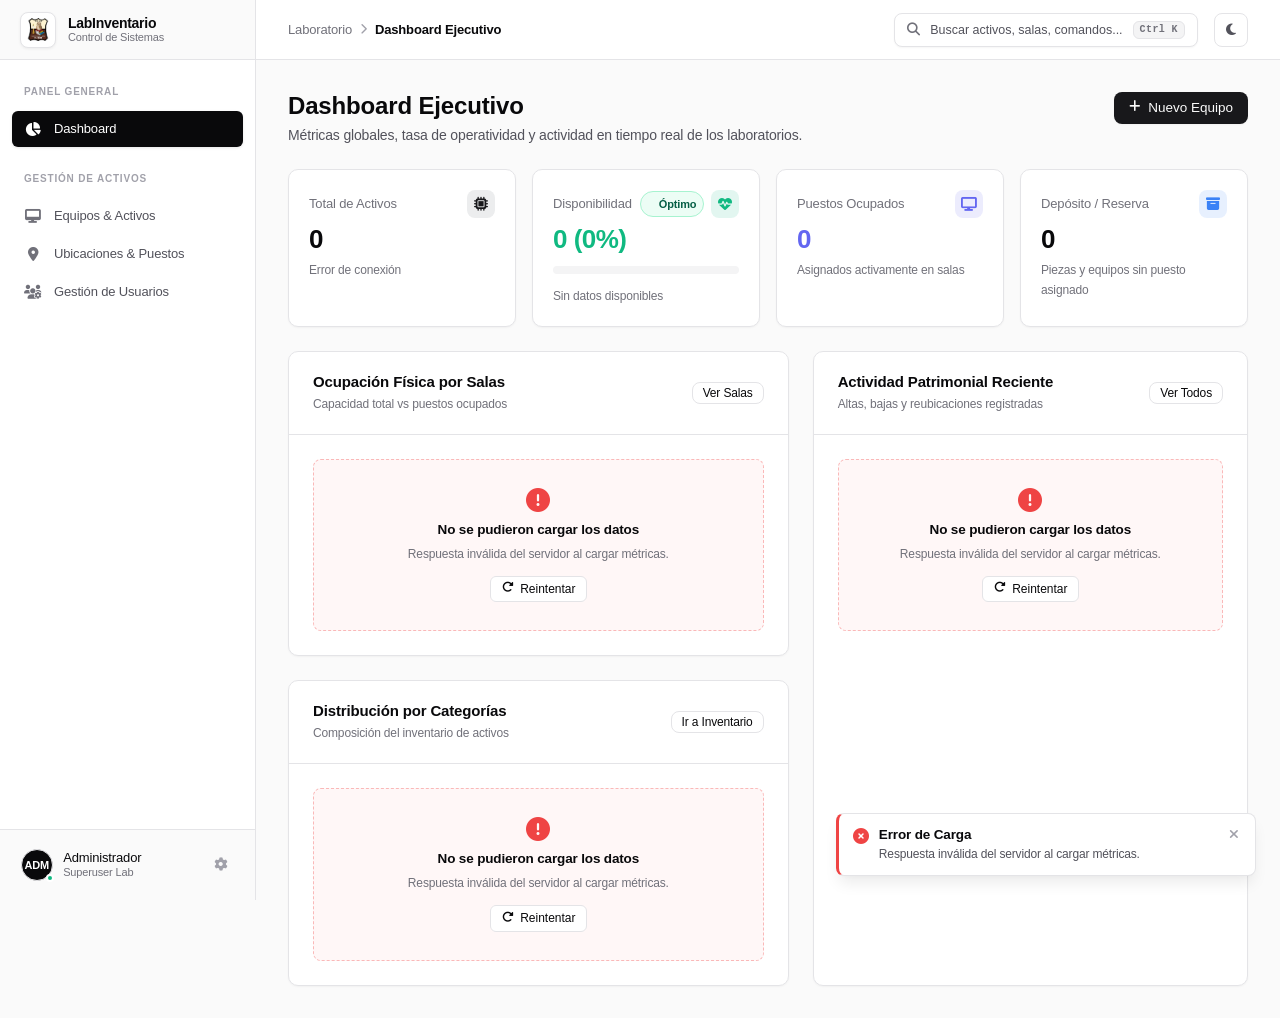
<file: public/index.html>
<!DOCTYPE html>
<html lang="es">
<head>
    <meta charset="UTF-8">
    <meta name="viewport" content="width=device-width, initial-scale=1.0">
    <title>Dashboard Ejecutivo - LabInventario</title>
    <!-- Favicon -->
    <link rel="icon" type="image/png" href="assets/icons/logo.png">
    <link rel="apple-touch-icon" href="assets/icons/logo.png">
        <script>
        (function() {
            const savedTheme = localStorage.getItem('theme');
            const prefersDark = window.matchMedia('(prefers-color-scheme: dark)').matches;
            const theme = savedTheme ? savedTheme : (prefersDark ? 'dark' : 'light');
            document.documentElement.setAttribute('data-theme', theme);
        })();
    </script>
    <link rel="stylesheet" href="css/variables.css">
    <link rel="stylesheet" href="css/layout.css">
    <link rel="stylesheet" href="css/components.css">
    <link rel="stylesheet" href="https://cdnjs.cloudflare.com/ajax/libs/font-awesome/6.5.1/css/all.min.css">
</head>
<body>
        <!-- Sidebar de Navegación -->
        <!-- Sidebar de Navegación Estandarizado -->
        <!-- Sidebar de Navegación Estandarizado -->
    <aside class="sidebar">
    <div class="sidebar-header">
        <div class="brand-logo-box">
            <img src="assets/icons/logo.png" alt="Logo LabInventario" class="brand-logo-img"
                onerror="this.style.display='none'; this.nextElementSibling.style.display='inline-flex';">
            <i class="fa-solid fa-server" style="display: none; color: var(--text-primary); font-size: 14px;"></i>
        </div>
        <div class="brand-text-group">
            <span class="brand-name">LabInventario</span>
            <span class="brand-sub">Control de Sistemas</span>
        </div>
    </div>

    <nav class="sidebar-nav">
        <div class="nav-section">
            <span class="nav-section-title">Panel General</span>
            <a href="index.html" class="nav-link active" id="nav-dashboard">
                <i class="fa-solid fa-chart-pie"></i>
                <span>Dashboard</span>
            </a>
        </div>

        <div class="nav-section">
            <span class="nav-section-title">Gestión de Activos</span>
            <a href="inventario.html" class="nav-link" id="nav-inventario">
                <i class="fa-solid fa-desktop"></i>
                <span>Equipos & Activos</span>
            </a>
            <a href="ubicaciones.html" class="nav-link" id="nav-ubicaciones">
                <i class="fa-solid fa-location-dot"></i>
                <span>Ubicaciones & Puestos</span>
            </a>
            <a href="usuarios.html" class="nav-item" data-role="ADMIN">
                <i class="fa-solid fa-users-gear"></i>
                <span>Gestión de Usuarios</span>
            </a>
        </div>
    </nav>

    <div class="sidebar-footer">
        <div class="user-card-wrapper">
            <div class="user-avatar-status">
                <div class="user-avatar-badge">ADM</div>
                <span class="status-dot-online" title="Conectado"></span>
            </div>
            <div class="user-meta sidebar-user-info">
                <span class="user-name sidebar-user-name">Administrador</span>
                <span class="user-role">Superuser Lab</span>
            </div>
            <button type="button" id="btn-config-sistema" class="sidebar-action-btn" title="Configuración de Sistema" aria-label="Ajustes">
                <i class="fa-solid fa-gear"></i>
            </button>
        </div>
    </div>
</aside>

    <!-- Contenedor Maestro -->
    <div class="main-wrapper">
                <!-- Topbar Estandarizada -->
        <header class="topbar">
            <div class="topbar-left">
                <span class="breadcrumb-root">Laboratorio</span>
                <i class="fa-solid fa-chevron-right breadcrumb-separator"></i>
                <span class="breadcrumb-current">Dashboard Ejecutivo</span>
            </div>
                        <div class="topbar-right">
                <button id="cmd-palette-trigger" class="topbar-search-trigger" title="Buscar en todo el sistema (Ctrl + K)">
                    <i class="fa-solid fa-magnifying-glass"></i>
                    <span class="search-placeholder-text">Buscar activos, salas, comandos...</span>
                    <kbd class="kbd-shortcut">Ctrl K</kbd>
                </button>
                <button id="theme-toggle-btn" class="topbar-icon-btn" title="Cambiar tema de color" aria-label="Cambiar tema">
                    <i class="fa-solid fa-sun"></i>
                </button>
            </div>
        </header>

        <main class="content-area main-content">
            <!-- Encabezado de Página Estandarizado -->
                        <div class="page-header">
                <div class="page-header-content">
                    <h1>Dashboard Ejecutivo</h1>
                    <p>Métricas globales, tasa de operatividad y actividad en tiempo real de los laboratorios.</p>
                </div>
                <div class="page-header-actions">
                    <button id="btn-header-nuevo-equipo" class="btn btn-primary">
                        <i class="fa-solid fa-plus"></i>
                        <span>Nuevo Equipo</span>
                    </button>
                </div>
            </div>

            <!-- 4 Tarjetas Métricas Superiores (KPIs Patrimoniales) -->
            <div class="stats-grid">
                <!-- KPI 1: Total Activos -->
                <div class="stat-card">
                    <div class="stat-header">
                        <span class="stat-title">Total de Activos</span>
                        <div class="stat-icon" style="background: rgba(15, 23, 42, 0.08); color: var(--primary);">
                            <i class="fa-solid fa-microchip"></i>
                        </div>
                    </div>
                    <div id="kpi-total-equipos" class="stat-value">--</div>
                    <span id="kpi-total-desc" class="stat-desc">-- operativos • -- de baja</span>
                </div>

                <!-- KPI 2: Disponibilidad en Depósito / Reserva -->
                <div class="stat-card">
                    <div class="stat-header">
                        <div style="display: flex; align-items: center; gap: 8px;">
                            <span class="stat-title">Disponibilidad</span>
                            <div id="kpi-health-badge" class="stat-badge-health badge-operativo">
                                <span class="pulse-dot"></span>
                                <span id="kpi-health-text">Óptimo</span>
                            </div>
                        </div>
                        <div class="stat-icon" style="background: rgba(16, 185, 129, 0.12); color: #10b981;">
                            <i class="fa-solid fa-heart-pulse"></i>
                        </div>
                    </div>
                    <div id="kpi-tasa-operatividad" class="stat-value" style="color: #10b981;">--</div>
                    <div class="progress-bar-container">
                        <div id="kpi-operatividad-bar" class="progress-bar-fill" style="width: 0%;"></div>
                    </div>
                    <span id="kpi-operatividad-desc" class="stat-desc" style="margin-top: 4px;">-- en almacén de -- operativos</span>
                </div>

                <!-- KPI 3: Puestos Ocupados -->
                <div class="stat-card">
                    <div class="stat-header">
                        <span class="stat-title">Puestos Ocupados</span>
                        <div class="stat-icon" style="background: rgba(99, 102, 241, 0.12); color: #6366f1;">
                            <i class="fa-solid fa-display"></i>
                        </div>
                    </div>
                    <div id="kpi-puestos-ocupados" class="stat-value" style="color: #6366f1;">--</div>
                    <span id="kpi-puestos-desc" class="stat-desc">Asignados activamente en salas</span>
                </div>

                <!-- KPI 4: Equipos en Depósito / Reserva -->
                <div class="stat-card">
                    <div class="stat-header">
                        <span class="stat-title">Depósito / Reserva</span>
                        <div class="stat-icon" style="background: rgba(59, 130, 246, 0.12); color: #3b82f6;">
                            <i class="fa-solid fa-box-archive"></i>
                        </div>
                    </div>
                    <div id="kpi-deposito" class="stat-value">--</div>
                    <span id="kpi-deposito-desc" class="stat-desc">Piezas y equipos sin puesto asignado</span>
                </div>
            </div>

            <!-- Grilla Principal de Análisis (2 Columnas) -->
            <div class="dashboard-grid-two">
                <!-- Columna Izquierda: Ocupación por Salas & Distribución de Categorías -->
                <div style="display: flex; flex-direction: column; gap: 1.5rem;">
                    <!-- Tarjeta 1: Ocupación Física de Salas -->
                    <div class="panel-card">
                        <div class="panel-header">
                            <div>
                                <h3 class="panel-title">Ocupación Física por Salas</h3>
                                <div style="font-size: 12px; color: var(--text-muted); margin-top: 2px;">Capacidad total vs puestos ocupados</div>
                            </div>
                            <a href="ubicaciones.html" class="btn btn-outline" style="padding: 4px 10px; font-size: 12px;">Ver Salas</a>
                        </div>
                        <div id="salas-distribucion-list" class="panel-body">
                            <div style="color: var(--text-muted); font-size: 13px;">Cargando salas...</div>
                        </div>
                    </div>

                    <!-- Tarjeta 2: Distribución por Categorías -->
                    <div class="panel-card">
                        <div class="panel-header">
                            <div>
                                <h3 class="panel-title">Distribución por Categorías</h3>
                                <div style="font-size: 12px; color: var(--text-muted); margin-top: 2px;">Composición del inventario de activos</div>
                            </div>
                            <a href="inventario.html" class="btn btn-outline" style="padding: 4px 10px; font-size: 12px;">Ir a Inventario</a>
                        </div>
                        <div id="categorias-distribucion-list" class="panel-body">
                            <div style="color: var(--text-muted); font-size: 13px;">Cargando categorías...</div>
                        </div>
                    </div>
                </div>

                <!-- Columna Derecha: Línea de Tiempo de Actividad Patrimonial Reciente -->
                <div style="display: flex; flex-direction: column; gap: 1.5rem;">
                    <div class="panel-card" style="height: 100%;">
                        <div class="panel-header">
                            <div>
                                <h3 class="panel-title">Actividad Patrimonial Reciente</h3>
                                <div style="font-size: 12px; color: var(--text-muted); margin-top: 2px;">Altas, bajas y reubicaciones registradas</div>
                            </div>
                            <a href="inventario.html" class="btn btn-outline" style="padding: 4px 10px; font-size: 12px;">Ver Todos</a>
                        </div>
                        <div id="timeline-movimientos-list" class="panel-body">
                            <div style="color: var(--text-muted); font-size: 13px;">Cargando actividad...</div>
                        </div>
                    </div>
                </div>
            </div>
        </main>
    </div>

    <!-- Script de la Vista -->
    <script type="module" src="js/views/dashboard.js"></script>
</body>
</html>
</file>
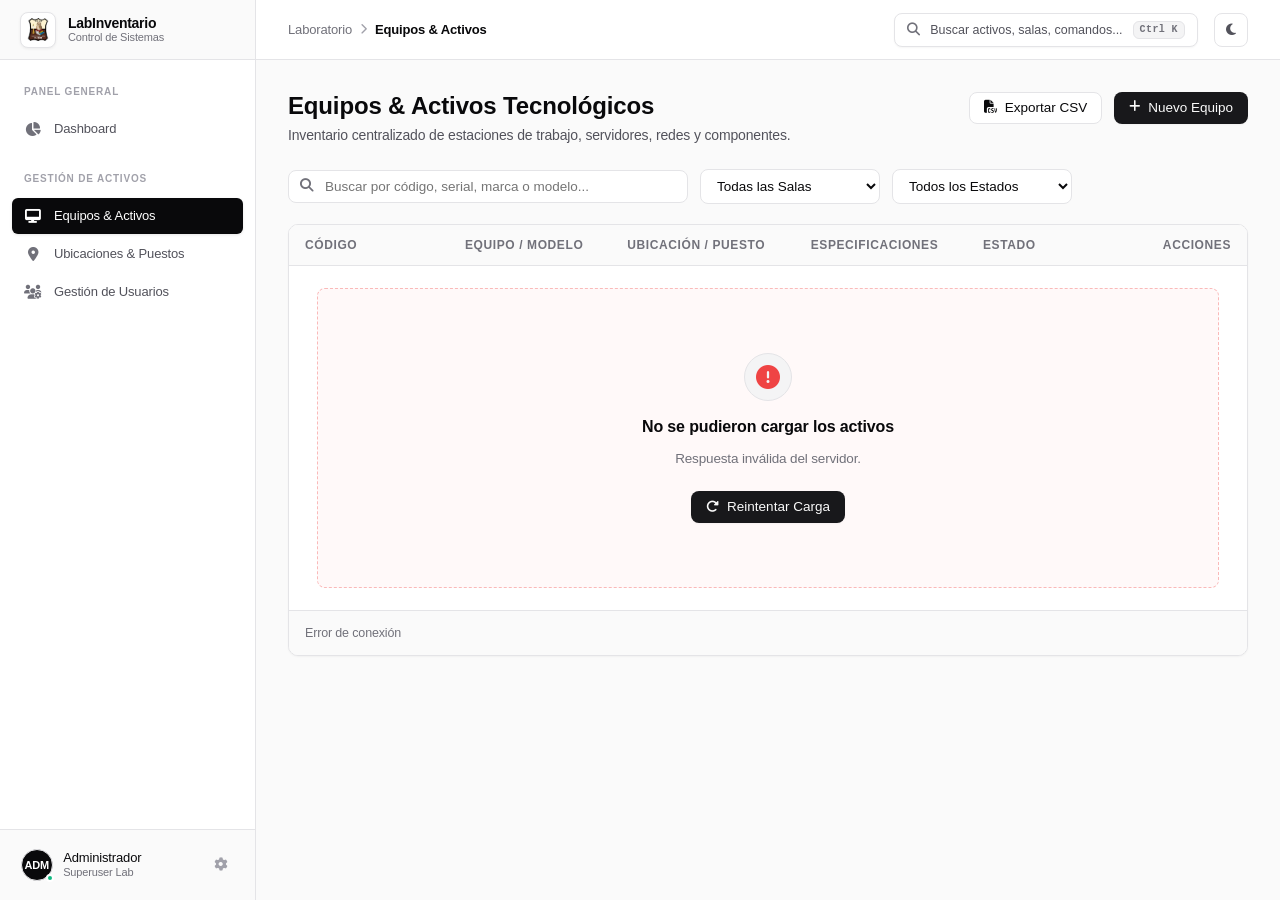
<file: public/inventario.html>
<!DOCTYPE html>
<html lang="es">
<head>
    <meta charset="UTF-8">
    <meta name="viewport" content="width=device-width, initial-scale=1.0">
    <title>Equipos & Activos - Sistema de Inventario Laboratorio</title>
    <!-- Favicon -->
    <link rel="icon" type="image/png" href="assets/icons/logo.png">
    <link rel="apple-touch-icon" href="assets/icons/logo.png">
        <script>
        (function() {
            const savedTheme = localStorage.getItem('theme');
            const prefersDark = window.matchMedia('(prefers-color-scheme: dark)').matches;
            const theme = savedTheme ? savedTheme : (prefersDark ? 'dark' : 'light');
            document.documentElement.setAttribute('data-theme', theme);
        })();
    </script>
    <link rel="stylesheet" href="css/variables.css">
    <link rel="stylesheet" href="css/layout.css">
    <link rel="stylesheet" href="css/components.css">
    <link rel="stylesheet" href="https://cdnjs.cloudflare.com/ajax/libs/font-awesome/6.5.1/css/all.min.css">
</head>
<body>
        <!-- Sidebar de Navegación -->
        <!-- Sidebar de Navegación Estandarizado -->
        <!-- Sidebar de Navegación Estandarizado -->
    <aside class="sidebar">
    <div class="sidebar-header">
        <div class="brand-logo-box">
            <img src="assets/icons/logo.png" alt="Logo LabInventario" class="brand-logo-img"
                onerror="this.style.display='none'; this.nextElementSibling.style.display='inline-flex';">
            <i class="fa-solid fa-server" style="display: none; color: var(--text-primary); font-size: 14px;"></i>
        </div>
        <div class="brand-text-group">
            <span class="brand-name">LabInventario</span>
            <span class="brand-sub">Control de Sistemas</span>
        </div>
    </div>

    <nav class="sidebar-nav">
        <div class="nav-section">
            <span class="nav-section-title">Panel General</span>
            <a href="index.html" class="nav-link" id="nav-dashboard">
                <i class="fa-solid fa-chart-pie"></i>
                <span>Dashboard</span>
            </a>
        </div>

        <div class="nav-section">
            <span class="nav-section-title">Gestión de Activos</span>
            <a href="inventario.html" class="nav-link active" id="nav-inventario">
                <i class="fa-solid fa-desktop"></i>
                <span>Equipos & Activos</span>
            </a>
            <a href="ubicaciones.html" class="nav-link" id="nav-ubicaciones">
                <i class="fa-solid fa-location-dot"></i>
                <span>Ubicaciones & Puestos</span>
            </a>
            <a href="usuarios.html" class="nav-item" data-role="ADMIN">
                <i class="fa-solid fa-users-gear"></i>
                <span>Gestión de Usuarios</span>
            </a>
        </div>
    </nav>

    <div class="sidebar-footer">
        <div class="user-card-wrapper">
            <div class="user-avatar-status">
                <div class="user-avatar-badge">ADM</div>
                <span class="status-dot-online" title="Conectado"></span>
            </div>
            <div class="user-meta sidebar-user-info">
                <span class="user-name sidebar-user-name">Administrador</span>
                <span class="user-role">Superuser Lab</span>
            </div>
            <button type="button" id="btn-config-sistema" class="sidebar-action-btn" title="Configuración de Sistema" aria-label="Ajustes">
                <i class="fa-solid fa-gear"></i>
            </button>
        </div>
    </div>
</aside>

    <!-- Contenedor Maestro -->
    <div class="main-wrapper">
                <!-- Topbar Estandarizada -->
        <header class="topbar">
            <div class="topbar-left">
                <span class="breadcrumb-root">Laboratorio</span>
                <i class="fa-solid fa-chevron-right breadcrumb-separator"></i>
                <span class="breadcrumb-current">Equipos & Activos</span>
            </div>
                        <div class="topbar-right">
                <button id="cmd-palette-trigger" class="topbar-search-trigger" title="Buscar en todo el sistema (Ctrl + K)">
                    <i class="fa-solid fa-magnifying-glass"></i>
                    <span class="search-placeholder-text">Buscar activos, salas, comandos...</span>
                    <kbd class="kbd-shortcut">Ctrl K</kbd>
                </button>
                <button id="theme-toggle-btn" class="topbar-icon-btn" title="Cambiar tema de color" aria-label="Cambiar tema">
                    <i class="fa-solid fa-sun"></i>
                </button>
            </div>
        </header>

                <main class="content-area main-content">
            <!-- Encabezado de Página Estandarizado -->
            <div class="page-header">
                <div class="page-header-content">
                    <h1>Equipos & Activos Tecnológicos</h1>
                    <p>Inventario centralizado de estaciones de trabajo, servidores, redes y componentes.</p>
                </div>
                <div class="page-header-actions">
                    <button id="btn-exportar-inventario" class="btn btn-outline" title="Descargar inventario filtrado en Excel (CSV)">
                        <i class="fa-solid fa-file-csv"></i>
                        <span>Exportar CSV</span>
                    </button>
                    <button id="btn-nuevo-equipo" class="btn btn-primary" title="Registrar un nuevo activo">
                        <i class="fa-solid fa-plus"></i>
                        <span>Nuevo Equipo</span>
                    </button>
                </div>
            </div>

            <!-- Barra de Filtros -->
            <div class="filters-bar">
                <div class="search-input-wrapper">
                    <i class="fa-solid fa-magnifying-glass"></i>
                    <input type="text" id="input-busqueda" class="input-text" placeholder="Buscar por código, serial, marca o modelo...">
                </div>
                <select id="filtro-sala" class="select-input">
                    <option value="">Todas las Salas</option>
                </select>
                <select id="filtro-estado" class="select-input">
                    <option value="">Todos los Estados</option>
                    <option value="OPERATIVO">Operativo</option>
                    <option value="DE_BAJA">De Baja</option>
                </select>
            </div>

            <!-- Tabla de Datos -->
            <div class="table-container">
                <table class="data-table">
                    <thead>
                        <tr>
                            <th style="width: 160px;">Código</th>
                            <th>Equipo / Modelo</th>
                            <th>Ubicación / Puesto</th>
                            <th>Especificaciones</th>
                            <th style="width: 170px;">Estado</th>
                            <th style="width: 110px; text-align: right;">Acciones</th>
                        </tr>
                    </thead>
                    <tbody id="tabla-equipos">
                        <!-- Renderizado dinámico desde inventario.js -->
                    </tbody>
                </table>
                <div id="table-footer" class="table-footer">
                    <span id="counter-equipos">Cargando registros...</span>
                    <div id="pagination-controls" class="pagination-controls"></div>
                </div>
            </div>
        </main>
    </div>

    <!-- Modal Accesible: Nuevo Equipo (Estilo Shadcn UI) -->
    <div id="modal-nuevo-equipo" class="modal-backdrop" role="dialog" aria-modal="true" aria-labelledby="modal-title">
        <div class="modal-card">
            <div class="modal-header">
                <div>
                    <h3 id="modal-title" class="modal-title">Registrar Nuevo Equipo</h3>
                    <p class="modal-description">Ingresa las especificaciones y asigna su puesto en el laboratorio.</p>
                </div>
                <button type="button" id="btn-cerrar-modal" class="btn-icon" aria-label="Cerrar modal"><i class="fa-solid fa-xmark"></i></button>
            </div>

            <form id="form-nuevo-equipo">
                <div class="modal-body">
                    <div id="modal-alert" class="alert-message alert-error"></div>

                    <!-- Sección 1: Datos Principales -->
                    <div class="form-section">
                        <div class="form-section-title">Datos Principales</div>
                        <div class="form-grid-2">
                            <div class="form-group">
                                <label for="input-codigo" class="form-label required">Código Patrimonial</label>
                                <input type="text" id="input-codigo" name="codigo_patrimonial" class="form-input" placeholder="Ej: PAT-PC-004" required>
                            </div>
                            <div class="form-group">
                                <label for="input-serial" class="form-label required">Número de Serie</label>
                                <input type="text" id="input-serial" name="numero_serie" class="form-input" placeholder="Ej: 5CD2348X9Z" required>
                            </div>
                        </div>

                        <div class="form-grid-3">
                            <div class="form-group">
                                <label for="select-categoria" class="form-label required">Categoría</label>
                                <select id="select-categoria" name="categoria" class="form-select" required>
                                    <option value="PC_ESCRITORIO">PC de Escritorio</option>
                                    <option value="ALL_IN_ONE">All-in-One</option>
                                    <option value="MONITOR">Monitor</option>
                                    <option value="NETWORKING">Networking (Switch/Router)</option>
                                    <option value="PROYECTOR">Proyector</option>
                                    <option value="PERIFERICO">Periférico</option>
                                    <option value="COMPONENTE_INTERNO">Componente Interno</option>
                                </select>
                            </div>
                            <div class="form-group">
                                <label for="input-marca" class="form-label required">Marca</label>
                                <input type="text" id="input-marca" name="marca" class="form-input" placeholder="Ej: HP, Dell, Lenovo" required>
                            </div>
                            <div class="form-group">
                                <label for="input-modelo" class="form-label required">Modelo</label>
                                <input type="text" id="input-modelo" name="modelo" class="form-input" placeholder="Ej: ProDesk 400 G6" required>
                            </div>
                        </div>

                        <div class="form-grid-2">
                            <div class="form-group">
                                <label for="select-modal-estado" class="form-label required">Estado Inicial</label>
                                <select id="select-modal-estado" name="estado" class="form-select" required>
                                    <option value="OPERATIVO" selected>Operativo</option>
                                    <option value="DE_BAJA">De Baja</option>
                                </select>
                            </div>
                            <div class="form-group">
                                <label for="input-fecha-ingreso" class="form-label">Fecha de Ingreso</label>
                                <input type="date" id="input-fecha-ingreso" name="fecha_ingreso" class="form-input">
                            </div>
                        </div>
                    </div>

                    <!-- Sección 2: Ubicación y Puesto -->
                    <div class="form-section">
                        <div class="form-section-title">Ubicación y Puesto Asignado</div>
                        <div class="form-grid-2">
                            <div class="form-group">
                                <label for="select-sala" class="form-label required">Sala / Laboratorio</label>
                                <select id="select-sala" name="sala_id" class="form-select" required>
                                    <option value="">Selecciona una sala...</option>
                                </select>
                            </div>
                            <div class="form-group">
                                <label for="select-puesto" class="form-label">Puesto Disponible</label>
                                <select id="select-puesto" name="puesto_id" class="form-select" disabled>
                                    <option value="">Selecciona primero una sala</option>
                                </select>
                            </div>
                        </div>
                    </div>

                    <!-- Sección 3: Especificaciones Técnicas -->
                    <div class="form-section">
                        <div class="form-section-title">Especificaciones de Hardware y Red (Opcional)</div>
                        <div class="form-grid-3">
                            <div class="form-group">
                                <label for="input-cpu" class="form-label">Procesador (CPU)</label>
                                <input type="text" id="input-cpu" name="cpu" class="form-input" placeholder="Ej: Core i5-10500">
                            </div>
                            <div class="form-group">
                                <label for="input-ram" class="form-label">Memoria RAM (GB)</label>
                                <input type="number" id="input-ram" name="ram_gb" class="form-input" min="1" max="512" placeholder="Ej: 16">
                            </div>
                            <div class="form-group">
                                <label for="input-disco" class="form-label">Almacenamiento</label>
                                <input type="text" id="input-disco" name="almacenamiento" class="form-input" placeholder="Ej: 512 GB SSD NVMe">
                            </div>
                        </div>

                        <div class="form-grid-2">
                            <div class="form-group">
                                <label for="input-ip" class="form-label">Dirección IP Asignada</label>
                                <input type="text" id="input-ip" name="ip_asignada" class="form-input" placeholder="Ej: 192.168.10.25">
                            </div>
                            <div class="form-group">
                                <label for="input-mac" class="form-label">Dirección MAC</label>
                                <input type="text" id="input-mac" name="mac_address" class="form-input" placeholder="Ej: AA:BB:CC:11:22:33">
                            </div>
                        </div>
                    </div>

                    <!-- Sección 4: Notas -->
                    <div class="form-section">
                        <div class="form-group">
                            <label for="input-notas" class="form-label">Notas u Observaciones</label>
                            <textarea id="input-notas" name="notas" class="form-textarea" placeholder="Detalles adicionales sobre el activo..."></textarea>
                        </div>
                    </div>
                </div>

                <div class="modal-footer">
                    <button type="button" id="btn-cancelar-modal" class="btn btn-outline" data-modal-close>Cancelar</button>
                    <button type="submit" id="btn-guardar-equipo" class="btn btn-primary">Registrar Equipo</button>
                </div>
            </form>
        </div>
    </div>

    
    
    
    <!-- Modal: Editar Equipo (#modal-editar-equipo) -->
    <div id="modal-editar-equipo" class="modal-backdrop" role="dialog" aria-modal="true" aria-labelledby="modal-edit-title">
        <div class="modal-card">
            <div class="modal-header">
                <div>
                    <h3 id="modal-edit-title" class="modal-title">Editar Ficha del Activo</h3>
                    <p class="modal-description">Actualiza las especificaciones, ubicación o estado del equipo.</p>
                </div>
                <button type="button" id="btn-cerrar-edit" class="btn-icon" aria-label="Cerrar modal"><i class="fa-solid fa-xmark"></i></button>
            </div>

            <form id="form-editar-equipo">
                <input type="hidden" id="edit-equipo-id" name="id">
                <div class="modal-body">
                    <div id="modal-edit-alert" class="alert-message alert-error"></div>

                    <!-- Datos Principales -->
                    <div class="form-section">
                        <div class="form-section-title">Datos Principales</div>
                        <div class="form-grid-2">
                            <div class="form-group">
                                <label for="edit-codigo" class="form-label required">Código Patrimonial</label>
                                <input type="text" id="edit-codigo" name="codigo_patrimonial" class="form-input" required>
                            </div>
                            <div class="form-group">
                                <label for="edit-serial" class="form-label required">Número de Serie</label>
                                <input type="text" id="edit-serial" name="numero_serie" class="form-input" required>
                            </div>
                        </div>

                        <div class="form-grid-3">
                            <div class="form-group">
                                <label for="edit-categoria" class="form-label required">Categoría</label>
                                <select id="edit-categoria" name="categoria" class="form-select" required>
                                    <option value="PC_ESCRITORIO">PC de Escritorio</option>
                                    <option value="ALL_IN_ONE">All-in-One</option>
                                    <option value="MONITOR">Monitor</option>
                                    <option value="NETWORKING">Networking (Switch/Router)</option>
                                    <option value="PROYECTOR">Proyector</option>
                                    <option value="PERIFERICO">Periférico</option>
                                    <option value="COMPONENTE_INTERNO">Componente Interno</option>
                                </select>
                            </div>
                            <div class="form-group">
                                <label for="edit-marca" class="form-label required">Marca</label>
                                <input type="text" id="edit-marca" name="marca" class="form-input" required>
                            </div>
                            <div class="form-group">
                                <label for="edit-modelo" class="form-label required">Modelo</label>
                                <input type="text" id="edit-modelo" name="modelo" class="form-input" required>
                            </div>
                        </div>

                        <div class="form-grid-2">
                            <div class="form-group">
                                <label for="edit-estado" class="form-label required">Estado Actual</label>
                                <select id="edit-estado" name="estado" class="form-select" required>
                                    <option value="OPERATIVO">Operativo</option>
                                    <option value="DE_BAJA">De Baja</option>
                                </select>
                            </div>
                            <div class="form-group">
                                <label for="edit-fecha-ingreso" class="form-label">Fecha de Ingreso</label>
                                <input type="date" id="edit-fecha-ingreso" name="fecha_ingreso" class="form-input">
                            </div>
                        </div>
                    </div>

                    <!-- Ubicación y Puesto -->
                    <div class="form-section">
                        <div class="form-section-title">Ubicación y Puesto Asignado</div>
                        <div class="form-grid-2">
                            <div class="form-group">
                                <label for="edit-select-sala" class="form-label required">Sala / Laboratorio</label>
                                <select id="edit-select-sala" name="sala_id" class="form-select" required>
                                    <option value="">Selecciona una sala...</option>
                                </select>
                            </div>
                            <div class="form-group">
                                <label for="edit-select-puesto" class="form-label">Puesto Físico</label>
                                <select id="edit-select-puesto" name="puesto_id" class="form-select">
                                    <option value="">Sin puesto fijo (Mesa general)</option>
                                </select>
                            </div>
                        </div>
                    </div>

                    <!-- Especificaciones -->
                    <div class="form-section">
                        <div class="form-section-title">Especificaciones Técnicas</div>
                        <div class="form-grid-3">
                            <div class="form-group">
                                <label for="edit-cpu" class="form-label">Procesador (CPU)</label>
                                <input type="text" id="edit-cpu" name="cpu" class="form-input">
                            </div>
                            <div class="form-group">
                                <label for="edit-ram" class="form-label">RAM (GB)</label>
                                <input type="number" id="edit-ram" name="ram_gb" class="form-input" min="1" max="512">
                            </div>
                            <div class="form-group">
                                <label for="edit-disco" class="form-label">Almacenamiento</label>
                                <input type="text" id="edit-disco" name="almacenamiento" class="form-input">
                            </div>
                        </div>

                        <div class="form-grid-2">
                            <div class="form-group">
                                <label for="edit-ip" class="form-label">Dirección IP</label>
                                <input type="text" id="edit-ip" name="ip_asignada" class="form-input">
                            </div>
                            <div class="form-group">
                                <label for="edit-mac" class="form-label">Dirección MAC</label>
                                <input type="text" id="edit-mac" name="mac_address" class="form-input">
                            </div>
                        </div>
                    </div>

                    <!-- Notas -->
                    <div class="form-section">
                        <div class="form-group">
                            <label for="edit-notas" class="form-label">Notas u Observaciones</label>
                            <textarea id="edit-notas" name="notas" class="form-textarea"></textarea>
                        </div>
                    </div>
                </div>

                <div class="modal-footer">
                    <button type="button" id="btn-cancelar-edit" class="btn btn-outline" data-modal-close>Cancelar</button>
                    <button type="submit" id="btn-guardar-edit" class="btn btn-primary">Guardar Cambios</button>
                </div>
            </form>
        </div>
    </div>

    <!-- Modal: Confirmar Baja Lógica (#modal-confirmar-baja) -->
    <div id="modal-confirmar-baja" class="modal-backdrop" role="dialog" aria-modal="true" aria-labelledby="modal-baja-title">
        <div class="modal-card" style="max-width: 480px;">
            <div class="modal-header" style="border-bottom: 1px solid #fee2e2; background-color: #fef2f2;">
                <div style="display: flex; align-items: center; gap: 10px;">
                    <div style="width: 32px; height: 32px; border-radius: 50%; background: #fee2e2; color: #dc2626; display: flex; align-items: center; justify-content: center;">
                        <i class="fa-solid fa-triangle-exclamation" style="font-size: 15px;"></i>
                    </div>
                    <div>
                        <h3 id="modal-baja-title" class="modal-title" style="color: #991b1b;">Desincorporar Activo</h3>
                        <p class="modal-description" style="color: #b91c1c;">Esta acción cambiará el estado del equipo a DE BAJA.</p>
                    </div>
                </div>
                <button type="button" id="btn-cerrar-baja" class="btn-icon" aria-label="Cerrar modal"><i class="fa-solid fa-xmark"></i></button>
            </div>

            <form id="form-confirmar-baja">
                <input type="hidden" id="baja-equipo-id" name="id">
                <div class="modal-body" style="gap: 1rem;">
                    <div style="font-size: 13.5px; line-height: 1.5; color: var(--text-secondary);">
                        ¿Estás seguro de dar de baja el activo <strong id="baja-equipo-codigo" style="color: var(--text-primary);">PAT-PC-000</strong>?
                        <br><br>
                        El equipo pasará a estado <strong>DE BAJA</strong> y su <strong>puesto físico asignado quedará liberado inmediatamente</strong> para que otro activo pueda ocuparlo.
                    </div>

                    <div class="form-group">
                        <label for="baja-motivo" class="form-label">Motivo de la desincorporación (Opcional)</label>
                        <textarea id="baja-motivo" name="motivo" class="form-textarea" placeholder="Ej: Daño en placa madre irreparable, fin de ciclo de vida útil..." style="min-height: 70px;"></textarea>
                    </div>
                </div>

                <div class="modal-footer">
                    <button type="button" id="btn-cancelar-baja" class="btn btn-outline">Cancelar</button>
                    <button type="submit" id="btn-dar-baja" data-role="ADMIN" class="btn btn-danger"><i class="fa-solid fa-ban"></i><span>Confirmar Desincorporación</span></button>
                </div>
            </form>
        </div>
    </div>

    <!-- Modal: Ficha Técnica Detallada y Hoja de Vida Patrimonial -->
    <div id="modal-detalle-equipo" class="modal-backdrop" role="dialog" aria-modal="true" aria-labelledby="detalle-titulo-codigo">
        <div class="modal-card" style="max-width: 720px;">
            <div class="modal-header">
                <div style="display: flex; align-items: center; gap: 12px; flex-wrap: wrap;">
                    <span id="detalle-codigo" class="cell-code" style="font-size: 16px; padding: 4px 10px;">PAT-PC-000</span>
                    <span id="detalle-categoria-tag" class="cat-tag">PC ESCRITORIO</span>
                    <div id="detalle-badge-estado"></div>
                </div>
                <button type="button" id="btn-cerrar-detalle" class="btn-icon" aria-label="Cerrar modal"><i class="fa-solid fa-xmark"></i></button>
            </div>

            <div class="modal-body">
                <!-- Título y Marca/Modelo -->
                <div style="display: flex; justify-content: space-between; align-items: flex-start; flex-wrap: wrap; gap: 8px;">
                    <div>
                        <h2 id="detalle-nombre-modelo" style="font-size: 18px; font-weight: 700; color: var(--text-primary);">HP ProDesk 400 G6</h2>
                        <div id="detalle-serial" style="font-size: 13px; color: var(--text-muted); margin-top: 2px;">Serial: 5CD2348X1Q</div>
                    </div>
                    <div style="text-align: right;">
                        <div id="detalle-sala-nombre" style="font-size: 13.5px; font-weight: 600; color: var(--brand-blue);">Laboratorio 1 - Programación</div>
                        <div id="detalle-puesto-nombre" style="font-size: 12px; color: var(--text-secondary); margin-top: 2px;">Puesto: LAB1-P01</div>
                    </div>
                </div>

                <!-- Bloque 1: Grid de Especificaciones de Hardware -->
                <div class="form-section">
                    <div class="form-section-title">Especificaciones de Hardware & Conectividad</div>
                    <div class="spec-box-grid">
                        <div class="spec-box">
                            <span class="spec-box-label"><i class="fa-solid fa-microchip"></i> Procesador / CPU</span>
                            <span id="detalle-spec-cpu" class="spec-box-value">Intel Core i5-10500</span>
                        </div>
                        <div class="spec-box">
                            <span class="spec-box-label"><i class="fa-solid fa-memory"></i> Memoria RAM</span>
                            <span id="detalle-spec-ram" class="spec-box-value">16 GB</span>
                        </div>
                        <div class="spec-box">
                            <span class="spec-box-label"><i class="fa-solid fa-hard-drive"></i> Almacenamiento / Disco</span>
                            <span id="detalle-spec-disco" class="spec-box-value">512 GB SSD NVMe</span>
                        </div>
                        <div class="spec-box">
                            <span class="spec-box-label"><i class="fa-solid fa-network-wired"></i> Dirección IP / Red</span>
                            <span id="detalle-spec-ip" class="spec-box-value">192.168.10.21</span>
                        </div>
                        <div class="spec-box">
                            <span class="spec-box-label"><i class="fa-solid fa-ethernet"></i> Dirección MAC</span>
                            <span id="detalle-spec-mac" class="spec-box-value">A0:B3:CC:11:22:33</span>
                        </div>
                        <div class="spec-box">
                            <span class="spec-box-label"><i class="fa-solid fa-calendar-days"></i> Fecha de Ingreso</span>
                            <span id="detalle-spec-fecha" class="spec-box-value">2024-01-15</span>
                        </div>
                    </div>
                </div>

                <!-- Bloque 2: Notas / Observaciones -->
                <div class="form-section" id="detalle-bloque-notas">
                    <div class="form-section-title">Notas u Observaciones del Activo</div>
                    <div id="detalle-notas" style="font-size: 13px; color: var(--text-secondary); background: var(--bg-muted); padding: 10px 14px; border-radius: var(--radius-md); border: 1px solid var(--border-color);">
                        Sin notas adicionales.
                    </div>
                </div>

                <!-- Bloque 3: Trazabilidad & Hoja de Vida del Activo -->
                <div class="form-section" id="seccion-trazabilidad">
                    <div style="display: flex; justify-content: space-between; align-items: center; margin-bottom: 0.75rem;">
                        <div class="form-section-title" style="margin-bottom: 0;">Trazabilidad & Hoja de Vida del Activo</div>
                        <span style="font-size: 11.5px; color: var(--text-muted); font-weight: 500;">Historial cronológico unificado</span>
                    </div>

                    <!-- Línea de Tiempo Vertical Unificada -->
                    <div id="detalle-timeline-container" class="timeline-vertical">
                        <div class="timeline-empty">
                            <i class="fa-solid fa-spinner fa-spin" style="margin-right: 6px;"></i>
                            Cargando trazabilidad y hoja de vida...
                        </div>
                    </div>

                    <!-- Contenedor oculto para compatibilidad con scripts existentes -->
                    <div id="detalle-historial-container" style="display: none;"></div>
                </div>
            </div>

            <div class="modal-footer" style="display: flex; justify-content: flex-end; align-items: center; flex-wrap: wrap; gap: 8px;">
                <div style="display: flex; gap: 8px; align-items: center;">
                    <button type="button" id="btn-imprimir-acta" class="btn btn-outline">
                        <i class="fa-solid fa-print"></i>
                        <span>Imprimir Acta Oficial</span>
                    </button>
                    <button type="button" id="btn-detalle-abrir-qr" class="btn btn-outline"><i class="fa-solid fa-qrcode"></i><span>Ver Código QR</span></button>
                    <button type="button" id="btn-cerrar-detalle-pie" class="btn btn-primary"><i class="fa-solid fa-check"></i><span>Cerrar</span></button>
                </div>
            </div>
        </div>
    </div>

    <div id="modal-etiqueta-qr" class="modal-backdrop" role="dialog" aria-modal="true" aria-labelledby="qr-modal-title">
        <div class="modal-card" style="max-width: 440px;">
            <div class="modal-header">
                <div>
                    <h3 id="qr-modal-title" class="modal-title">Etiqueta Patrimonial de Activo</h3>
                    <p class="modal-description">Código QR escaneable para identificación física del equipo.</p>
                </div>
                <button type="button" id="btn-cerrar-qr" class="btn-icon" aria-label="Cerrar modal"><i class="fa-solid fa-xmark"></i></button>
            </div>

            <div class="modal-body">
                <!-- Tarjeta de Etiqueta Imprimible -->
                <div id="printable-tag" class="qr-tag-preview">
                    <div class="qr-tag-header">LABORATORIO DE COMPUTACIÓN · CONTROL PATRIMONIAL</div>
                    
                    <div class="qr-tag-canvas-box">
                        <div id="qr-canvas-wrapper"></div>
                    </div>

                    <div id="qr-label-codigo" class="qr-tag-code">PAT-PC-000</div>

                    <div class="qr-tag-details">
                        <div id="qr-label-modelo" style="font-weight: 600; color: #0f172a;">HP ProDesk 400 G6</div>
                        <div id="qr-label-serial" style="color: #64748b; font-size: 11.5px; margin-top: 2px;">S/N: 5CD2348X1Q</div>
                        <div id="qr-label-ubicacion" style="color: #2563eb; font-weight: 500; font-size: 11.5px; margin-top: 4px;">Laboratorio 1 - Programación</div>
                    </div>
                </div>
            </div>

            <div class="modal-footer" style="display: flex; justify-content: space-between; align-items: center; gap: 8px;">
                <button type="button" id="btn-imprimir-acta-directa" class="btn btn-outline" title="Generar acta / ficha técnica oficial en PDF">
                    <i class="fa-solid fa-file-lines"></i>
                    <span>Ficha Oficial (Acta)</span>
                </button>
                <div style="display: flex; gap: 8px;">
                    <button type="button" id="btn-cancelar-qr" class="btn btn-outline">Cerrar</button>
                    <button type="button" id="btn-imprimir-qr" class="btn btn-primary"><i class="fa-solid fa-print"></i><span>Imprimir Etiqueta</span></button>
                </div>
            </div>
        </div>
    </div>

    <script src="js/libs/qrcode.min.js"></script>
    <!-- Script de la Vista -->
    <script type="module" src="js/views/inventario.js"></script>
</body>
</html>
</file>
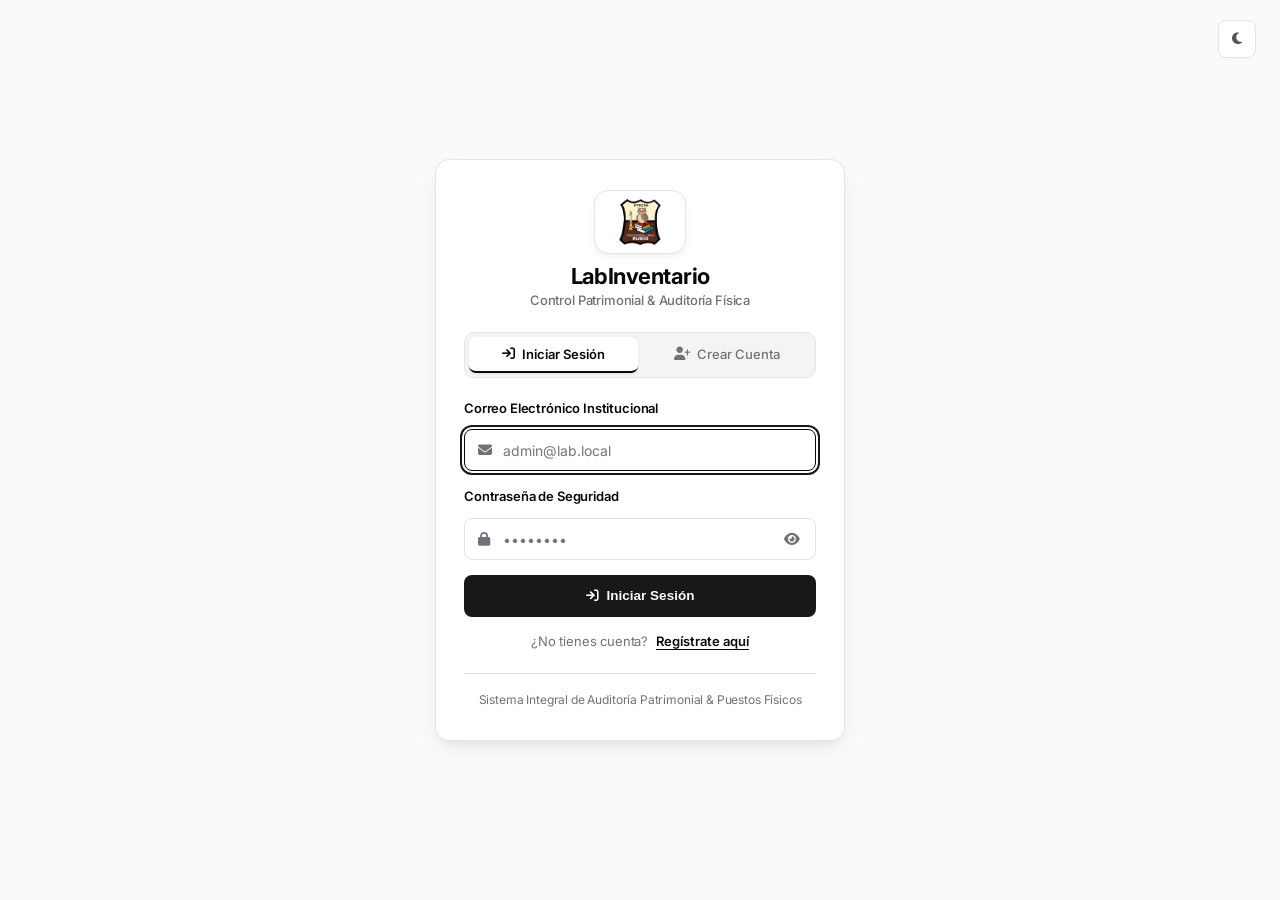
<file: public/login.html>
<!DOCTYPE html>
<html lang="es" data-theme="light">

<head>
    <meta charset="UTF-8">
    <meta name="viewport" content="width=device-width, initial-scale=1.0">
    <title>Iniciar Sesión | LabInventario - Control Patrimonial</title>
    <!-- Favicon -->
    <link rel="icon" type="image/png" href="assets/icons/logo.png">
    <link rel="apple-touch-icon" href="assets/icons/logo.png">
    <meta name="description"
        content="Acceso seguro al Sistema de Gestión de Inventario, Control Patrimonial y Auditoría Física de Laboratorios.">

    <!-- Anti-FOUC Theme Initialization Script -->
    <script>
        (function () {
            const savedTheme = localStorage.getItem('theme');
            const prefersDark = window.matchMedia('(prefers-color-scheme: dark)').matches;
            const theme = savedTheme ? savedTheme : (prefersDark ? 'dark' : 'light');
            document.documentElement.setAttribute('data-theme', theme);
        })();
    </script>

    <!-- Google Fonts Inter -->
    <link rel="preconnect" href="https://fonts.googleapis.com">
    <link rel="preconnect" href="https://fonts.gstatic.com" crossorigin>
    <link href="https://fonts.googleapis.com/css2?family=Inter:wght@400;500;600;700&display=swap" rel="stylesheet">

    <!-- FontAwesome 6 Icons (v6.5.1) -->
    <link rel="stylesheet" href="https://cdnjs.cloudflare.com/ajax/libs/font-awesome/6.5.1/css/all.min.css">

    <!-- Design Tokens & Component Styles -->
    <link rel="stylesheet" href="css/variables.css">
    <link rel="stylesheet" href="css/components.css">
    <link rel="stylesheet" href="css/layout.css">

    <style>
        body {
            margin: 0;
            padding: 0;
            min-height: 100vh;
            display: flex;
            align-items: center;
            justify-content: center;
            background-color: var(--bg-app);
            color: var(--text-primary);
            font-family: var(--font-family, 'Inter', sans-serif);
            position: relative;
            box-sizing: border-box;
        }

        .login-topbar {
            position: absolute;
            top: 20px;
            right: 24px;
            display: flex;
            align-items: center;
            gap: 12px;
            z-index: 10;
        }

        .login-wrapper {
            width: 100%;
            max-width: 450px;
            padding: 20px;
            box-sizing: border-box;
        }

        .login-card,
        .card-auth {
            background: var(--bg-surface);
            border: 1px solid var(--border-color);
            border-radius: 14px;
            padding: 30px 28px;
            box-shadow: 0 10px 25px -5px rgba(0, 0, 0, 0.08), 0 8px 10px -6px rgba(0, 0, 0, 0.05);
            transition: border-color 0.2s ease, box-shadow 0.2s ease;
        }

        .login-brand-header {
            text-align: center;
            margin-bottom: 22px;
        }

        .brand-icon-wrapper,
        .login-brand-wrapper {
            display: inline-flex;
            align-items: center;
            justify-content: center;
            padding: 8px 14px;
            border-radius: 14px;
            background: var(--bg-surface);
            border: 1px solid var(--border-color);
            margin-bottom: 12px;
            box-shadow: 0 4px 12px -2px rgba(0, 0, 0, 0.06), 0 2px 4px -2px rgba(0, 0, 0, 0.04);
            transition: all 0.2s ease;
        }

        .login-brand-logo {
            max-height: 46px;
            width: auto;
            object-fit: contain;
            display: block;
        }

        [data-theme="dark"] .brand-icon-wrapper,
        [data-theme="dark"] .login-brand-wrapper {
            background: rgba(255, 255, 255, 0.05);
            border-color: rgba(255, 255, 255, 0.12);
            box-shadow: 0 4px 16px rgba(0, 0, 0, 0.25);
        }

        .brand-title {
            font-size: 1.375rem;
            font-weight: 700;
            letter-spacing: -0.025em;
            color: var(--text-primary);
            margin: 0;
            display: flex;
            align-items: center;
            justify-content: center;
            gap: 8px;
        }

        .brand-subtitle {
            font-size: 0.8125rem;
            color: var(--text-muted);
            margin-top: 4px;
            font-weight: 500;
        }

        /* Pestañas Shadcn Zinc */
        .auth-mode-tabs {
            display: grid;
            grid-template-columns: 1fr 1fr;
            gap: 4px;
            background: var(--bg-muted);
            border: 1px solid var(--border-color);
            border-radius: 10px;
            padding: 4px;
            margin-bottom: 20px;
        }

        .auth-mode-tab {
            height: 36px;
            border: none;
            border-bottom: 2px solid transparent;
            border-radius: 7px;
            background: transparent;
            color: var(--text-muted);
            font-size: 0.8125rem;
            font-weight: 500;
            font-family: inherit;
            cursor: pointer;
            display: flex;
            align-items: center;
            justify-content: center;
            gap: 7px;
            transition: background-color 0.18s ease, color 0.18s ease, box-shadow 0.18s ease, border-color 0.18s ease;
        }

        .auth-mode-tab:hover:not(.active) {
            color: var(--text-primary);
            background: rgba(113, 113, 122, 0.08);
        }

        .auth-mode-tab.active {
            background: var(--bg-surface);
            color: var(--text-primary);
            font-weight: 600;
            border-bottom-color: var(--text-primary);
            box-shadow: 0 1px 3px rgba(0, 0, 0, 0.08);
        }

        /* Viewport de Paneles con Transición Suave */
        .auth-panels-viewport {
            position: relative;
            min-height: 245px;
            transition: min-height 0.22s cubic-bezier(0.16, 1, 0.3, 1);
        }

        .auth-panel {
            animation: authPanelFadeIn 0.22s cubic-bezier(0.16, 1, 0.3, 1) forwards;
        }

        @keyframes authPanelFadeIn {
            from {
                opacity: 0;
                transform: translateY(4px);
            }
            to {
                opacity: 1;
                transform: translateY(0);
            }
        }

        /* Alerta Inline de Estado / Error */
        .auth-inline-alert {
            display: none;
            align-items: center;
            gap: 8px;
            padding: 10px 12px;
            border-radius: 8px;
            font-size: 0.78125rem;
            font-weight: 500;
            margin-bottom: 16px;
            line-height: 1.4;
        }

        .auth-inline-alert.error {
            display: flex;
            background: rgba(239, 68, 68, 0.1);
            border: 1px solid rgba(239, 68, 68, 0.3);
            color: #ef4444;
        }

        .auth-inline-alert.success {
            display: flex;
            background: rgba(16, 185, 129, 0.1);
            border: 1px solid rgba(16, 185, 129, 0.3);
            color: #10b981;
        }

        .form-group {
            margin-bottom: 15px;
        }

        .form-label {
            display: block;
            font-size: 0.8125rem;
            font-weight: 600;
            margin-bottom: 6px;
            color: var(--text-primary);
        }

        .input-icon-wrapper {
            position: relative;
            display: flex;
            align-items: center;
        }

        .input-icon-wrapper i.lead-icon {
            position: absolute;
            left: 14px;
            color: var(--text-muted);
            font-size: 14px;
            pointer-events: none;
            transition: color 0.15s ease;
        }

        .input-icon-wrapper input {
            width: 100%;
            height: 42px;
            padding: 0 40px 0 38px;
            background: var(--bg-surface);
            border: 1px solid var(--border-color);
            border-radius: 8px;
            color: var(--text-primary);
            font-size: 0.875rem;
            font-family: inherit;
            box-sizing: border-box;
            transition: border-color 0.15s ease, box-shadow 0.15s ease;
        }

        .input-icon-wrapper input:focus {
            outline: none;
            border-color: var(--text-primary);
            box-shadow: 0 0 0 2px var(--bg-surface), 0 0 0 4px var(--border-focus, #18181b);
        }

        .input-icon-wrapper input.input-error {
            border-color: #ef4444 !important;
            box-shadow: 0 0 0 2px rgba(239, 68, 68, 0.15) !important;
        }

        .input-icon-wrapper input.input-valid {
            border-color: #10b981;
        }

        .field-feedback {
            display: none;
            align-items: center;
            gap: 5px;
            font-size: 0.72rem;
            margin-top: 5px;
            font-weight: 500;
        }

        .field-feedback.error {
            display: flex;
            color: #ef4444;
        }

        .field-feedback.valid {
            display: flex;
            color: #10b981;
        }

        /* Botón Ojo Mostrar/Ocultar Contraseña */
        .toggle-password-btn {
            position: absolute;
            right: 10px;
            background: transparent;
            border: none;
            color: var(--text-muted);
            cursor: pointer;
            padding: 6px;
            font-size: 14px;
            border-radius: 6px;
            display: inline-flex;
            align-items: center;
            justify-content: center;
            transition: color 0.15s ease, background-color 0.15s ease;
        }

        .toggle-password-btn:hover {
            color: var(--text-primary);
            background: var(--bg-muted);
        }

        /* Indicador de Fortaleza de Contraseña (3 Segmentos) */
        .password-strength-box {
            margin-top: 8px;
        }

        .strength-bars {
            display: grid;
            grid-template-columns: repeat(3, 1fr);
            gap: 6px;
            margin-bottom: 5px;
        }

        .strength-segment {
            height: 4px;
            border-radius: 9999px;
            background: var(--border-color);
            transition: background-color 0.2s ease;
        }

        .strength-segment.weak {
            background-color: #ef4444;
        }

        .strength-segment.medium {
            background-color: #f59e0b;
        }

        .strength-segment.strong {
            background-color: #10b981;
        }

        .strength-meta {
            display: flex;
            align-items: center;
            justify-content: space-between;
            font-size: 0.71875rem;
            color: var(--text-muted);
        }

        .strength-label {
            font-weight: 600;
            transition: color 0.2s ease;
        }

        .auth-switch-prompt {
            margin-top: 14px;
            text-align: center;
            font-size: 0.8125rem;
            color: var(--text-muted);
        }

        .auth-switch-link {
            background: none;
            border: none;
            padding: 0;
            margin-left: 4px;
            color: var(--text-primary);
            font-weight: 600;
            font-size: 0.8125rem;
            font-family: inherit;
            cursor: pointer;
            text-decoration: underline;
            text-underline-offset: 3px;
        }

        .auth-switch-link:hover {
            opacity: 0.8;
        }

        .login-footer-info {
            text-align: center;
            font-size: 0.75rem;
            color: var(--text-muted);
            margin-top: 22px;
            padding-top: 16px;
            border-top: 1px solid var(--border-color);
        }
    </style>
</head>

<body>

    <!-- Control de Tema Flotante -->
    <div class="login-topbar">
        <button id="theme-toggle" type="button" class="btn-icon" aria-label="Cambiar tema de color"
            title="Alternar Modo Claro / Oscuro"
            style="width: 38px; height: 38px; border-radius: 8px; border: 1px solid var(--border-color); background: var(--bg-surface); cursor: pointer; color: var(--text-secondary); display: flex; align-items: center; justify-content: center;">
            <i class="fa-solid fa-moon"></i>
        </button>
    </div>

    <!-- Contenedor Principal de Login / Registro -->
    <div class="login-wrapper">
        <div class="login-card card-auth" id="card-auth">

            <!-- Branding Institucional -->
            <div class="login-brand-header">
                <div class="login-brand-wrapper">
                    <img src="assets/icons/logo.png" alt="Logo LabInventario" class="login-brand-logo"
                        onerror="this.style.display='none'; this.nextElementSibling.style.display='inline-flex';">
                    <div class="brand-fallback-icon"
                        style="display: none; width: 48px; height: 48px; align-items: center; justify-content: center; font-size: 22px; color: var(--text-primary);">
                        <i class="fa-solid fa-server"></i>
                    </div>
                </div>
                <h1 class="brand-title">LabInventario</h1>
                <div class="brand-subtitle">Control Patrimonial & Auditoría Física</div>
            </div>

            <!-- Pestañas Superiores Shadcn Zinc (Iniciar Sesión / Crear Cuenta) -->
            <div class="auth-mode-tabs" role="tablist" aria-label="Modo de acceso">
                <button type="button" id="tab-mode-login" data-tab="login" class="auth-mode-tab tab-login active" role="tab" aria-selected="true">
                    <i class="fa-solid fa-arrow-right-to-bracket"></i>
                    <span>Iniciar Sesión</span>
                </button>
                <button type="button" id="tab-mode-register" data-tab="register" class="auth-mode-tab tab-register" role="tab" aria-selected="false">
                    <i class="fa-solid fa-user-plus"></i>
                    <span>Crear Cuenta</span>
                </button>
            </div>

            <!-- Alerta Inline Dinámica -->
            <div id="auth-inline-alert" class="auth-inline-alert" role="alert">
                <i id="auth-inline-alert-icon" class="fa-solid fa-circle-exclamation"></i>
                <span id="auth-inline-alert-text"></span>
            </div>

            <!-- Contenedor de Formularios con Transición Fluida -->
            <div class="auth-panels-viewport">

                <!-- Panel 1: Iniciar Sesión -->
                <div id="view-login-panel" class="auth-panel">
                    <form id="form-login" novalidate>

                        <div class="form-group">
                            <label for="login-email" class="form-label">Correo Electrónico Institucional</label>
                            <div class="input-icon-wrapper">
                                <i class="fa-solid fa-envelope lead-icon"></i>
                                <input type="email" id="login-email" name="email" placeholder="admin@lab.local" required
                                    autocomplete="email" autofocus>
                            </div>
                            <div id="feedback-login-email" class="field-feedback"></div>
                        </div>

                        <div class="form-group">
                            <div style="display: flex; justify-content: space-between; align-items: center; margin-bottom: 6px;">
                                <label for="login-password" class="form-label" style="margin-bottom: 0;">Contraseña de Seguridad</label>
                            </div>
                            <div class="input-icon-wrapper">
                                <i class="fa-solid fa-lock lead-icon"></i>
                                <input type="password" id="login-password" name="password" placeholder="••••••••" required
                                    autocomplete="current-password">
                                <button type="button" id="btn-toggle-password" class="toggle-password-btn"
                                    title="Mostrar u ocultar contraseña" aria-label="Mostrar u ocultar contraseña">
                                    <i class="fa-solid fa-eye" id="icon-toggle-password"></i>
                                </button>
                            </div>
                            <div id="feedback-login-password" class="field-feedback"></div>
                        </div>

                        <button type="submit" id="btn-submit-login" class="btn btn-primary"
                            style="width: 100%; height: 42px; font-weight: 600; display: flex; align-items: center; justify-content: center; gap: 8px; margin-top: 8px; cursor: pointer;">
                            <i class="fa-solid fa-arrow-right-to-bracket" id="icon-submit-login"></i>
                            <span id="text-submit-login">Iniciar Sesión</span>
                        </button>

                    </form>

                    <div class="auth-switch-prompt">
                        ¿No tienes cuenta?
                        <button type="button" id="link-go-register" class="auth-switch-link">Regístrate aquí</button>
                    </div>
                </div>

                <!-- Panel 2: Crear Cuenta (Auto-Registro) -->
                <div id="view-register-panel" class="auth-panel" style="display: none;">
                    <form id="form-register" novalidate>

                        <div class="form-group">
                            <label for="register-nombre" class="form-label">Nombre Completo</label>
                            <div class="input-icon-wrapper">
                                <i class="fa-solid fa-user lead-icon"></i>
                                <input type="text" id="register-nombre" name="nombre" placeholder="Ej. Ing. Carlos Mendoza"
                                    required autocomplete="name">
                            </div>
                            <div id="feedback-register-nombre" class="field-feedback"></div>
                        </div>

                        <div class="form-group">
                            <label for="register-email" class="form-label">Correo Electrónico Institucional</label>
                            <div class="input-icon-wrapper">
                                <i class="fa-solid fa-envelope lead-icon"></i>
                                <input type="email" id="register-email" name="email" placeholder="cmendoza@lab.local"
                                    required autocomplete="email">
                            </div>
                            <div id="feedback-register-email" class="field-feedback"></div>
                        </div>

                        <div class="form-group">
                            <div style="display: flex; justify-content: space-between; align-items: center; margin-bottom: 6px;">
                                <label for="register-password" class="form-label" style="margin-bottom: 0;">Contraseña</label>
                                <span style="font-size: 0.72rem; color: var(--text-muted);">Mín. 8 caracteres (letras y números)</span>
                            </div>
                            <div class="input-icon-wrapper">
                                <i class="fa-solid fa-lock lead-icon"></i>
                                <input type="password" id="register-password" name="password" placeholder="••••••••"
                                    minlength="8" required autocomplete="new-password">
                                <button type="button" id="btn-toggle-register-password" class="toggle-password-btn"
                                    title="Mostrar u ocultar contraseña" aria-label="Mostrar u ocultar contraseña">
                                    <i class="fa-solid fa-eye" id="icon-toggle-register-password"></i>
                                </button>
                            </div>

                            <!-- Indicador de Fortaleza de Contraseña en Tiempo Real -->
                            <div id="password-strength-container" class="password-strength-box">
                                <div class="strength-bars">
                                    <div id="strength-seg-1" class="strength-segment"></div>
                                    <div id="strength-seg-2" class="strength-segment"></div>
                                    <div id="strength-seg-3" class="strength-segment"></div>
                                </div>
                                <div class="strength-meta">
                                    <span>Nivel de seguridad</span>
                                    <span id="strength-label-text" class="strength-label">Sin evaluar</span>
                                </div>
                            </div>
                            <div id="feedback-register-password" class="field-feedback"></div>
                        </div>

                        <div class="form-group">
                            <label for="register-password-confirm" class="form-label">Confirmar Contraseña</label>
                            <div class="input-icon-wrapper">
                                <i class="fa-solid fa-lock lead-icon"></i>
                                <input type="password" id="register-password-confirm" name="password_confirm" placeholder="Repita su contraseña"
                                    minlength="8" required autocomplete="new-password">
                                <button type="button" id="btn-toggle-register-confirm" class="toggle-password-btn"
                                    title="Mostrar u ocultar confirmación" aria-label="Mostrar u ocultar confirmación">
                                    <i class="fa-solid fa-eye" id="icon-toggle-register-confirm"></i>
                                </button>
                            </div>
                            <div id="feedback-register-confirm" class="field-feedback"></div>
                        </div>

                        <div style="background: var(--bg-muted); border: 1px solid var(--border-color); border-radius: 8px; padding: 9px 12px; margin-bottom: 14px; display: flex; align-items: center; gap: 10px; font-size: 0.75rem; color: var(--text-secondary);">
                            <i class="fa-solid fa-user-gear" style="color: var(--text-primary); font-size: 14px;"></i>
                            <span>Tu cuenta se creará con rol <strong>OPERADOR</strong> activo por defecto.</span>
                        </div>

                        <button type="submit" id="btn-submit-register" class="btn btn-primary"
                            style="width: 100%; height: 42px; font-weight: 600; display: flex; align-items: center; justify-content: center; gap: 8px; cursor: pointer;">
                            <i class="fa-solid fa-user-plus" id="icon-submit-register"></i>
                            <span id="text-submit-register">Registrar Cuenta</span>
                        </button>

                    </form>

                    <div class="auth-switch-prompt">
                        ¿Ya tienes cuenta?
                        <button type="button" id="link-go-login" class="auth-switch-link">Inicia sesión</button>
                    </div>
                </div>

            </div>

            <div class="login-footer-info">
                Sistema Integral de Auditoría Patrimonial & Puestos Físicos
            </div>

        </div>
    </div>

    <!-- Contenedor Toast -->
    <div id="toast-container" class="toast-container"></div>

    <!-- Script de Inicialización y Controlador de Vista -->
    <script type="module" src="js/views/login.js"></script>
</body>

</html>
</file>
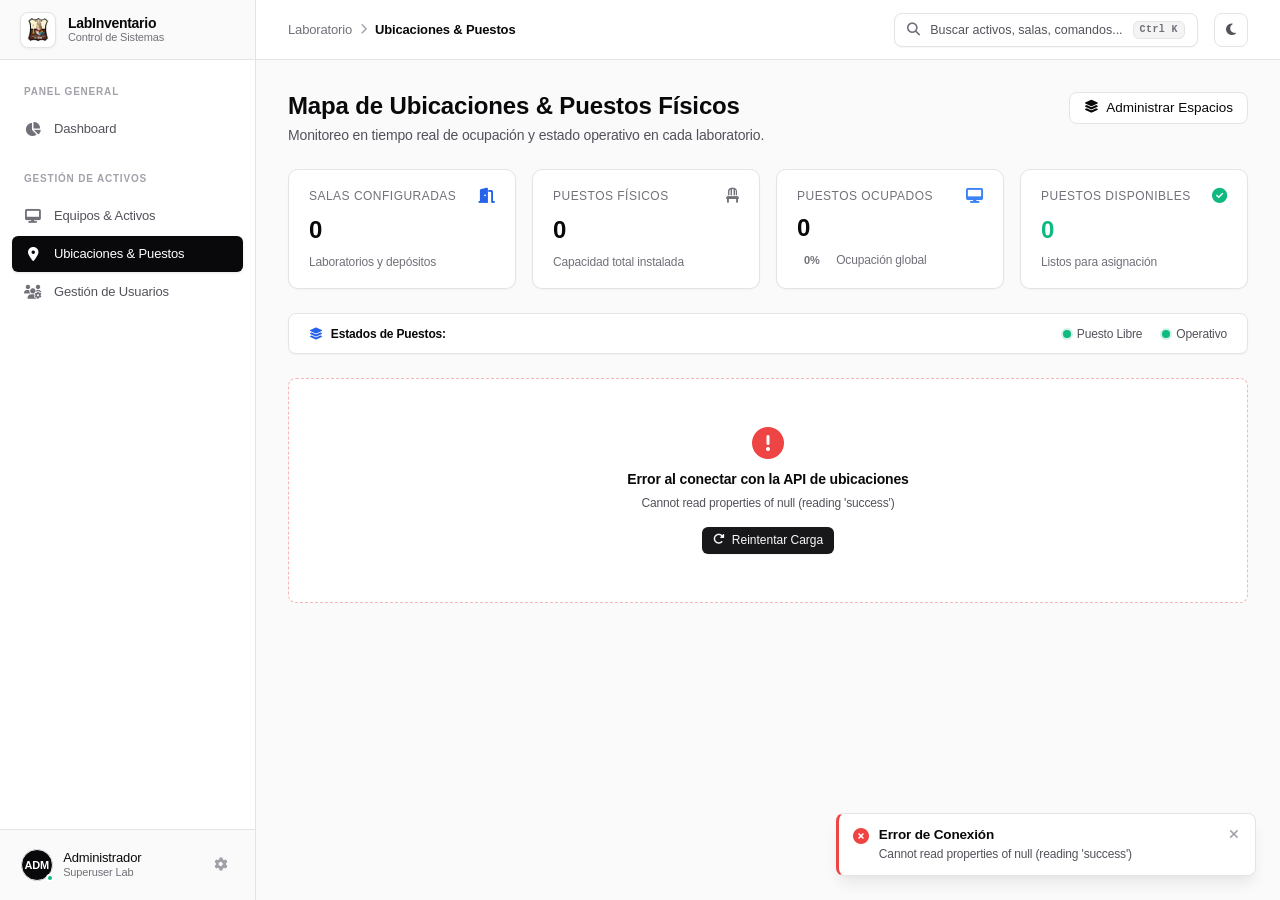
<file: public/ubicaciones.html>
<!DOCTYPE html>
<html lang="es">
<head>
    <meta charset="UTF-8">
    <meta name="viewport" content="width=device-width, initial-scale=1.0">
    <title>Ubicaciones & Puestos Físicos - LabInventario</title>
    <!-- Favicon -->
    <link rel="icon" type="image/png" href="assets/icons/logo.png">
    <link rel="apple-touch-icon" href="assets/icons/logo.png">
        <script>
        (function() {
            const savedTheme = localStorage.getItem('theme');
            const prefersDark = window.matchMedia('(prefers-color-scheme: dark)').matches;
            const theme = savedTheme ? savedTheme : (prefersDark ? 'dark' : 'light');
            document.documentElement.setAttribute('data-theme', theme);
        })();
    </script>
    <link rel="stylesheet" href="css/variables.css">
    <link rel="stylesheet" href="css/layout.css">
    <link rel="stylesheet" href="css/components.css">
    <link rel="stylesheet" href="https://cdnjs.cloudflare.com/ajax/libs/font-awesome/6.5.1/css/all.min.css">
</head>
<body>
    <!-- Sidebar de Navegación -->
        <!-- Sidebar de Navegación Estandarizado -->
        <!-- Sidebar de Navegación Estandarizado -->
    <aside class="sidebar">
    <div class="sidebar-header">
        <div class="brand-logo-box">
            <img src="assets/icons/logo.png" alt="Logo LabInventario" class="brand-logo-img"
                onerror="this.style.display='none'; this.nextElementSibling.style.display='inline-flex';">
            <i class="fa-solid fa-server" style="display: none; color: var(--text-primary); font-size: 14px;"></i>
        </div>
        <div class="brand-text-group">
            <span class="brand-name">LabInventario</span>
            <span class="brand-sub">Control de Sistemas</span>
        </div>
    </div>

    <nav class="sidebar-nav">
        <div class="nav-section">
            <span class="nav-section-title">Panel General</span>
            <a href="index.html" class="nav-link" id="nav-dashboard">
                <i class="fa-solid fa-chart-pie"></i>
                <span>Dashboard</span>
            </a>
        </div>

        <div class="nav-section">
            <span class="nav-section-title">Gestión de Activos</span>
            <a href="inventario.html" class="nav-link" id="nav-inventario">
                <i class="fa-solid fa-desktop"></i>
                <span>Equipos & Activos</span>
            </a>
            <a href="ubicaciones.html" class="nav-link active" id="nav-ubicaciones">
                <i class="fa-solid fa-location-dot"></i>
                <span>Ubicaciones & Puestos</span>
            </a>
            <a href="usuarios.html" class="nav-item" data-role="ADMIN">
                <i class="fa-solid fa-users-gear"></i>
                <span>Gestión de Usuarios</span>
            </a>
        </div>
    </nav>

    <div class="sidebar-footer">
        <div class="user-card-wrapper">
            <div class="user-avatar-status">
                <div class="user-avatar-badge">ADM</div>
                <span class="status-dot-online" title="Conectado"></span>
            </div>
            <div class="user-meta sidebar-user-info">
                <span class="user-name sidebar-user-name">Administrador</span>
                <span class="user-role">Superuser Lab</span>
            </div>
            <button type="button" id="btn-config-sistema" class="sidebar-action-btn" title="Configuración de Sistema" aria-label="Ajustes">
                <i class="fa-solid fa-gear"></i>
            </button>
        </div>
    </div>
</aside>

    <!-- Contenedor Maestro -->
    <div class="main-wrapper">
        <!-- Topbar con Breadcrumb y Estado del Sistema -->
                <!-- Topbar Estandarizada -->
        <header class="topbar">
            <div class="topbar-left">
                <span class="breadcrumb-root">Laboratorio</span>
                <i class="fa-solid fa-chevron-right breadcrumb-separator"></i>
                <span class="breadcrumb-current">Ubicaciones & Puestos</span>
            </div>
                        <div class="topbar-right">
                <button id="cmd-palette-trigger" class="topbar-search-trigger" title="Buscar en todo el sistema (Ctrl + K)">
                    <i class="fa-solid fa-magnifying-glass"></i>
                    <span class="search-placeholder-text">Buscar activos, salas, comandos...</span>
                    <kbd class="kbd-shortcut">Ctrl K</kbd>
                </button>
                <button id="theme-toggle-btn" class="topbar-icon-btn" title="Cambiar tema de color" aria-label="Cambiar tema">
                    <i class="fa-solid fa-sun"></i>
                </button>
            </div>
        </header>

        <!-- Área Principal de Contenido -->
        <main class="content-area main-content">
            <!-- Encabezado de Página Estandarizado -->
            <div class="page-header">
                <div class="page-header-content">
                    <h1>Mapa de Ubicaciones & Puestos Físicos</h1>
                    <p>Monitoreo en tiempo real de ocupación y estado operativo en cada laboratorio.</p>
                </div>
                <div class="page-header-actions">
                    <button id="btn-gestionar-salas" class="btn btn-outline" data-role="ADMIN">
                        <i class="fa-solid fa-layer-group"></i> Administrar Espacios
                    </button>
                </div>
            </div>

            <!-- 2. Barra de KPIs Compacta (4 columnas horizontales con CSS Grid) -->
            <section class="kpi-compact-grid">
                <!-- Card 1: Salas Configuradas -->
                <div class="kpi-card">
                    <div class="kpi-card-header">
                        <span class="kpi-card-title">Salas Configuradas</span>
                        <i class="fa-solid fa-door-open kpi-card-icon" style="color: #2563eb;"></i>
                    </div>
                    <div id="stat-total-salas" class="kpi-card-value">...</div>
                    <div class="kpi-card-footer">
                        <span>Laboratorios y depósitos</span>
                    </div>
                </div>

                <!-- Card 2: Puestos Físicos Totales -->
                <div class="kpi-card">
                    <div class="kpi-card-header">
                        <span class="kpi-card-title">Puestos Físicos</span>
                        <i class="fa-solid fa-chair kpi-card-icon" style="color: #71717a;"></i>
                    </div>
                    <div id="stat-total-puestos" class="kpi-card-value">...</div>
                    <div class="kpi-card-footer">
                        <span>Capacidad total instalada</span>
                    </div>
                </div>

                <!-- Card 3: Puestos Ocupados -->
                <div class="kpi-card">
                    <div class="kpi-card-header">
                        <span class="kpi-card-title">Puestos Ocupados</span>
                        <i class="fa-solid fa-desktop kpi-card-icon" style="color: #3b82f6;"></i>
                    </div>
                    <div id="stat-puestos-ocupados" class="kpi-card-value">...</div>
                    <div class="kpi-card-footer">
                        <span id="stat-pct-ocupacion" class="stat-badge-health health-optimal">0%</span>
                        <span style="margin-left: 4px;">Ocupación global</span>
                    </div>
                </div>

                <!-- Card 4: Puestos Disponibles -->
                <div class="kpi-card">
                    <div class="kpi-card-header">
                        <span class="kpi-card-title">Puestos Disponibles</span>
                        <i class="fa-solid fa-circle-check kpi-card-icon" style="color: #10b981;"></i>
                    </div>
                    <div id="stat-puestos-libres" class="kpi-card-value" style="color: #10b981;">...</div>
                    <div class="kpi-card-footer">
                        <span>Listos para asignación</span>
                    </div>
                </div>
            </section>

            <!-- 4. Leyenda Compacta Horizontal -->
            <div class="legend-bar-compact">
                <div class="legend-title">
                    <i class="fa-solid fa-layer-group" style="color: var(--brand-blue);"></i>
                    <span>Estados de Puestos:</span>
                </div>
                <div class="legend-items-wrapper">
                    <div class="legend-item">
                        <span class="legend-dot libre"></span>
                        <span>Puesto Libre</span>
                    </div>
                    <div class="legend-item">
                        <span class="legend-dot operativo"></span>
                        <span>Operativo</span>
                    </div>
                </div>
            </div>

            <!-- 3. Contenedor Principal de Salas y Puestos (Visual Lab Blueprint) -->
            <section id="contenedor-salas" class="mapa-salas-container">
                <div style="text-align: center; padding: 3rem; color: var(--text-muted); font-size: 13.5px; background: var(--bg-surface); border: 1px solid var(--border-color); border-radius: var(--radius-md);">
                    <i class="fa-solid fa-spinner fa-spin" style="font-size: 26px; color: var(--brand-blue); margin-bottom: 12px;"></i>
                    <div style="font-weight: 500;">Generando plano interactivo de laboratorios y puestos...</div>
                </div>
            </section>
        </main>
    </div>

    <!-- Modal Resumen de Activo al hacer click en puesto ocupado -->
    <div id="modal-resumen-activo" class="modal-backdrop" role="dialog" aria-modal="true" aria-labelledby="resumen-modal-title">
        <div class="modal-card" style="max-width: 500px;">
            <div class="modal-header">
                <div>
                    <h3 id="resumen-modal-title" class="modal-title">Activo en Puesto de Trabajo</h3>
                    <p id="resumen-modal-sub" class="modal-description">Detalles del equipo físicamente instalado.</p>
                </div>
                <button type="button" id="btn-cerrar-resumen" class="btn-icon" aria-label="Cerrar modal">
                    <i class="fa-solid fa-xmark"></i>
                </button>
            </div>

            <div class="modal-body">
                <!-- Tarjeta Principal del Equipo -->
                <div style="display: flex; justify-content: space-between; align-items: flex-start; padding: 12px; background: var(--bg-muted); border-radius: var(--radius-md); border: 1px solid var(--border-color); margin-bottom: 1rem;">
                    <div>
                        <span id="resumen-codigo" class="cell-code" style="font-size: 14px; padding: 3px 8px;">PAT-PC-001</span>
                        <h4 id="resumen-modelo" style="font-size: 15px; font-weight: 700; color: var(--text-primary); margin-top: 6px;">Dell OptiPlex 7080</h4>
                        <div id="resumen-serial" style="font-size: 12px; color: var(--text-muted); margin-top: 2px;">Serial: 5CD2348X1Q</div>
                    </div>
                    <div id="resumen-estado-badge" style="text-align: right;"></div>
                </div>

                <!-- Detalles de Ubicación y Red -->
                <div class="form-section">
                    <div class="form-section-title">Asignación Física & Especificaciones</div>
                    <div style="display: grid; grid-template-columns: 1fr 1fr; gap: 8px; font-size: 12.5px;">
                        <div style="background: var(--bg-surface); border: 1px solid var(--border-color); padding: 8px 10px; border-radius: var(--radius-sm);">
                            <span style="color: var(--text-muted); display: block; font-size: 11px;">Sala / Laboratorio</span>
                            <strong id="resumen-sala" style="color: var(--brand-blue);">Laboratorio 1</strong>
                        </div>
                        <div style="background: var(--bg-surface); border: 1px solid var(--border-color); padding: 8px 10px; border-radius: var(--radius-sm);">
                            <span style="color: var(--text-muted); display: block; font-size: 11px;">Puesto Físico</span>
                            <strong id="resumen-puesto" style="color: var(--text-primary);">LAB1-P01</strong>
                        </div>
                        <div style="background: var(--bg-surface); border: 1px solid var(--border-color); padding: 8px 10px; border-radius: var(--radius-sm);">
                            <span style="color: var(--text-muted); display: block; font-size: 11px;">Dirección IP</span>
                            <span id="resumen-ip" style="font-family: var(--font-mono); font-size: 11.5px;">192.168.10.21</span>
                        </div>
                        <div style="background: var(--bg-surface); border: 1px solid var(--border-color); padding: 8px 10px; border-radius: var(--radius-sm);">
                            <span style="color: var(--text-muted); display: block; font-size: 11px;">Categoría</span>
                            <span id="resumen-categoria" class="cat-tag" style="font-size: 10.5px;">PC ESCRITORIO</span>
                        </div>
                    </div>
                </div>
            </div>

            <div class="modal-footer" style="display: flex; justify-content: space-between; align-items: center; flex-wrap: wrap; gap: 8px;">
                <div style="display: flex; gap: 8px;">
                    <button type="button" id="btn-reubicar-equipo" class="btn btn-outline" title="Reubicar este activo a otra sala o puesto">
                        <i class="fa-solid fa-arrows-up-down-left-right"></i>
                        <span>Reubicar Equipo</span>
                    </button>
                    <button type="button" id="btn-resumen-ir-inventario" class="btn btn-outline">
                        <i class="fa-solid fa-eye"></i>
                        <span>Ficha Técnica</span>
                    </button>
                    <button type="button" id="btn-resumen-cerrar" class="btn btn-primary">
                        <i class="fa-solid fa-check"></i>
                        <span>Cerrar</span>
                    </button>
                </div>
            </div>
        </div>
    </div>

    <!-- Contenedor Toast -->
    
    <!-- Modal: Reubicar Equipo (#modal-reubicar-equipo) -->
    <div id="modal-reubicar-equipo" class="modal-backdrop" role="dialog" aria-modal="true" aria-labelledby="reubicar-modal-title" style="display: none;">
        <div class="modal-card" style="max-width: 480px;">
            <div class="modal-header">
                <div>
                    <h3 id="reubicar-modal-title" class="modal-title">Reubicación Rápida de Activo</h3>
                    <p class="modal-description" id="reubicar-modal-desc">Cambia la sala o puesto asignado a este equipo en tiempo real.</p>
                </div>
                <button type="button" id="btn-cerrar-reubicar" class="btn-icon" aria-label="Cerrar modal">
                    <i class="fa-solid fa-xmark"></i>
                </button>
            </div>

            <form id="form-reubicar-equipo">
                <input type="hidden" id="reubicar-equipo-id" name="equipo_id" value="">
                <div class="modal-body" style="display: flex; flex-direction: column; gap: 1rem;">
                    <!-- Resumen del Activo a Reubicar -->
                    <div style="padding: 10px 14px; background: var(--bg-muted); border-radius: var(--radius-md); border: 1px solid var(--border-color); display: flex; align-items: center; justify-content: space-between;">
                        <div>
                            <span id="reubicar-codigo" class="cell-code" style="font-size: 13px;">PAT-000</span>
                            <div id="reubicar-nombre" style="font-weight: 600; font-size: 14px; color: var(--text-primary); margin-top: 3px;">Equipo</div>
                            <div id="reubicar-ubicacion-actual" style="font-size: 11.5px; color: var(--text-muted); margin-top: 2px;">
                                <i class="fa-solid fa-location-dot"></i> <span>Actual: Laboratorio 1 - Puesto LAB1-P01</span>
                            </div>
                        </div>
                    </div>

                    <div class="form-group">
                        <label for="select-reubicar-sala" class="form-label">
                            Sala / Laboratorio Destino <span class="required" style="color: var(--destructive); font-weight: bold;">*</span>
                        </label>
                        <select id="select-reubicar-sala" name="nueva_sala_id" class="form-control" required>
                            <option value="">Selecciona sala destino...</option>
                        </select>
                    </div>

                    <div class="form-group">
                        <label for="select-reubicar-puesto" class="form-label">
                            Puesto Físico Destino
                        </label>
                        <select id="select-reubicar-puesto" name="nuevo_puesto_id" class="form-control">
                            <option value="">Sin puesto fijo / General de la sala</option>
                        </select>
                        <span style="font-size: 11px; color: var(--text-muted); margin-top: 4px; display: block;">
                            Solo se muestran puestos físicos desocupados en la sala seleccionada.
                        </span>
                    </div>
                </div>

                <div class="modal-footer" style="display: flex; justify-content: flex-end; gap: 8px;">
                    <button type="button" id="btn-cancelar-reubicar" class="btn btn-outline">Cancelar</button>
                    <button type="submit" id="btn-confirmar-reubicar" class="btn btn-primary">
                        <i class="fa-solid fa-arrows-up-down-left-right"></i>
                        <span>Confirmar Reubicación</span>
                    </button>
                </div>
            </form>
        </div>
    </div>

        <!-- Modal: Asignación Rápida en Puesto Libre -->
    <div id="modal-asignar-puesto-libre" class="modal-backdrop" role="dialog" aria-modal="true" aria-labelledby="asignar-puesto-title" style="display: none;">
        <div class="modal-card" style="max-width: 480px;">
            <div class="modal-header">
                <div>
                    <h3 id="asignar-puesto-title" class="modal-title">Gestión de Puesto Libre</h3>
                    <p class="modal-description" id="asignar-puesto-desc">Elige si deseas registrar un equipo nuevo o asignar un activo disponible en depósito.</p>
                </div>
                <button type="button" id="btn-cerrar-asignar-puesto" class="btn-icon" aria-label="Cerrar modal">
                    <i class="fa-solid fa-xmark"></i>
                </button>
            </div>

            <div class="modal-body" style="display: flex; flex-direction: column; gap: 1.25rem;">
                <!-- Información del Puesto Seleccionado -->
                <div style="padding: 10px 14px; background: var(--bg-muted); border-radius: var(--radius-md); border: 1px solid var(--border-color); display: flex; align-items: center; justify-content: space-between;">
                    <div>
                        <span id="puesto-libre-codigo" class="cell-code" style="font-size: 13px;">LAB1-P01</span>
                        <div id="puesto-libre-sala" style="font-weight: 600; font-size: 14px; color: var(--text-primary); margin-top: 3px;">Laboratorio 1</div>
                    </div>
                    <span class="workstation-badge badge-neutral">Disponible</span>
                </div>

                <!-- Opción 1: Asignar un equipo en depósito -->
                <form id="form-asignar-deposito" style="display: flex; flex-direction: column; gap: 0.75rem;">
                    <div class="form-group" style="margin-bottom: 0;">
                        <label for="select-equipo-deposito" class="form-label" style="font-weight: 600;">
                            <i class="fa-solid fa-box-archive" style="margin-right: 4px; color: var(--text-muted);"></i> Asignar Equipo en Depósito / Reserva
                        </label>
                        <select id="select-equipo-deposito" class="form-control" required>
                            <option value="">Cargando equipos disponibles...</option>
                        </select>
                        <span style="font-size: 11px; color: var(--text-muted); margin-top: 4px; display: block;">
                            Muestra activos operativos sin puesto asignado (en almacén o flotantes).
                        </span>
                    </div>

                    <button type="submit" id="btn-confirmar-asignar-deposito" class="btn btn-primary" style="width: 100%;">
                        <i class="fa-solid fa-link"></i>
                        <span>Asignar Activo Seleccionado</span>
                    </button>
                </form>

                <div style="display: flex; align-items: center; gap: 10px; margin: 4px 0;">
                    <hr style="flex: 1; border: none; border-top: 1px solid var(--border-color);">
                    <span style="font-size: 11px; color: var(--text-muted); text-transform: uppercase; font-weight: 600;">O bien</span>
                    <hr style="flex: 1; border: none; border-top: 1px solid var(--border-color);">
                </div>

                <!-- Opción 2: Registrar un equipo nuevo -->
                <div>
                    <button type="button" id="btn-ir-crear-nuevo-puesto" class="btn btn-outline" style="width: 100%;">
                        <i class="fa-solid fa-plus"></i>
                        <span>Registrar Equipo Nuevo en este Puesto</span>
                    </button>
                </div>
            </div>

            <div class="modal-footer" style="display: flex; justify-content: flex-end;">
                <button type="button" id="btn-cancelar-asignar-puesto" class="btn btn-secondary">Cerrar</button>
            </div>
        </div>
    </div>


    <!-- Modal: Administrar Espacios y Puestos (#modal-gestion-salas) -->
    <div id="modal-gestion-salas" class="modal-backdrop" role="dialog" aria-modal="true" aria-labelledby="modal-salas-title" style="display: none;">
        <div class="modal-card" style="max-width: 580px;">
            <div class="modal-header">
                <div>
                    <h3 id="modal-salas-title" class="modal-title">Administración de Espacios y Puestos</h3>
                    <p class="modal-description">Crea nuevas salas o ajusta la cantidad de puestos físicos por laboratorio.</p>
                </div>
                <button type="button" id="btn-cerrar-modal-salas" class="btn-icon" data-modal-close aria-label="Cerrar modal">
                    <i class="fa-solid fa-xmark"></i>
                </button>
            </div>

            <div class="modal-body" style="padding: 1.25rem 1.5rem; display: flex; flex-direction: column; gap: 1.25rem;">
                <!-- Tab Navigation Buttons -->
                <div class="tabs-header">
                    <button type="button" id="tab-btn-nueva-sala" class="tab-btn active">
                        <i class="fa-solid fa-door-open"></i> Nueva Sala / Laboratorio
                    </button>
                    <button type="button" id="tab-btn-ajustar-puestos" class="tab-btn">
                        <i class="fa-solid fa-chair"></i> Ajuste de Puestos Físicos
                    </button>
                </div>

                <!-- Pestaña 1: Nueva Sala / Laboratorio -->
                <div id="tab-panel-nueva-sala" class="tab-panel">
                    <form id="form-nueva-sala" style="display: flex; flex-direction: column; gap: 1rem;">
                        <div class="form-group">
                            <label for="input-sala-nombre" class="form-label required">Nombre de la Sala / Laboratorio</label>
                            <input type="text" id="input-sala-nombre" name="nombre" class="form-input" placeholder="Ej: Laboratorio 3 - Redes Avanzadas" required>
                        </div>
                        <div class="form-grid-2">
                            <div class="form-group">
                                <label for="input-sala-descripcion" class="form-label">Ubicación / Edificio</label>
                                <input type="text" id="input-sala-descripcion" name="descripcion" class="form-input" placeholder="Ej: Edificio B, Piso 2">
                            </div>
                            <div class="form-group">
                                <label for="input-sala-capacidad" class="form-label required">Capacidad de Puestos</label>
                                <input type="number" id="input-sala-capacidad" name="capacidad_puestos" class="form-input" min="0" max="100" placeholder="Ej: 20" required>
                            </div>
                        </div>

                        <div style="display: flex; justify-content: flex-end; gap: 8px; margin-top: 0.5rem;">
                            <button type="button" class="btn btn-outline" data-modal-close>Cancelar</button>
                            <button type="submit" id="btn-guardar-nueva-sala" class="btn btn-primary">
                                <i class="fa-solid fa-plus"></i>
                                <span>Crear Sala</span>
                            </button>
                        </div>
                    </form>
                </div>

                <!-- Pestaña 2: Ajuste de Puestos Físicos -->
                <div id="tab-panel-ajustar-puestos" class="tab-panel" style="display: none;">
                    <div style="display: flex; flex-direction: column; gap: 1.25rem;">
                        <div class="form-group">
                            <label for="select-gestion-sala" class="form-label required">Selecciona el Laboratorio o Sala</label>
                            <select id="select-gestion-sala" class="form-select" required>
                                <option value="">Cargando laboratorios...</option>
                            </select>
                        </div>

                        <!-- Resumen y Acciones de Sala / Agregar Puesto -->
                        <div id="info-puestos-sala" style="padding: 12px 14px; background: var(--bg-muted); border-radius: var(--radius-md); border: 1px solid var(--border-color); display: flex; align-items: center; justify-content: space-between; flex-wrap: wrap; gap: 8px;">
                            <div>
                                <span style="font-size: 11px; text-transform: uppercase; font-weight: 600; color: var(--text-muted);">Puestos Actuales:</span>
                                <div id="lbl-total-puestos-sala" style="font-size: 16px; font-weight: 700; color: var(--text-primary); margin-top: 2px;">0 puestos</div>
                            </div>
                            <div style="display: flex; align-items: center; gap: 6px; flex-wrap: wrap;">
                                <button type="button" id="btn-editar-sala-modal" class="btn btn-outline btn-sm" title="Renombrar o editar datos de la sala seleccionada">
                                    <i class="fa-solid fa-pen-to-square"></i>
                                    <span>Renombrar Sala</span>
                                </button>
                                <button type="button" id="btn-eliminar-sala-modal" class="btn btn-danger btn-sm" title="Eliminar la sala seleccionada si no tiene equipos asignados">
                                    <i class="fa-solid fa-trash-can"></i>
                                    <span>Eliminar Sala</span>
                                </button>
                                <button type="button" id="btn-agregar-puesto-accion" class="btn btn-primary btn-sm" title="Crear siguiente puesto en la sala">
                                    <i class="fa-solid fa-plus"></i>
                                    <span>Agregar Puesto</span>
                                </button>
                            </div>
                        </div>

                        <!-- Sección de Retiro de Puesto -->
                        <div style="border-top: 1px solid var(--border-color); padding-top: 1rem;">
                            <label for="select-retirar-puesto" class="form-label" style="font-weight: 600;">
                                <i class="fa-solid fa-trash-can" style="margin-right: 4px; color: var(--color-danger, #ef4444);"></i> Retirar Puesto Físico Libre
                            </label>
                            <div style="display: flex; gap: 8px;">
                                <select id="select-retirar-puesto" class="form-select" style="flex: 1;">
                                    <option value="">Selecciona un puesto libre...</option>
                                </select>
                                <button type="button" id="btn-retirar-puesto-accion" class="btn btn-danger btn-sm" style="white-space: nowrap;">
                                    <i class="fa-solid fa-trash-can"></i>
                                    <span>Retirar Puesto</span>
                                </button>
                            </div>
                            <span style="font-size: 11px; color: var(--text-muted); margin-top: 4px; display: block;">
                                Solo se pueden retirar puestos libres sin equipos asociados.
                            </span>
                        </div>

                        <div style="display: flex; justify-content: flex-end; margin-top: 0.5rem;">
                            <button type="button" class="btn btn-outline" data-modal-close>Cerrar</button>
                        </div>
                    </div>
                </div>
            </div>
        </div>
    </div>

    <!-- Modal: Renombrar / Modificar Sala (#modal-editar-sala) -->
    <div id="modal-editar-sala" class="modal-backdrop" role="dialog" aria-modal="true" aria-labelledby="modal-editar-sala-title" style="display: none;">
        <div class="modal-card" style="max-width: 500px;">
            <div class="modal-header">
                <div>
                    <h3 id="modal-editar-sala-title" class="modal-title">Renombrar / Modificar Sala</h3>
                    <p class="modal-description">Actualiza el nombre, ubicación o descripción del laboratorio sin alterar sus puestos físicos.</p>
                </div>
                <button type="button" id="btn-cerrar-editar-sala" class="btn-icon" data-modal-close aria-label="Cerrar modal">
                    <i class="fa-solid fa-xmark"></i>
                </button>
            </div>

            <form id="form-editar-sala">
                <input type="hidden" id="edit-sala-id" name="id_sala" value="">
                <div class="modal-body" style="display: flex; flex-direction: column; gap: 1rem;">
                    <div class="form-group">
                        <label for="edit-sala-nombre" class="form-label required">Nombre de la Sala / Laboratorio</label>
                        <input type="text" id="edit-sala-nombre" name="nombre" class="form-input" placeholder="Ej: Laboratorio 1 - Programación" required>
                    </div>

                    <div class="form-grid-2">
                        <div class="form-group">
                            <label for="edit-sala-edificio" class="form-label">Edificio / Bloque</label>
                            <input type="text" id="edit-sala-edificio" name="edificio" class="form-input" placeholder="Ej: Edificio A">
                        </div>
                        <div class="form-group">
                            <label for="edit-sala-piso" class="form-label">Piso / Nivel</label>
                            <input type="text" id="edit-sala-piso" name="piso" class="form-input" placeholder="Ej: Piso 2">
                        </div>
                    </div>

                    <div class="form-grid-2">
                        <div class="form-group">
                            <label for="edit-sala-descripcion" class="form-label">Descripción</label>
                            <input type="text" id="edit-sala-descripcion" name="descripcion" class="form-input" placeholder="Ej: Sala para desarrollo de software">
                        </div>
                        <div class="form-group">
                            <label for="edit-sala-capacidad" class="form-label">Capacidad de Puestos</label>
                            <input type="number" id="edit-sala-capacidad" name="capacidad_puestos" class="form-input" min="0" max="200" placeholder="Ej: 20">
                        </div>
                    </div>
                </div>

                <div class="modal-footer" style="display: flex; justify-content: flex-end; gap: 8px;">
                    <button type="button" id="btn-cancelar-editar-sala" class="btn btn-outline" data-modal-close>Cancelar</button>
                    <button type="submit" id="btn-guardar-editar-sala" class="btn btn-primary">
                        <i class="fa-solid fa-floppy-disk"></i>
                        <span>Guardar Cambios</span>
                    </button>
                </div>
            </form>
        </div>
    </div>

    <!-- Modal: Confirmar Eliminación de Sala (#modal-confirmar-eliminar-sala) -->
    <div id="modal-confirmar-eliminar-sala" class="modal-backdrop" role="dialog" aria-modal="true" aria-labelledby="modal-eliminar-sala-title" style="display: none;">
        <div class="modal-card" style="max-width: 460px;">
            <div class="modal-header">
                <div>
                    <h3 id="modal-eliminar-sala-title" class="modal-title" style="color: #ef4444;">
                        <i class="fa-solid fa-triangle-exclamation" style="margin-right: 6px;"></i>Confirmar Eliminación de Sala
                    </h3>
                    <p class="modal-description">Esta acción eliminará la sala y todos sus puestos vacíos de forma permanente.</p>
                </div>
                <button type="button" id="btn-cerrar-eliminar-sala" class="btn-icon" data-modal-close aria-label="Cerrar modal">
                    <i class="fa-solid fa-xmark"></i>
                </button>
            </div>

            <div class="modal-body" style="display: flex; flex-direction: column; gap: 1rem;">
                <input type="hidden" id="delete-sala-id" value="">
                <div style="padding: 12px 14px; background: var(--bg-muted); border-radius: var(--radius-md); border: 1px solid var(--border-color);">
                    <div style="font-size: 11px; text-transform: uppercase; font-weight: 600; color: var(--text-muted);">Sala seleccionada</div>
                    <div id="delete-sala-nombre" style="font-size: 15px; font-weight: 700; color: var(--text-primary); margin-top: 2px;">Laboratorio</div>
                    <div id="delete-sala-detalle" style="font-size: 12px; color: var(--text-muted); margin-top: 4px;">0 puestos configurados</div>
                </div>

                <div id="delete-sala-error-box" style="display: none; padding: 10px 12px; background: rgba(239, 68, 68, 0.1); border: 1px solid rgba(239, 68, 68, 0.3); border-radius: var(--radius-sm); color: #ef4444; font-size: 12.5px; line-height: 1.4;">
                </div>
            </div>

            <div class="modal-footer" style="display: flex; justify-content: flex-end; gap: 8px;">
                <button type="button" id="btn-cancelar-eliminar-sala" class="btn btn-outline" data-modal-close>Cancelar</button>
                <button type="button" id="btn-confirmar-eliminar-sala" class="btn btn-danger">
                    <i class="fa-solid fa-trash-can"></i>
                    <span>Sí, Eliminar Sala</span>
                </button>
            </div>
        </div>
    </div>

<div id="toast-container" class="toast-container"></div>

    <script src="js/libs/qrcode.min.js"></script>
    <script type="module" src="js/views/ubicaciones.js"></script>
</body>
</html>
</file>
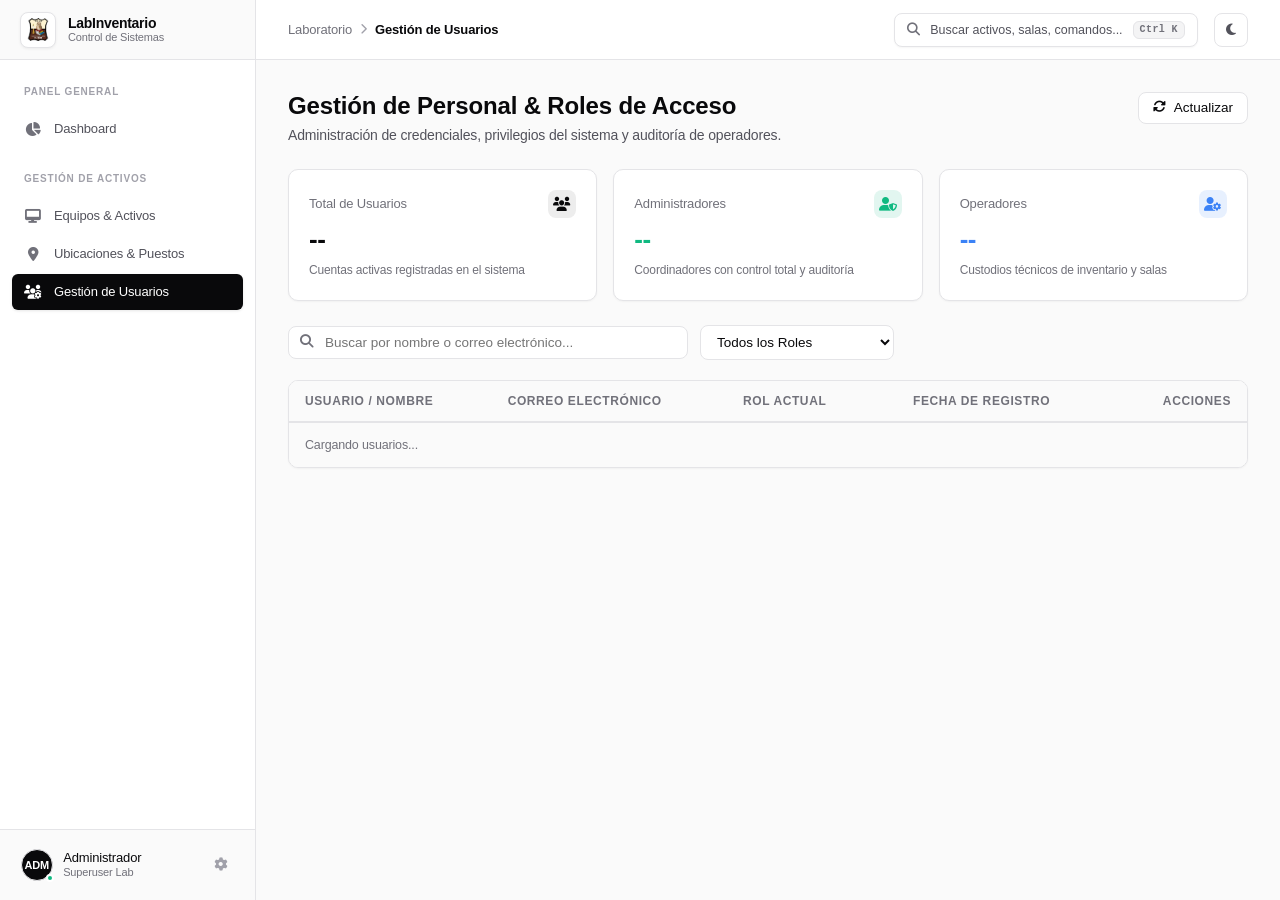
<file: public/usuarios.html>
<!DOCTYPE html>
<html lang="es">
<head>
    <meta charset="UTF-8">
    <meta name="viewport" content="width=device-width, initial-scale=1.0">
    <title>Gestión de Personal & Roles de Acceso - LabInventario</title>
    <!-- Favicon -->
    <link rel="icon" type="image/png" href="assets/icons/logo.png">
    <link rel="apple-touch-icon" href="assets/icons/logo.png">
    <script>
        (function() {
            const savedTheme = localStorage.getItem('theme');
            const prefersDark = window.matchMedia('(prefers-color-scheme: dark)').matches;
            const theme = savedTheme ? savedTheme : (prefersDark ? 'dark' : 'light');
            document.documentElement.setAttribute('data-theme', theme);
        })();
    </script>
    <link rel="stylesheet" href="css/variables.css">
    <link rel="stylesheet" href="css/layout.css">
    <link rel="stylesheet" href="css/components.css">
    <link rel="stylesheet" href="https://cdnjs.cloudflare.com/ajax/libs/font-awesome/6.5.1/css/all.min.css">
</head>
<body>
    <!-- Sidebar de Navegación Estandarizado -->
    <aside class="sidebar">
        <div class="sidebar-header">
            <div class="brand-logo-box">
                <img src="assets/icons/logo.png" alt="Logo LabInventario" class="brand-logo-img"
                    onerror="this.style.display='none'; this.nextElementSibling.style.display='inline-flex';">
                <i class="fa-solid fa-server" style="display: none; color: var(--text-primary); font-size: 14px;"></i>
            </div>
            <div class="brand-text-group">
                <span class="brand-name">LabInventario</span>
                <span class="brand-sub">Control de Sistemas</span>
            </div>
        </div>

        <nav class="sidebar-nav">
            <div class="nav-section">
                <span class="nav-section-title">Panel General</span>
                <a href="index.html" class="nav-link" id="nav-dashboard">
                    <i class="fa-solid fa-chart-pie"></i>
                    <span>Dashboard</span>
                </a>
            </div>

            <div class="nav-section">
                <span class="nav-section-title">Gestión de Activos</span>
                <a href="inventario.html" class="nav-link" id="nav-inventario">
                    <i class="fa-solid fa-desktop"></i>
                    <span>Equipos & Activos</span>
                </a>
                <a href="ubicaciones.html" class="nav-link" id="nav-ubicaciones">
                    <i class="fa-solid fa-location-dot"></i>
                    <span>Ubicaciones & Puestos</span>
                </a>
                <a href="usuarios.html" class="nav-item active" data-role="ADMIN" id="nav-usuarios">
                    <i class="fa-solid fa-users-gear"></i>
                    <span>Gestión de Usuarios</span>
                </a>
            </div>
        </nav>

        <div class="sidebar-footer">
            <div class="user-card-wrapper">
                <div class="user-avatar-status">
                    <div class="user-avatar-badge">ADM</div>
                    <span class="status-dot-online" title="Conectado"></span>
                </div>
                <div class="user-meta sidebar-user-info">
                    <span class="user-name sidebar-user-name">Administrador</span>
                    <span class="user-role">Superuser Lab</span>
                </div>
                <button type="button" id="btn-config-sistema" class="sidebar-action-btn" title="Configuración de Sistema" aria-label="Ajustes">
                    <i class="fa-solid fa-gear"></i>
                </button>
            </div>
        </div>
    </aside>

    <!-- Contenedor Maestro -->
    <div class="main-wrapper">
        <!-- Topbar Estandarizada -->
        <header class="topbar">
            <div class="topbar-left">
                <span class="breadcrumb-root">Laboratorio</span>
                <i class="fa-solid fa-chevron-right breadcrumb-separator"></i>
                <span class="breadcrumb-current">Gestión de Usuarios</span>
            </div>
            <div class="topbar-right">
                <button id="cmd-palette-trigger" class="topbar-search-trigger" title="Buscar en todo el sistema (Ctrl + K)">
                    <i class="fa-solid fa-magnifying-glass"></i>
                    <span class="search-placeholder-text">Buscar activos, salas, comandos...</span>
                    <kbd class="kbd-shortcut">Ctrl K</kbd>
                </button>
                <button id="theme-toggle-btn" class="topbar-icon-btn" title="Cambiar tema de color" aria-label="Cambiar tema">
                    <i class="fa-solid fa-sun"></i>
                </button>
            </div>
        </header>

        <main class="content-area main-content">
            <!-- Encabezado de Página Estandarizado -->
            <div class="page-header">
                <div class="page-header-content">
                    <h1>Gestión de Personal & Roles de Acceso</h1>
                    <p>Administración de credenciales, privilegios del sistema y auditoría de operadores.</p>
                </div>
                <div class="page-header-actions">
                    <button id="btn-refrescar-usuarios" class="btn btn-outline" title="Sincronizar listado de usuarios">
                        <i class="fa-solid fa-rotate"></i>
                        <span>Actualizar</span>
                    </button>
                </div>
            </div>

            <!-- Tarjetas KPI Superiores (3 Columnas) -->
            <div class="stats-grid" style="grid-template-columns: repeat(auto-fit, minmax(240px, 1fr));">
                <!-- KPI 1: Total de Usuarios -->
                <div class="stat-card">
                    <div class="stat-header">
                        <span class="stat-title">Total de Usuarios</span>
                        <div class="stat-icon" style="background: rgba(24, 24, 27, 0.08); color: var(--text-primary);">
                            <i class="fa-solid fa-users"></i>
                        </div>
                    </div>
                    <div id="kpi-total-usuarios" class="stat-value">--</div>
                    <span class="stat-desc">Cuentas activas registradas en el sistema</span>
                </div>

                <!-- KPI 2: Administradores -->
                <div class="stat-card">
                    <div class="stat-header">
                        <span class="stat-title">Administradores</span>
                        <div class="stat-icon" style="background: rgba(16, 185, 129, 0.12); color: #10b981;">
                            <i class="fa-solid fa-user-shield"></i>
                        </div>
                    </div>
                    <div id="kpi-total-admins" class="stat-value" style="color: #10b981;">--</div>
                    <span class="stat-desc">Coordinadores con control total y auditoría</span>
                </div>

                <!-- KPI 3: Operadores -->
                <div class="stat-card">
                    <div class="stat-header">
                        <span class="stat-title">Operadores</span>
                        <div class="stat-icon" style="background: rgba(59, 130, 246, 0.12); color: #3b82f6;">
                            <i class="fa-solid fa-user-gear"></i>
                        </div>
                    </div>
                    <div id="kpi-total-operadores" class="stat-value" style="color: #3b82f6;">--</div>
                    <span class="stat-desc">Custodios técnicos de inventario y salas</span>
                </div>
            </div>

            <!-- Barra de Filtros -->
            <div class="filters-bar">
                <div class="search-input-wrapper">
                    <i class="fa-solid fa-magnifying-glass"></i>
                    <input type="text" id="input-busqueda-usuarios" class="input-text" placeholder="Buscar por nombre o correo electrónico...">
                </div>
                <select id="filtro-rol-usuarios" class="select-input">
                    <option value="">Todos los Roles</option>
                    <option value="ADMIN">Administrador (ADMIN)</option>
                    <option value="OPERADOR">Operador (OPERADOR)</option>
                </select>
            </div>

            <!-- Tabla de Usuarios -->
            <div class="table-container">
                <table class="data-table">
                    <thead>
                        <tr>
                            <th>Usuario / Nombre</th>
                            <th>Correo Electrónico</th>
                            <th style="width: 170px;">Rol Actual</th>
                            <th style="width: 190px;">Fecha de Registro</th>
                            <th style="width: 160px; text-align: right;">Acciones</th>
                        </tr>
                    </thead>
                    <tbody id="tabla-usuarios">
                        <!-- Renderizado dinámico desde usuarios.js -->
                    </tbody>
                </table>
                <div id="table-footer-usuarios" class="table-footer">
                    <span id="counter-usuarios">Cargando usuarios...</span>
                </div>
            </div>
        </main>
    </div>

    <!-- Modal de Confirmación para Eliminar / Desactivar Usuario -->
    <div id="modal-confirmar-eliminar-usuario" class="modal-backdrop" role="dialog" aria-modal="true" aria-labelledby="modal-eliminar-usuario-title" aria-hidden="true" style="display: none;">
        <div class="modal-card" style="max-width: 440px;">
            <div class="modal-header">
                <div style="display: flex; align-items: center; gap: 0.75rem;">
                    <div style="width: 34px; height: 34px; border-radius: 8px; background: rgba(239, 68, 68, 0.12); color: #ef4444; display: flex; align-items: center; justify-content: center;">
                        <i class="fa-solid fa-trash-can" style="font-size: 15px;"></i>
                    </div>
                    <div>
                        <h3 id="modal-eliminar-usuario-title" class="modal-title" style="margin: 0; font-size: 1rem;">Confirmar Eliminación de Usuario</h3>
                        <p class="modal-description" style="margin: 0; font-size: 0.75rem; color: var(--text-muted);">Esta acción revocará el acceso al sistema de inmediato</p>
                    </div>
                </div>
                <button type="button" id="btn-cerrar-modal-eliminar-usuario" class="btn-icon modal-close modal-close-btn" data-modal-close aria-label="Cerrar modal">
                    <i class="fa-solid fa-xmark"></i>
                </button>
            </div>
            <div class="modal-body" style="padding: 1.25rem 1.5rem; gap: 0.75rem;">
                <input type="hidden" id="eliminar-usuario-id" value="">
                <p style="font-size: 0.875rem; color: var(--text-secondary); line-height: 1.5; margin: 0;">
                    ¿Está seguro de que desea eliminar al usuario <strong id="eliminar-usuario-nombre" style="color: var(--text-primary);">--</strong> (<span id="eliminar-usuario-email" style="font-family: var(--font-mono); font-size: 0.8125rem;">--</span>)?
                </p>
                <div style="background: var(--bg-muted); border: 1px solid var(--border-color); border-radius: 8px; padding: 10px 12px; font-size: 0.78125rem; color: var(--text-muted); display: flex; align-items: center; gap: 8px;">
                    <i class="fa-solid fa-triangle-exclamation" style="color: #f59e0b;"></i>
                    <span>El usuario perderá sus credenciales y privilegios de acceso al sistema.</span>
                </div>
            </div>
            <div class="modal-footer" style="display: flex; justify-content: flex-end; gap: 0.5rem; padding: 1rem 1.5rem; border-top: 1px solid var(--border-color);">
                <button type="button" id="btn-cancelar-eliminar-usuario" class="btn btn-outline" data-modal-close>Cancelar</button>
                <button type="button" id="btn-confirmar-eliminar-usuario" class="btn btn-danger" style="background: #ef4444; color: #ffffff; border-color: #ef4444;">
                    <i class="fa-solid fa-trash-can"></i>
                    <span>Sí, Eliminar Usuario</span>
                </button>
            </div>
        </div>
    </div>

    <div id="toast-container" class="toast-container"></div>
    <script type="module" src="js/views/usuarios.js"></script>
</body>
</html>
</file>
<file: public/css/variables.css>
/* ==========================================================================
   Design Tokens - Design System Integrado
   Directivas:
   - shadcn-ui/ui@shadcn
   - anthropics/skills@frontend-design
   - tailwindlabs/tailwind-design-system
   - radix-ui/primitives@design-principles
   - refactoring-ui/design-principles
   ========================================================================== */

:root {
    /* --------------------------------------------------------------------------
       1. Superficies y Fondos (Paleta Zinc - Blanco Puro #ffffff, Página #fafafa)
       -------------------------------------------------------------------------- */
    --bg-app: #fafafa;           /* Zinc-50: Fondo sutil y limpio de la aplicación */
    --bg-surface: #ffffff;       /* Blanco Puro: Superficie de tarjetas, modales y tablas */
    --bg-muted: #f4f4f5;         /* Zinc-100: Fondos tenues para hover, filas alternas y badges */
    --bg-accent: #fafafa;        /* Zinc-50: Cabeceras de tablas y secciones discretas */
    --bg-card: #ffffff;
    --bg-popover: #ffffff;
    --bg-surface-elevated: #ffffff;
    --card-bg: #ffffff;
    --card-border: var(--border-color);
    --input-bg: #ffffff;
    --input-border: var(--border-color);
    --badge-neutral-bg: #f4f4f5;
    --badge-neutral-text: #52525b;

    /* --------------------------------------------------------------------------
       2. Jerarquía Tipográfica y Escala Modular
       Ritmo vertical calibrado con line-heights para datos técnicos y texto atenuado (#71717a)
       -------------------------------------------------------------------------- */
    --font-sans: -apple-system, BlinkMacSystemFont, "Segoe UI", Roboto, "Helvetica Neue", Arial, sans-serif;
    --font-mono: ui-monospace, SFMono-Regular, "SF Mono", Menlo, Monaco, Consolas, "Liberation Mono", "Courier New", monospace;

    /* Escala modular con alturas de línea ajustadas */
    --font-size-xs: 0.75rem;     /* 12px */
    --line-height-xs: 1rem;      /* 16px */

    --font-size-sm: 0.8125rem;   /* 13px */
    --line-height-sm: 1.125rem;  /* 18px */

    --font-size-base: 0.875rem;  /* 14px */
    --line-height-base: 1.25rem; /* 20px */

    --font-size-md: 0.9375rem;   /* 15px */
    --line-height-md: 1.375rem;  /* 22px */

    --font-size-lg: 1.125rem;    /* 18px */
    --line-height-lg: 1.5rem;    /* 24px */

    --font-size-xl: 1.25rem;     /* 20px */
    --line-height-xl: 1.75rem;   /* 28px */

    --font-size-2xl: 1.5rem;     /* 24px */
    --line-height-2xl: 2rem;     /* 32px */

    --font-size-3xl: 1.875rem;   /* 30px */
    --line-height-3xl: 2.25rem;  /* 36px */

    /* Colores Tipográficos (Zinc Palette) */
    --text-primary: #09090b;     /* Zinc-950: Máxima legibilidad, contraste óptimo */
    --text-secondary: #52525b;   /* Zinc-600: Etiquetas secundarias y descripciones */
    --text-muted: #71717a;       /* Zinc-500: Texto atenuado, cabeceras discretas y metadatos */
    --text-subtle: #a1a1aa;      /* Zinc-400: Iconos inactivos, separadores y placeholders */
    --text-inverse: #ffffff;

    /* --------------------------------------------------------------------------
       3. Bordes y Separadores Sutiles (Zinc Palette)
       Bordes sutiles en #e4e4e7 evitando bordes oscuros o dobles
       -------------------------------------------------------------------------- */
    --border-color: #e4e4e7;
    --border-hover: #d4d4d8;     /* Zinc-200: Borde estándar limpio y sutil */
    --border-subtle: #f4f4f5;    /* Zinc-100: Divisores internos ligeros */
    --border-strong: #d4d4d8;    /* Zinc-300: Bordes hover y controles activos */
    --border-focus: #18181b;     /* Zinc-900: Borde de foco primario */

    /* --------------------------------------------------------------------------
       4. Focus Ring Accesible (Radix UI / Shadcn / Refactoring UI)
       outline: 2px solid transparent; box-shadow: 0 0 0 2px #ffffff, 0 0 0 4px #18181b;
       -------------------------------------------------------------------------- */
    --ring-offset: 2px;
    --ring-color: #18181b;
    --focus-ring: 0 0 0 2px #ffffff, 0 0 0 4px #18181b;

    /* --------------------------------------------------------------------------
       5. Colores de Acción Primarios y Acentos
       -------------------------------------------------------------------------- */
    --primary: #18181b;          /* Zinc-900: Botón primario ejecutivo Shadcn */
    --primary-hover: #27272a;    /* Zinc-800: Hover sutil */
    --primary-foreground: #fafafa;

    --secondary: #f4f4f5;        /* Zinc-100 */
    --secondary-hover: #e4e4e7;  /* Zinc-200 */
    --secondary-foreground: #18181b;

    --brand-blue: #2563eb;       /* Tailwind Blue 600 */
    --brand-blue-hover: #1d4ed8; /* Tailwind Blue 700 */
    --brand-blue-subtle: #eff6ff;

    /* --------------------------------------------------------------------------
       6. Tokens de Estados (Badges con paleta armónica y contrastes accesibles)
       -------------------------------------------------------------------------- */
    --operativo-bg: #ecfdf5;     /* Emerald 50 */
    --operativo-text: #065f46;   /* Emerald 800 */
    --operativo-border: #a7f3d0; /* Emerald 200 */
    --operativo-dot: #10b981;    /* Emerald 500 */

    --mantenimiento-bg: #fffbeb; /* Amber 50 */
    --mantenimiento-text: #92400e;/* Amber 800 */
    --mantenimiento-border: #fde68a;/* Amber 200 */
    --mantenimiento-dot: #f59e0b;/* Amber 500 */

    --falla-bg: #fef2f2;         /* Red 50 */
    --falla-text: #991b1b;       /* Red 800 */
    --falla-border: #fecaca;     /* Red 200 */
    --falla-dot: #ef4444;        /* Red 500 */

    --baja-bg: #f4f4f5;          /* Zinc 100 */
    --baja-text: #52525b;        /* Zinc 600 */
    --baja-border: #e4e4e7;      /* Zinc 200 */
    --baja-dot: #71717a;         /* Zinc 500 */

    /* --------------------------------------------------------------------------
       7. Sombras y Elevaciones Refinadas (Multi-capa Tailwind / Shadcn UI)
       -------------------------------------------------------------------------- */
    --shadow-xs: 0 1px 2px 0 rgba(0, 0, 0, 0.04);
    --shadow-sm: 0 1px 3px 0 rgba(0, 0, 0, 0.06), 0 1px 2px -1px rgba(0, 0, 0, 0.06);
    --shadow-md: 0 4px 6px -1px rgba(0, 0, 0, 0.06), 0 2px 4px -2px rgba(0, 0, 0, 0.06);
    --shadow-lg: 0 10px 15px -3px rgba(0, 0, 0, 0.07), 0 4px 6px -4px rgba(0, 0, 0, 0.05);
    --shadow-xl: 0 20px 25px -5px rgba(0, 0, 0, 0.08), 0 8px 10px -6px rgba(0, 0, 0, 0.04);

    /* --------------------------------------------------------------------------
       8. Radios y Transiciones Suaves (150ms ease)
       -------------------------------------------------------------------------- */
    --radius-sm: 6px;
    --radius-md: 8px;
    --radius-lg: 10px;
    --radius-xl: 12px;
    --radius-full: 9999px;
    --transition: all 150ms ease;
    --transition-fast: 150ms ease;
}


/* ==========================================================================
   Modo Oscuro - Shadcn UI Zinc Palette (WCAG AA Compliant)
   ========================================================================== */
[data-theme="dark"] {
    /* Fondos y Superficies (Paleta Zinc Oscura) */
    --bg-app: #09090b;             /* Zinc 950 */
    --bg-surface: #121215;         /* Superficie de tarjetas / contenedores */
    --bg-surface-elevated: #18181b;/* Zinc 900 (modales, dropdowns) */
    --bg-muted: #27272a;           /* Zinc 800 */
    --bg-accent: #18181b;          /* Zinc 900 */
    --bg-card: #121215;
    --bg-popover: #18181b;
    
    /* Bordes y Separadores */
    --border-color: #27272a;
    --border-hover: #3f3f46;       /* Zinc 800 */
    --border-subtle: #1e1e24;
    --border-strong: #3f3f46;      /* Zinc 700 */
    --border-focus: #fafafa;
    
    /* Tipografía */
    --text-primary: #fafafa;       /* Zinc 50 */
    --text-secondary: #a1a1aa;     /* Zinc 400 */
    --text-muted: #71717a;         /* Zinc 500 */
    --text-subtle: #52525b;        /* Zinc 600 */
    --text-inverse: #09090b;
    
    /* Botones primarios y Foco */
    --primary: #fafafa;
    --primary-hover: #e4e4e7;
    --primary-foreground: #09090b;
    --ring-offset: #09090b;
    --ring-color: #fafafa;
    --focus-ring: 0 0 0 2px var(--ring-offset), 0 0 0 4px var(--ring-color);
    
    /* Componentes y Estados */
    --card-bg: #121215;
    --card-border: #27272a;
    --input-bg: #18181b;
    --input-border: #27272a;
    --badge-neutral-bg: #27272a;
    --badge-neutral-text: #d4d4d8;
    
    /* Badges de Estado adaptados a Dark Mode */
    --operativo-bg: rgba(16, 185, 129, 0.15);
    --operativo-text: #34d399;
    --operativo-border: rgba(16, 185, 129, 0.3);
    --operativo-dot: #10b981;
    
    --mantenimiento-bg: rgba(245, 158, 11, 0.15);
    --mantenimiento-text: #fbbf24;
    --mantenimiento-border: rgba(245, 158, 11, 0.3);
    --mantenimiento-dot: #f59e0b;
    
    --falla-bg: rgba(239, 68, 68, 0.15);
    --falla-text: #f87171;
    --falla-border: rgba(239, 68, 68, 0.3);
    --falla-dot: #ef4444;
    
    --baja-bg: rgba(113, 113, 122, 0.15);
    --baja-text: #a1a1aa;
    --baja-border: rgba(113, 113, 122, 0.3);
    --baja-dot: #71717a;
    
    /* Sombras para modo oscuro */
    --shadow-xs: 0 1px 2px rgba(0, 0, 0, 0.4);
    --shadow-sm: 0 1px 3px rgba(0, 0, 0, 0.5), 0 1px 2px rgba(0, 0, 0, 0.4);
    --shadow-md: 0 4px 6px -1px rgba(0, 0, 0, 0.5), 0 2px 4px -2px rgba(0, 0, 0, 0.5);
    --shadow-lg: 0 10px 15px -3px rgba(0, 0, 0, 0.6);
    --shadow-xl: 0 20px 25px -5px rgba(0, 0, 0, 0.7);
}


/* ==========================================================================
   Barra de Desplazamiento Estética Global (Minimalista WebKit & Firefox)
   ========================================================================== */
::-webkit-scrollbar {
    width: 6px;
    height: 6px;
}
::-webkit-scrollbar-track {
    background: transparent;
}
::-webkit-scrollbar-thumb {
    background: var(--border-color, #e4e4e7);
    border-radius: 9999px;
}
::-webkit-scrollbar-thumb:hover {
    background: var(--text-muted, #71717a);
}

* {
    scrollbar-width: thin;
    scrollbar-color: var(--border-color, #e4e4e7) transparent;
}
</file>
<file: public/css/layout.css>
/* ==========================================================================
   Layout Maestro (Sidebar + Topbar + Main Container)
   Directivas:
   - shadcn-ui/ui@shadcn
   - anthropics/skills@frontend-design
   - tailwindlabs/tailwind-design-system
   - radix-ui/primitives@design-principles
   - refactoring-ui/design-principles
   ========================================================================== */

* {
    box-sizing: border-box;
    margin: 0;
    padding: 0;
}

body {
    font-family: var(--font-sans);
    background-color: var(--bg-app);
    color: var(--text-primary);
    display: flex;
    min-height: 100vh;
    font-size: var(--font-size-base);
    line-height: var(--line-height-base);
    letter-spacing: -0.011em;
    -webkit-font-smoothing: antialiased;
    -moz-osx-font-smoothing: grayscale;
}

/* Sidebar Container */
aside.sidebar {
    width: 256px;
    background: #ffffff;
    border-right: 1px solid var(--border-color);
    display: flex;
    flex-direction: column;
    position: sticky;
    top: 0;
    height: 100vh;
    flex-shrink: 0;
    z-index: 30;
    user-select: none;
}

/* Brand Header */
.sidebar-header {
    height: 60px;
    padding: 0 1.25rem;
    border-bottom: 1px solid var(--border-color);
    display: flex;
    align-items: center;
    gap: 0.75rem;
    background: #fafafa;
}

.brand-logo-box {
    width: 36px;
    height: 36px;
    min-width: 36px;
    min-height: 36px;
    background: var(--bg-surface, #ffffff);
    border-radius: 8px;
    display: flex;
    align-items: center;
    justify-content: center;
    color: var(--text-primary, #09090b);
    font-size: 14px;
    box-shadow: 0 1px 3px rgba(0, 0, 0, 0.06);
    border: 1px solid var(--border-color, #e4e4e7);
    overflow: hidden;
    padding: 2px;
    transition: background 0.2s ease, border-color 0.2s ease, box-shadow 0.2s ease;
}

.brand-logo-img {
    width: 36px;
    height: 36px;
    max-width: 100%;
    max-height: 100%;
    object-fit: contain;
    display: block;
}

.brand-text-group {
    display: flex;
    flex-direction: column;
    line-height: 1.15;
}

.brand-text-group .brand-name {
    font-size: 0.875rem;
    font-weight: 600;
    color: #09090b;
    letter-spacing: -0.02em;
}

.brand-text-group .brand-sub {
    font-size: 11px;
    color: #71717a;
    font-weight: 400;
}

/* Navigation Area */
.sidebar-nav {
    padding: 1rem 0.75rem;
    display: flex;
    flex-direction: column;
    gap: 1rem;
    flex: 1;
    overflow-y: auto;
}

.nav-section {
    display: flex;
    flex-direction: column;
    gap: 2px;
}

.nav-section-title {
    font-size: 10px;
    font-weight: 700;
    text-transform: uppercase;
    letter-spacing: 0.08em;
    color: #a1a1aa;
    padding: 0.35rem 0.75rem;
    margin-bottom: 2px;
}

/* Navigation Links */
.nav-link,
.nav-item {
    position: relative;
    display: flex;
    align-items: center;
    gap: 0.75rem;
    padding: 0.5rem 0.75rem;
    border-radius: 6px;
    color: #52525b;
    font-size: 0.8125rem;
    font-weight: 500;
    text-decoration: none;
    transition: all 120ms cubic-bezier(0.4, 0, 0.2, 1);
}

.nav-link i.fa-solid,
.nav-item i.fa-solid {
    font-size: 14px;
    width: 18px;
    text-align: center;
    color: #71717a;
    transition: color 120ms ease;
}

.nav-link:hover,
.nav-item:hover {
    background: #f4f4f5;
    color: #09090b;
}

.nav-link:hover i.fa-solid,
.nav-item:hover i.fa-solid {
    color: #09090b;
}

/* Estado Activo Premium (Shadcn Dark Accent) */
.nav-link.active,
.nav-item.active {
    background: #09090b;
    color: #ffffff;
    font-weight: 500;
    box-shadow: 0 1px 3px rgba(0, 0, 0, 0.1);
}

.nav-link.active i.fa-solid,
.nav-item.active i.fa-solid {
    color: #ffffff;
}

/* Badges Numéricos Integrados */
.nav-counter {
    margin-left: auto;
    font-size: 11px;
    font-weight: 600;
    line-height: 1;
    padding: 3px 6px;
    border-radius: 9999px;
    background: #f4f4f5;
    color: #71717a;
    transition: all 120ms ease;
}

.nav-link.active .nav-counter {
    background: rgba(255, 255, 255, 0.15);
    color: #ffffff;
}

.nav-counter.alert {
    background: #fef2f2;
    color: #ef4444;
    border: 1px solid #fecaca;
}

/* Footer & User Session Card */
.sidebar-footer {
    padding: 0.75rem;
    border-top: 1px solid var(--border-color);
    background: #fafafa;
    position: relative;
    z-index: 50;
    pointer-events: auto;
}

.user-card-wrapper {
    display: flex;
    align-items: center;
    gap: 0.65rem;
    padding: 0.45rem 0.55rem;
    border-radius: 6px;
    transition: background 120ms ease;
}

.user-card-wrapper:hover {
    background: #f4f4f5;
}

.user-avatar-status {
    position: relative;
    flex-shrink: 0;
}

.user-avatar-badge {
    width: 32px;
    height: 32px;
    border-radius: 50%;
    background: #09090b;
    color: #ffffff;
    font-size: 11px;
    font-weight: 600;
    display: flex;
    align-items: center;
    justify-content: center;
    border: 1px solid #e4e4e7;
}

.status-dot-online {
    position: absolute;
    bottom: -1px;
    right: -1px;
    width: 8px;
    height: 8px;
    background: #10b981;
    border: 2px solid #ffffff;
    border-radius: 50%;
}

.user-meta,
.sidebar-user-info {
    display: flex;
    flex-direction: column;
    min-width: 0;
    flex: 1;
    margin-right: 0.5rem;
    line-height: 1.2;
}

.user-name,
.sidebar-user-name {
    font-size: 13px;
    font-weight: 500;
    line-height: 1.2;
    color: #09090b;
    white-space: nowrap;
    overflow: hidden;
    text-overflow: ellipsis;
}

.user-role {
    font-size: 11px;
    color: #71717a;
    white-space: nowrap;
    overflow: hidden;
    text-overflow: ellipsis;
}

.sidebar-action-btn {
    width: 28px;
    height: 28px;
    display: inline-flex;
    align-items: center;
    justify-content: center;
    border-radius: 5px;
    border: none;
    background: transparent;
    color: #a1a1aa;
    cursor: pointer;
    flex-shrink: 0;
    margin-left: auto;
    position: relative;
    z-index: 50;
    pointer-events: auto;
    transition: all 120ms ease;
}

.sidebar-action-btn:hover {
    background: #ffffff;
    color: #09090b;
    box-shadow: 0 1px 2px rgba(0, 0, 0, 0.05);
}

/* Área Principal y Topbar */
.main-wrapper {
    flex: 1;
    display: flex;
    flex-direction: column;
    min-width: 0;
    background-color: var(--bg-app);
}

header.topbar {
    height: 60px;
    background-color: var(--bg-surface);
    border-bottom: 1px solid var(--border-color);
    padding: 0 2rem;
    display: flex;
    align-items: center;
    justify-content: space-between;
    position: sticky;
    top: 0;
    z-index: 10;
}

.topbar-left {
    display: flex;
    align-items: center;
    gap: 0.5rem;
    font-size: var(--font-size-sm);
    line-height: var(--line-height-sm);
}

.breadcrumb-root {
    color: var(--text-muted);
}

.breadcrumb-separator {
    color: var(--text-subtle);
    font-size: 11px;
}

.breadcrumb-current {
    font-weight: 600;
    color: var(--text-primary);
}

.topbar-right {
    display: flex;
    align-items: center;
    gap: 1rem;
}

main.content-area {
    padding: 2rem;
    flex: 1;
    max-width: 1600px;
    width: 100%;
    margin: 0 auto;
}

/* Iconos de Marca */
.brand-icon i {
    font-size: 15px;
    color: white;
}





/* ==========================================================================
   Page Header
   ========================================================================== */
.page-header {
    display: flex !important;
    align-items: flex-start !important;
    justify-content: space-between !important;
    gap: 1.5rem;
    margin-bottom: 1.5rem;
    width: 100%;
}

.page-header-content {
    display: flex;
    flex-direction: column;
    gap: 0.25rem;
}

.page-header-content h1,
.page-header-content .page-header-title {
    font-size: 1.5rem;
    font-weight: 700;
    color: var(--text-primary);
    line-height: 1.2;
    margin: 0;
}

.page-header-content p,
.page-header-content .page-header-description {
    font-size: 0.875rem;
    color: var(--text-secondary);
    margin: 0;
}

.page-header-actions {
    display: flex !important;
    align-items: center;
    gap: 0.75rem;
    flex-shrink: 0;
}

.filters-bar,
.filters-container {
    display: flex;
    align-items: center;
    gap: 0.75rem;
    margin-bottom: 1.25rem;
}


/* ==========================================================================
   Modo Oscuro (Dark Mode) & Topbar Theme Toggle
   ========================================================================== */
.topbar-icon-btn {
    width: 34px;
    height: 34px;
    border-radius: var(--radius-md);
    border: 1px solid var(--border-color);
    background: var(--bg-surface);
    color: var(--text-secondary);
    display: inline-flex;
    align-items: center;
    justify-content: center;
    cursor: pointer;
    transition: var(--transition-fast);
}

.topbar-icon-btn:hover {
    background: var(--bg-muted);
    color: var(--text-primary);
}

[data-theme="dark"] aside.sidebar {
    background: #0d0d10;
}

[data-theme="dark"] .sidebar-header,
[data-theme="dark"] .sidebar-footer {
    background: #121215;
}

[data-theme="dark"] .brand-logo-box {
    background: rgba(255, 255, 255, 0.05);
    border-color: rgba(255, 255, 255, 0.12);
    box-shadow: 0 1px 4px rgba(0, 0, 0, 0.35);
}

[data-theme="dark"] .brand-text-group .brand-name {
    color: #fafafa;
}

[data-theme="dark"] .brand-text-group .brand-sub {
    color: #a1a1aa;
}

[data-theme="dark"] [data-theme="dark"] .user-name,
[data-theme="dark"] .sidebar-user-name {
    color: #fafafa;
}

[data-theme="dark"] .user-card-wrapper:hover {
    background: #18181b;
}

[data-theme="dark"] .sidebar-action-btn:hover {
    background: #18181b;
    color: #fafafa;
}

[data-theme="dark"] .nav-link,
[data-theme="dark"] .nav-item {
    color: #a1a1aa;
}

[data-theme="dark"] .nav-link:hover,
[data-theme="dark"] .nav-item:hover {
    background: #18181b;
    color: #fafafa;
}

[data-theme="dark"] .nav-link.active,
[data-theme="dark"] .nav-item.active {
    background: #27272a;
    color: #ffffff;
}

[data-theme="dark"] .nav-counter {
    background: #18181b;
    color: #a1a1aa;
}

[data-theme="dark"] .nav-counter.alert {
    background: rgba(239, 68, 68, 0.15);
    color: #f87171;
    border-color: rgba(239, 68, 68, 0.3);
}


/* ==========================================================================
   Barra de Filtros y Buscador
   ========================================================================== */
.filters-bar {
    display: flex;
    align-items: center;
    gap: 0.75rem;
    margin-bottom: 1.25rem;
    width: 100%;
}

.search-input-wrapper {
    position: relative;
    flex: 1;
    max-width: 400px;
    display: flex;
    align-items: center;
}

.search-input-wrapper i,
.search-input-wrapper i.search-icon {
    position: absolute;
    left: 12px;
    top: 50%;
    transform: translateY(-50%);
    color: var(--text-muted);
    font-size: 13.5px;
    pointer-events: none;
    z-index: 2;
}

.search-input-wrapper input.input-text {
    padding-left: 36px !important;
    width: 100%;
}


/* ==========================================================================
   Garantizar que las tarjetas de sala usen variables semánticas (Dark Mode)
   ========================================================================== */
.sala-mapa-card {
    background-color: var(--bg-surface) !important;
    border: 1px solid var(--border-color) !important;
    color: var(--text-primary) !important;
    box-shadow: var(--shadow-sm) !important;
    padding: 1.5rem !important;
    border-radius: var(--radius-lg) !important;
    margin-bottom: 1.5rem !important;
    display: flex;
    flex-direction: column;
    gap: 1.25rem;
}

/* Estilo para la cabecera de la sala */
.sala-card-header {
    border-bottom: 1px solid var(--border-color) !important;
    padding-bottom: 0.75rem !important;
    display: flex;
    justify-content: space-between;
    align-items: center;
}

/* Textos de sala legibles */
.sala-mapa-card h3,
.sala-mapa-card .sala-info h3 {
    color: var(--text-primary) !important;
    font-size: 1.125rem !important;
    font-weight: 600 !important;
    margin: 0 !important;
}

.sala-mapa-card p,
.sala-mapa-card .sala-info p {
    color: var(--text-secondary) !important;
    font-size: 0.875rem !important;
    margin: 0.25rem 0 0 0 !important;
}

/* Contadores de la derecha */
.sala-stats {
    text-align: right !important;
    color: var(--text-secondary) !important;
    font-size: 0.875rem !important;
}
.sala-stats-count {
    font-weight: 600 !important;
    color: var(--text-primary) !important;
}

/* Barra inferior de activos sin puesto */
.unassigned-assets-bar {
    background-color: var(--bg-muted) !important;
    border: 1px solid var(--border-color) !important;
    border-radius: var(--radius-md) !important;
    padding: 0.5rem 0.75rem !important;
    color: var(--text-secondary) !important;
    display: flex;
    align-items: center;
    gap: 0.5rem;
    font-size: 0.8125rem !important;
    margin-top: 1rem !important;
}


/* Transición de Entrada en Vistas Principales */
@keyframes fadeInView {
    from {
        opacity: 0;
        transform: translateY(6px);
    }
    to {
        opacity: 1;
        transform: translateY(0);
    }
}

.main-content,
.content-area {
    animation: fadeInView 0.2s cubic-bezier(0.16, 1, 0.3, 1) forwards;
}
</file>
<file: public/css/components.css>
/* ==========================================================================
   Focus Ring Accesible (Radix UI / Shadcn / Refactoring UI)
   outline: 2px solid transparent; box-shadow: 0 0 0 2px var(--bg-app), 0 0 0 4px var(--border-focus);
   ========================================================================== */
button:focus-visible,
input:focus-visible,
select:focus-visible,
textarea:focus-visible,
.btn:focus-visible,
.btn-primary:focus-visible,
.btn-outline:focus-visible,
.btn-icon:focus-visible,
.btn-warning:focus-visible,
.btn-danger:focus-visible,
.input-text:focus-visible,
.select-input:focus-visible,
.form-input:focus-visible,
.form-select:focus-visible,
.form-textarea:focus-visible,
.nav-link:focus-visible,
.workstation-card:focus-visible,
.table-action-btn:focus-visible,
.modal-close:focus-visible {
    outline: 2px solid transparent !important;
    outline-offset: 2px !important;
    box-shadow: 0 0 0 2px #ffffff, 0 0 0 4px #18181b !important;
}

/* ==========================================================================
   Componentes Shadcn UI en CSS Puro
   ========================================================================== */

/* Badges con dot indicador */
.badge {
    display: inline-flex;
    align-items: center;
    gap: 6px;
    padding: 2px 10px;
    border-radius: var(--radius-full);
    font-size: 12px;
    font-weight: 500;
    letter-spacing: -0.01em;
    white-space: nowrap;
    line-height: 1.4;
}

.badge-dot {
    width: 6px;
    height: 6px;
    border-radius: 50%;
    flex-shrink: 0;
}

.badge-operativo {
    background-color: var(--operativo-bg);
    color: var(--operativo-text);
    border: 1px solid var(--operativo-border);
}
.badge-operativo .badge-dot {
    background-color: var(--operativo-dot);
}

.badge-en-mantenimiento {
    background-color: var(--mantenimiento-bg);
    color: var(--mantenimiento-text);
    border: 1px solid var(--mantenimiento-border);
}
.badge-en-mantenimiento .badge-dot {
    background-color: var(--mantenimiento-dot);
}

.badge-con-falla {
    background-color: var(--falla-bg);
    color: var(--falla-text);
    border: 1px solid var(--falla-border);
}
.badge-con-falla .badge-dot {
    background-color: var(--falla-dot);
}

.badge-de-baja {
    background-color: var(--baja-bg);
    color: var(--baja-text);
    border: 1px solid var(--baja-border);
}
.badge-de-baja .badge-dot {
    background-color: var(--baja-dot);
}

.badge-default {
    background-color: var(--bg-muted);
    color: var(--text-secondary);
    border: 1px solid var(--border-color);
}
.badge-default .badge-dot {
    background-color: var(--text-subtle);
}

/* Categorías Tag */
.cat-tag {
    display: inline-block;
    padding: 2px 8px;
    font-size: 11px;
    font-weight: 600;
    text-transform: uppercase;
    letter-spacing: 0.04em;
    background-color: var(--bg-muted);
    color: var(--text-muted);
    border-radius: var(--radius-sm);
    border: 1px solid var(--border-color);
}

/* Botones con microinteracciones Shadcn */
.btn {
    display: inline-flex;
    align-items: center;
    justify-content: center;
    gap: 8px;
    padding: 8px 14px;
    border-radius: var(--radius-md);
    font-size: 13.5px;
    font-weight: 500;
    cursor: pointer;
    border: 1px solid transparent;
    transition: var(--transition);
    text-decoration: none;
    line-height: 1;
}

.btn svg {
    width: 16px;
    height: 16px;
}

.btn-primary {
    background-color: var(--primary);
    color: var(--primary-foreground);
    box-shadow: var(--shadow-xs);
}

.btn-primary:hover {
    background-color: var(--primary-hover);
    transform: translateY(-1px);
    box-shadow: var(--shadow-sm);
}

.btn-primary:active {
    transform: scale(0.98);
}

.btn-outline {
    background-color: var(--bg-surface);
    color: var(--text-primary);
    border-color: var(--border-color);
}

.btn-outline:hover {
    background-color: var(--bg-muted);
    border-color: #cbd5e1;
}

.btn-icon {
    padding: 6px;
    border-radius: var(--radius-md);
    color: var(--text-secondary);
    background: transparent;
    border: 1px solid transparent;
}

.btn-icon:hover {
    background-color: var(--bg-muted);
    color: var(--text-primary);
    border-color: var(--border-color);
}

/* Barra de Herramientas */
.toolbar-container {
    display: flex;
    align-items: center;
    justify-content: space-between;
    gap: 1rem;
    margin-bottom: 1.5rem;
    flex-wrap: wrap;
}

.toolbar-filters {
    display: flex;
    align-items: center;
    gap: 0.75rem;
    flex: 1;
    max-width: 600px;
}

.search-box {
    position: relative;
    flex: 1;
}

.search-icon {
    position: absolute;
    left: 10px;
    top: 50%;
    transform: translateY(-50%);
    color: var(--text-subtle);
    width: 16px;
    height: 16px;
    pointer-events: none;
}

.input-text, .select-input {
    width: 100%;
    padding: 8px 12px 8px 34px;
    font-size: 13.5px;
    border-radius: var(--radius-md);
    border: 1px solid var(--border-color);
    background-color: var(--bg-surface);
    color: var(--text-primary);
    outline: none;
    transition: var(--transition);
}

.select-input {
    padding-left: 12px;
    width: auto;
    min-width: 180px;
    cursor: pointer;
}

.input-text:focus, .select-input:focus {
    border-color: #18181b;
    outline: 2px solid transparent;
    box-shadow: 0 0 0 2px var(--bg-app), 0 0 0 4px var(--border-focus);
}

/* Tabla de Datos Moderna */
.table-container {
    background-color: var(--bg-surface);
    border: 1px solid var(--border-color);
    border-radius: var(--radius-lg);
    box-shadow: var(--shadow-xs);
    overflow: hidden;
}

.data-table {
    width: 100%;
    border-collapse: collapse;
    text-align: left;
}

.data-table thead {
    background-color: var(--bg-accent);
    border-bottom: 1px solid var(--border-color);
}

.data-table th {
    padding: 0.75rem 1rem;
    font-size: 0.75rem;
    font-weight: 600;
    color: var(--text-muted);
    text-transform: uppercase;
    letter-spacing: 0.05em;
    line-height: 1rem;
    background-color: var(--bg-accent);
    border-bottom: 1px solid var(--border-color);
}

.data-table td {
    padding: 0.75rem 1rem;
    font-size: 0.8125rem;
    line-height: 1.25rem;
    border-bottom: 1px solid var(--border-color);
    color: var(--text-primary);
    vertical-align: middle;
}

.data-table tbody tr {
    transition: background-color 150ms ease;
}

.data-table tbody tr:hover {
    background-color: var(--bg-muted);
}

.data-table tbody tr:last-child td {
    border-bottom: none;
}

/* Contenido de celdas */
.cell-code {
    font-family: ui-monospace, SFMono-Regular, Menlo, Monaco, Consolas, monospace;
    font-weight: 600;
    font-size: 12.5px;
    color: var(--brand-blue);
    background-color: #eff6ff;
    padding: 2px 6px;
    border-radius: 4px;
    display: inline-block;
}

.cell-serial {
    font-size: 11.5px;
    color: var(--text-muted);
    margin-top: 2px;
}

.cell-primary-title {
    font-weight: 600;
    color: var(--text-primary);
}

.cell-subtitle {
    font-size: 12px;
    color: var(--text-secondary);
}

.cell-specs {
    font-size: 12px;
    color: var(--text-secondary);
    display: flex;
    flex-direction: column;
    gap: 2px;
}

.cell-location {
    display: flex;
    flex-direction: column;
    gap: 2px;
}

.cell-puesto-tag {
    font-size: 11.5px;
    font-weight: 500;
    color: var(--text-muted);
}

.actions-group {
    display: flex;
    align-items: center;
    gap: 6px;
}

/* Skeleton Loaders */
.skeleton-row td {
    padding: 16px;
}

.skeleton-bar {
    height: 14px;
    background: linear-gradient(90deg, #f4f4f5 25%, #e4e4e7 50%, #f4f4f5 75%);
    background-size: 200% 100%;
    animation: skeleton-shimmer 1.5s infinite;
    border-radius: var(--radius-sm);
}

@keyframes skeleton-shimmer {
    0% { background-position: 200% 0; }
    100% { background-position: -200% 0; }
}

/* Empty State Elegante */
.empty-state {
    padding: 4rem 2rem;
    text-align: center;
    display: flex;
    flex-direction: column;
    align-items: center;
    justify-content: center;
    gap: 0.75rem;
}

.empty-state-icon {
    width: 48px;
    height: 48px;
    border-radius: 50%;
    background-color: var(--bg-muted);
    border: 1px solid var(--border-color);
    display: flex;
    align-items: center;
    justify-content: center;
    color: var(--text-muted);
    margin-bottom: 0.25rem;
}

.empty-state-title {
    font-size: 16px;
    font-weight: 600;
    color: var(--text-primary);
}

.empty-state-desc {
    font-size: 13.5px;
    color: var(--text-muted);
    max-width: 360px;
}

/* Contador de resultados en footer de tabla */
.table-footer {
    padding: 12px 16px;
    background-color: var(--bg-accent);
    border-top: 1px solid var(--border-color);
    font-size: 12.5px;
    color: var(--text-muted);
    display: flex;
    align-items: center;
    justify-content: space-between;
}


/* ==========================================================================
   Modal Accesible Shadcn UI (.modal-backdrop y .modal-overlay)
   ========================================================================== */
.modal-backdrop,
.modal-overlay {
    position: fixed;
    inset: 0;
    background-color: rgba(15, 23, 42, 0.6);
    backdrop-filter: blur(4px);
    -webkit-backdrop-filter: blur(4px);
    display: flex;
    align-items: center;
    justify-content: center;
    z-index: 1000;
    padding: 1.5rem;
    opacity: 0;
    visibility: hidden;
    pointer-events: none;
    transition: opacity 0.2s ease, visibility 0.2s ease;
}

.modal-backdrop:not(.active):not(.open),
.modal-overlay:not(.active):not(.open) {
    pointer-events: none;
    visibility: hidden;
    opacity: 0;
}

.modal-backdrop.open,
.modal-backdrop.active,
.modal-overlay.open,
.modal-overlay.active {
    opacity: 1 !important;
    visibility: visible !important;
    pointer-events: auto !important;
}

.modal-card,
.modal-dialog,
.modal-content {
    background-color: var(--bg-surface);
    border: 1px solid var(--border-color);
    border-radius: var(--radius-lg);
    box-shadow: 0 20px 25px -5px rgba(0, 0, 0, 0.1), 0 8px 10px -6px rgba(0, 0, 0, 0.1);
    width: 100%;
    max-width: 680px;
    max-height: 90vh;
    display: flex;
    flex-direction: column;
    overflow: hidden;
    transform: scale(0.96) translateY(8px);
    transition: transform 0.2s cubic-bezier(0.16, 1, 0.3, 1);
}

.modal-backdrop.open .modal-card,
.modal-backdrop.open .modal-dialog,
.modal-backdrop.open .modal-content,
.modal-backdrop.active .modal-card,
.modal-backdrop.active .modal-dialog,
.modal-backdrop.active .modal-content,
.modal-overlay.open .modal-card,
.modal-overlay.open .modal-dialog,
.modal-overlay.open .modal-content,
.modal-overlay.active .modal-card,
.modal-overlay.active .modal-dialog,
.modal-overlay.active .modal-content {
    transform: scale(1) translateY(0);
}

.modal-card > form,
.modal-dialog > form,
.modal-content > form,
form.modal-form {
    display: flex;
    flex-direction: column;
    flex: 1;
    min-height: 0;
    overflow: hidden;
}

.modal-header {
    padding: 1.25rem 1.5rem;
    border-bottom: 1px solid var(--border-color);
    display: flex;
    align-items: flex-start;
    justify-content: space-between;
    flex-shrink: 0;
}

.modal-title {
    font-size: 16px;
    font-weight: 600;
    color: var(--text-primary);
}

.modal-description {
    font-size: 13px;
    color: var(--text-muted);
    margin-top: 2px;
}

.modal-body {
    padding: 1.5rem;
    overflow-y: auto;
    flex: 1;
    min-height: 0;
    display: flex;
    flex-direction: column;
    gap: 1.5rem;
}

.modal-footer {
    padding: 1rem 1.5rem;
    border-top: 1px solid var(--border-color);
    background-color: var(--bg-accent);
    display: flex;
    align-items: center;
    justify-content: flex-end;
    gap: 0.75rem;
    flex-shrink: 0;
}

/* Secciones del formulario */
.form-section {
    display: flex;
    flex-direction: column;
    gap: 0.85rem;
}

.form-section-title {
    font-size: 12px;
    font-weight: 600;
    text-transform: uppercase;
    letter-spacing: 0.05em;
    color: var(--text-muted);
    border-bottom: 1px solid var(--border-subtle);
    padding-bottom: 4px;
}

.form-grid-2 {
    display: grid;
    grid-template-columns: 1fr 1fr;
    gap: 0.85rem;
}

.form-grid-3 {
    display: grid;
    grid-template-columns: 1fr 1fr 1fr;
    gap: 0.85rem;
}

.form-group {
    display: flex;
    flex-direction: column;
    gap: 0.35rem;
}

.form-label {
    font-size: 12.5px;
    font-weight: 500;
    color: var(--text-secondary);
}

.form-label.required::after {
    content: " *";
    color: var(--falla-dot);
}

.form-input, .form-select, .form-textarea {
    width: 100%;
    padding: 8px 12px;
    font-size: 13.5px;
    border-radius: var(--radius-md);
    border: 1px solid var(--border-color);
    background-color: var(--bg-surface);
    color: var(--text-primary);
    outline: none;
    transition: var(--transition);
}

.form-input:focus, .form-select:focus, .form-textarea:focus {
    border-color: #18181b;
    outline: 2px solid transparent;
    box-shadow: 0 0 0 2px var(--bg-app), 0 0 0 4px var(--border-focus);
}

.form-input:disabled, .form-select:disabled {
    background-color: var(--bg-muted);
    color: var(--text-subtle);
    cursor: not-allowed;
}

.form-textarea {
    resize: vertical;
    min-height: 60px;
    font-family: inherit;
}

.alert-message {
    padding: 10px 14px;
    border-radius: var(--radius-md);
    font-size: 13px;
    display: none;
}

.alert-error {
    background-color: var(--falla-bg);
    color: var(--falla-text);
    border: 1px solid var(--falla-border);
}

.alert-success {
    background-color: var(--operativo-bg);
    color: var(--operativo-text);
    border: 1px solid var(--operativo-border);
}


/* ==========================================================================
   Badges de Prioridad (Estilo Shadcn UI)
   ========================================================================== */
.badge-prioridad-critica {
    background-color: #fef2f2;
    color: #991b1b;
    border: 1px solid #f87171;
    font-weight: 600;
}
.badge-prioridad-critica .badge-dot {
    background-color: #dc2626;
    box-shadow: 0 0 0 2px rgba(220, 38, 38, 0.25);
}

.badge-prioridad-alta {
    background-color: #fff7ed;
    color: #c2410c;
    border: 1px solid #fdba74;
}
.badge-prioridad-alta .badge-dot {
    background-color: #ea580c;
}

.badge-prioridad-media {
    background-color: #eff6ff;
    color: #1d4ed8;
    border: 1px solid #bfdbfe;
}
.badge-prioridad-media .badge-dot {
    background-color: #2563eb;
}

.badge-prioridad-baja {
    background-color: #f4f4f5;
    color: #52525b;
    border: 1px solid #cbd5e1;
}
.badge-prioridad-baja .badge-dot {
    background-color: #71717a;
}

/* ==========================================================================
   Tarjetas de Métricas Rápidas (Stat Cards)
   ========================================================================== */
.stats-grid {
    display: grid;
    grid-template-columns: repeat(auto-fit, minmax(210px, 1fr));
    gap: 1rem;
    margin-bottom: 1.5rem;
}

.stat-card {
    background-color: var(--bg-surface);
    border: 1px solid var(--border-color);
    border-radius: var(--radius-lg);
    padding: 1.25rem;
    display: flex;
    flex-direction: column;
    gap: 0.5rem;
    box-shadow: var(--shadow-xs);
    transition: var(--transition);
}

.stat-card:hover {
    border-color: #cbd5e1;
    box-shadow: var(--shadow-sm);
}

.stat-header {
    display: flex;
    align-items: center;
    justify-content: space-between;
}

.stat-title {
    font-size: 13px;
    font-weight: 500;
    color: var(--text-muted);
}

.stat-icon {
    width: 28px;
    height: 28px;
    border-radius: var(--radius-md);
    display: flex;
    align-items: center;
    justify-content: center;
}

.stat-value {
    font-size: 26px;
    font-weight: 700;
    color: var(--text-primary);
    letter-spacing: -0.02em;
    line-height: 1;
}

.stat-desc {
    font-size: 12px;
    color: var(--text-muted);
}


/* ==========================================================================
   Dashboard Widgets, Progress Bars y Optimización de Impresión QR
   ========================================================================== */
.dashboard-grid-two {
    display: grid;
    grid-template-columns: 1.15fr 1fr;
    gap: 1.5rem;
    margin-top: 1.5rem;
}

@media (max-width: 1024px) {
    .dashboard-grid-two {
        grid-template-columns: 1fr;
    }
}

.panel-card {
    background-color: var(--bg-surface);
    border: 1px solid var(--border-color);
    border-radius: var(--radius-lg);
    box-shadow: var(--shadow-xs);
    display: flex;
    flex-direction: column;
    overflow: hidden;
}

.panel-header {
    padding: 1.25rem 1.5rem;
    border-bottom: 1px solid var(--border-color);
    display: flex;
    align-items: center;
    justify-content: space-between;
}

.panel-title {
    font-size: 15px;
    font-weight: 600;
    color: var(--text-primary);
}

.panel-body {
    padding: 1.5rem;
    display: flex;
    flex-direction: column;
    gap: 1.25rem;
}

/* Barra de progreso CSS animada */
.progress-bar-container {
    width: 100%;
    height: 8px;
    background-color: var(--bg-muted);
    border-radius: var(--radius-full);
    overflow: hidden;
    margin-top: 6px;
}

.progress-bar-fill {
    height: 100%;
    background-color: var(--operativo-dot);
    border-radius: var(--radius-full);
    transition: width 0.8s cubic-bezier(0.16, 1, 0.3, 1);
}

/* Barras de distribución por Sala */
.room-dist-item {
    display: flex;
    flex-direction: column;
    gap: 6px;
}

.room-dist-header {
    display: flex;
    align-items: center;
    justify-content: space-between;
    font-size: 13px;
}

.room-dist-name {
    font-weight: 500;
    color: var(--text-primary);
}

.room-dist-count {
    color: var(--text-secondary);
    font-size: 12px;
}

.room-progress-track {
    width: 100%;
    height: 6px;
    background-color: var(--bg-muted);
    border-radius: var(--radius-full);
    overflow: hidden;
}

.room-progress-bar {
    height: 100%;
    background-color: var(--brand-blue);
    border-radius: var(--radius-full);
    transition: width 0.6s ease;
}

/* Estilos de Etiqueta QR Técnica */
.qr-tag-preview {
    background-color: #ffffff;
    border: 2px solid #18181b;
    border-radius: 8px;
    padding: 1.5rem;
    display: flex;
    flex-direction: column;
    align-items: center;
    text-align: center;
    gap: 0.75rem;
    box-shadow: var(--shadow-sm);
    max-width: 320px;
    margin: 0 auto;
}

.qr-tag-header {
    font-size: 11px;
    font-weight: 700;
    letter-spacing: 0.08em;
    text-transform: uppercase;
    color: #52525b;
    border-bottom: 1px solid #e4e4e7;
    padding-bottom: 6px;
    width: 100%;
}

.qr-tag-canvas-box {
    padding: 10px;
    background: #ffffff;
    border: 1px solid #e4e4e7;
    border-radius: 6px;
    display: flex;
    align-items: center;
    justify-content: center;
}

.qr-tag-code {
    font-family: ui-monospace, SFMono-Regular, Menlo, Monaco, Consolas, monospace;
    font-size: 18px;
    font-weight: 800;
    letter-spacing: 0.05em;
    color: #18181b;
    margin-top: 2px;
}

.qr-tag-details {
    font-size: 12px;
    color: #52525b;
    line-height: 1.4;
    border-top: 1px dashed #cbd5e1;
    padding-top: 8px;
    width: 100%;
}

/* ==========================================================================
   OPTIMIZACIÓN DE IMPRESIÓN (@media print)
   ========================================================================== */
@media print {
    /* Ocultar absolutamente toda la UI de navegación y controles */
    aside.sidebar,
    header.topbar,
    .toolbar-container,
    .table-container,
    .modal-header,
    .modal-footer,
    .btn,
    .main-wrapper > header,
    .stats-grid,
    .dashboard-grid-two,
    body > *:not(#modal-etiqueta-qr) {
        display: none !important;
    }

    body {
        background: #ffffff !important;
        color: #000000 !important;
        margin: 0 !important;
        padding: 0 !important;
        display: block !important;
    }

    #modal-etiqueta-qr {
        position: static !important;
        display: block !important;
        opacity: 1 !important;
        visibility: visible !important;
        background: transparent !important;
        backdrop-filter: none !important;
        padding: 0 !important;
    }

    #modal-etiqueta-qr .modal-card {
        border: none !important;
        box-shadow: none !important;
        max-width: 100% !important;
        transform: none !important;
    }

    #modal-etiqueta-qr .modal-body {
        padding: 0 !important;
        overflow: visible !important;
    }

    .qr-tag-preview {
        border: 2px solid #000000 !important;
        box-shadow: none !important;
        width: 320px !important;
        margin: 20px auto !important;
        page-break-inside: avoid;
    }
}


/* ==========================================================================
   Ficha Técnica Detallada (Modal de Inspección)
   ========================================================================== */
.spec-box-grid {
    display: grid;
    grid-template-columns: repeat(auto-fill, minmax(180px, 1fr));
    gap: 0.75rem;
}

.spec-box {
    background-color: var(--bg-muted);
    border: 1px solid var(--border-color);
    border-radius: var(--radius-md);
    padding: 0.75rem 1rem;
    display: flex;
    flex-direction: column;
    gap: 3px;
}

.spec-box-label {
    font-size: 11px;
    font-weight: 600;
    text-transform: uppercase;
    color: var(--text-muted);
    letter-spacing: 0.04em;
}

.spec-box-value {
    font-size: 13.5px;
    font-weight: 600;
    color: var(--text-primary);
    word-break: break-all;
}

.history-timeline {
    display: flex;
    flex-direction: column;
    gap: 0.75rem;
}

.history-card {
    background-color: var(--bg-surface);
    border: 1px solid var(--border-color);
    border-radius: var(--radius-md);
    padding: 1rem;
    display: flex;
    flex-direction: column;
    gap: 6px;
    transition: var(--transition);
}

.history-card:hover {
    border-color: #cbd5e1;
}

.history-header {
    display: flex;
    align-items: center;
    justify-content: space-between;
    flex-wrap: wrap;
    gap: 6px;
}

.history-title {
    font-weight: 600;
    font-size: 13.5px;
    color: var(--text-primary);
}

.history-desc {
    font-size: 12.5px;
    color: var(--text-secondary);
    line-height: 1.4;
}

.history-meta {
    font-size: 11.5px;
    color: var(--text-muted);
    display: flex;
    align-items: center;
    gap: 12px;
    margin-top: 4px;
}


/* Botón Destructivo (Estilo Shadcn UI) */
.btn-danger {
    background-color: #ef4444;
    color: #ffffff;
    border-color: #ef4444;
    box-shadow: var(--shadow-xs);
}

.btn-danger:hover {
    background-color: #dc2626;
    border-color: #dc2626;
    transform: translateY(-1px);
    box-shadow: var(--shadow-sm);
}

.btn-danger:active {
    transform: translateY(0);
}


/* ==========================================================================
   Sistema de Notificaciones Toast (Estilo Sonner / Shadcn UI)
   ========================================================================== */
.toast-container {
    position: fixed;
    bottom: 24px;
    right: 24px;
    display: flex;
    flex-direction: column;
    gap: 8px;
    z-index: 99999;
    pointer-events: none;
    max-width: 420px;
    width: calc(100vw - 48px);
}

.toast {
    pointer-events: auto;
    background-color: var(--bg-surface);
    color: var(--text-primary);
    border: 1px solid var(--border-color);
    border-radius: var(--radius-md);
    padding: 12px 14px;
    display: flex;
    align-items: flex-start;
    gap: 10px;
    box-shadow: 0 10px 15px -3px rgba(0, 0, 0, 0.08), 0 4px 6px -4px rgba(0, 0, 0, 0.04);
    backdrop-filter: blur(8px);
    -webkit-backdrop-filter: blur(8px);
    animation: toastIn 0.25s cubic-bezier(0.16, 1, 0.3, 1) forwards;
    transition: transform 0.2s ease, opacity 0.2s ease;
}

.toast.toast-exit {
    animation: toastOut 0.2s ease forwards;
}

.toast-icon-wrapper {
    flex-shrink: 0;
    margin-top: 1px;
}

.toast-content {
    flex: 1;
    display: flex;
    flex-direction: column;
    gap: 2px;
}

.toast-title {
    font-size: 13.5px;
    font-weight: 600;
    line-height: 1.35;
    color: var(--text-primary);
}

.toast-description {
    font-size: 12px;
    color: var(--text-secondary);
    line-height: 1.4;
}

.toast-close-btn {
    background: transparent;
    border: none;
    color: var(--text-subtle);
    padding: 2px;
    cursor: pointer;
    border-radius: var(--radius-sm);
    display: flex;
    align-items: center;
    justify-content: center;
    transition: var(--transition);
    flex-shrink: 0;
}

.toast-close-btn:hover {
    color: var(--text-primary);
    background-color: var(--bg-muted);
}

/* Variantes con borde de acento sutil */
.toast-success {
    border-left: 3.5px solid #10b981;
}

.toast-error {
    border-left: 3.5px solid #ef4444;
}

.toast-warning {
    border-left: 3.5px solid #f59e0b;
}

.toast-info {
    border-left: 3.5px solid #3b82f6;
}

@keyframes toastIn {
    from {
        opacity: 0;
        transform: translateX(100%) scale(0.95);
    }
    to {
        opacity: 1;
        transform: translateX(0) scale(1);
    }
}

@keyframes toastOut {
    from {
        opacity: 1;
        transform: translateX(0) scale(1);
    }
    to {
        opacity: 0;
        transform: translateX(100%) scale(0.95);
    }
}


/* ==========================================================================
   Dashboard Ejecutivo: Micro-badges, Barras Bicolor y Línea de Tiempo
   ========================================================================== */
.stat-badge-health {
    display: inline-flex;
    align-items: center;
    gap: 5px;
    font-size: 11px;
    font-weight: 600;
    padding: 2px 7px;
    border-radius: var(--radius-full);
}

.pulse-dot {
    width: 6px;
    height: 6px;
    border-radius: 50%;
    animation: pulseGlow 1.8s infinite;
}

@keyframes pulseGlow {
    0%, 100% {
        opacity: 1;
        transform: scale(1);
    }
    50% {
        opacity: 0.35;
        transform: scale(1.35);
    }
}

/* Barra bicolor de ocupación física (Ocupados vs Libres) */
.room-occupancy-track {
    width: 100%;
    height: 7px;
    background-color: #e4e4e7;
    border-radius: var(--radius-full);
    overflow: hidden;
    display: flex;
}

.room-occupancy-bar {
    height: 100%;
    background-color: var(--brand-blue);
    transition: width 0.7s cubic-bezier(0.16, 1, 0.3, 1);
}

/* Distribución por Categorías */
.category-bars-grid {
    display: flex;
    flex-direction: column;
    gap: 0.85rem;
}

.category-bar-row {
    display: flex;
    flex-direction: column;
    gap: 4px;
}

.category-bar-label {
    display: flex;
    align-items: center;
    justify-content: space-between;
    font-size: 12.5px;
}

.category-bar-track {
    width: 100%;
    height: 6px;
    background-color: var(--bg-muted);
    border-radius: var(--radius-full);
    overflow: hidden;
}

.category-bar-fill {
    height: 100%;
    background-color: #18181b;
    border-radius: var(--radius-full);
    transition: width 0.7s ease;
}

/* Timeline de Últimos Movimientos */
.activity-timeline {
    display: flex;
    flex-direction: column;
    gap: 0.75rem;
}

.activity-item {
    display: flex;
    align-items: flex-start;
    gap: 12px;
    padding: 10px 12px;
    border-radius: var(--radius-md);
    background-color: var(--bg-muted);
    border: 1px solid var(--border-color);
    transition: var(--transition);
}

.activity-item:hover {
    border-color: var(--border-strong);
    background-color: var(--bg-muted);
}

.activity-icon-box {
    width: 30px;
    height: 30px;
    border-radius: 50%;
    background: var(--bg-surface);
    border: 1px solid var(--border-color);
    display: flex;
    align-items: center;
    justify-content: center;
    flex-shrink: 0;
    margin-top: 1px;
}

.activity-details {
    flex: 1;
    display: flex;
    flex-direction: column;
    gap: 2px;
}

.activity-header {
    display: flex;
    align-items: center;
    justify-content: space-between;
}

.activity-code {
    font-family: ui-monospace, SFMono-Regular, Menlo, Monaco, Consolas, monospace;
    font-weight: 700;
    font-size: 12px;
    color: var(--brand-blue);
}

.activity-time {
    font-size: 11px;
    color: var(--text-muted);
}

.activity-desc {
    font-size: 12px;
    color: var(--text-secondary);
    line-height: 1.35;
}


/* ==========================================================================
   FontAwesome Classic v6 - Micro-Interactions, Spacing & Alignment
   ========================================================================== */
.btn {
    display: inline-flex;
    align-items: center;
    justify-content: center;
    gap: 8px;
}

.btn i,
.btn-outline i,
.btn-primary i,
.btn-danger i,
.nav-link i {
    font-size: 0.95em;
    vertical-align: middle;
}

.btn-icon {
    display: inline-flex;
    align-items: center;
    justify-content: center;
    gap: 0;
}

.btn-icon i {
    font-size: 13.5px;
    vertical-align: middle;
    transition: transform 0.15s ease-in-out;
}

.btn-icon:hover i {
    transform: scale(1.12);
}

.btn-icon.text-danger {
    color: #ef4444;
}

.btn-icon.text-danger:hover {
    background-color: #fef2f2;
    border-color: #fecaca;
    color: #dc2626;
}

/* Search input wrapper with FontAwesome search icon */
.search-input-wrapper {
    position: relative;
    display: flex;
    align-items: center;
    flex: 1;
    min-width: 260px;
}

.search-input-wrapper i.search-icon {
    position: absolute;
    left: 12px;
    color: var(--text-muted);
    font-size: 13.5px;
    pointer-events: none;
}

.search-input-wrapper input.input-text {
    padding-left: 36px !important;
    width: 100%;
}

/* Hardware specs tag in table */
.spec-tag {
    display: inline-flex;
    align-items: center;
    gap: 4px;
    font-size: 12px;
    color: var(--text-secondary);
}

.spec-tag i {
    color: var(--brand-blue);
    font-size: 11px;
}

/* Spec box in Ficha Tecnica */
.spec-box-label i {
    color: var(--brand-blue);
    margin-right: 6px;
    font-size: 13px;
}

/* Rooms Grid for Ubicaciones View */
.rooms-grid {
    display: grid;
    grid-template-columns: repeat(auto-fill, minmax(320px, 1fr));
    gap: 1rem;
}

.room-card {
    background: var(--bg-surface);
    border: 1px solid var(--border-color);
    border-radius: var(--radius-md);
    padding: 1.25rem;
    box-shadow: var(--shadow-sm);
    transition: all 0.2s ease-in-out;
}

.room-card:hover {
    border-color: #cbd5e1;
    box-shadow: var(--shadow-md);
}

.room-card-header {
    display: flex;
    justify-content: space-between;
    align-items: flex-start;
    margin-bottom: 0.75rem;
}

.room-title {
    font-size: 14.5px;
    font-weight: 600;
    color: var(--text-primary);
    display: flex;
    align-items: center;
    gap: 8px;
}

.room-title i {
    color: var(--brand-blue);
}

.room-meta-grid {
    display: grid;
    grid-template-columns: 1fr 1fr;
    gap: 8px;
    margin-top: 0.75rem;
    padding-top: 0.75rem;
    border-top: 1px solid var(--border-color);
    font-size: 12.5px;
}

.room-meta-item {
    display: flex;
    align-items: center;
    gap: 6px;
    color: var(--text-secondary);
}


/* Button Warning - Shadcn UI Amber/Warning Palette */
.btn-warning {
    background-color: #f59e0b;
    color: #ffffff;
    border: 1px solid #d97706;
    box-shadow: 0 1px 2px 0 rgba(0, 0, 0, 0.05);
}

.btn-warning:hover {
    background-color: #d97706;
    border-color: #b45309;
    color: #ffffff;
    box-shadow: 0 2px 4px 0 rgba(217, 119, 6, 0.25);
}

.btn-warning:active {
    background-color: #b45309;
    transform: translateY(1px);
}


/* ==========================================================================
   Módulo Ubicaciones & Mapa de Puestos Físicos (Visual Lab Blueprint)
   Directivas:
   - shadcn-ui/ui@shadcn
   - refactoring-ui/design-principles
   - anthropics/skills@frontend-design
   ========================================================================== */

/* 1. Barra de KPIs Compacta (4 columnas en 1 sola fila con CSS Grid) */
.kpi-compact-grid {
    display: grid;
    grid-template-columns: repeat(auto-fit, minmax(220px, 1fr));
    gap: 1rem;
    margin-bottom: 1.5rem;
}

.kpi-card {
    background-color: var(--bg-surface);
    border: 1px solid var(--border-color);
    border-radius: var(--radius-lg);
    padding: 1rem 1.25rem;
    box-shadow: var(--shadow-xs);
    display: flex;
    flex-direction: column;
    justify-content: space-between;
    transition: transform 0.18s cubic-bezier(0.16, 1, 0.3, 1), 
                border-color 0.18s ease, 
                box-shadow 0.18s ease;
}

.kpi-card:hover {
    transform: translateY(-2px);
    border-color: var(--border-hover, #d4d4d8);
    box-shadow: 0 4px 12px -2px rgba(0, 0, 0, 0.06);
}

[data-theme="dark"] .kpi-card:hover {
    border-color: var(--border-hover, #3f3f46);
    box-shadow: 0 4px 16px -2px rgba(0, 0, 0, 0.4);
}

.kpi-card-header {
    display: flex;
    justify-content: space-between;
    align-items: center;
    margin-bottom: 0.5rem;
}

.kpi-card-title {
    font-size: 0.75rem;
    color: var(--text-muted);
    font-weight: 500;
    text-transform: uppercase;
    letter-spacing: 0.04em;
}

.kpi-card-icon {
    font-size: 0.95rem;
}

.kpi-card-value {
    font-size: 1.5rem;
    font-weight: 700;
    color: var(--text-primary);
    line-height: 1.2;
    margin-bottom: 0.35rem;
}

.kpi-card-footer {
    font-size: 0.75rem;
    color: var(--text-muted);
    display: flex;
    align-items: center;
    gap: 0.35rem;
}

/* 2. Leyenda Compacta Horizontal */
.legend-bar-compact {
    display: flex;
    align-items: center;
    justify-content: space-between;
    background: var(--bg-surface);
    border: 1px solid var(--border-color);
    border-radius: var(--radius-md);
    padding: 0.6rem 1.25rem;
    margin-bottom: 1.5rem;
    font-size: 0.75rem;
    flex-wrap: wrap;
    gap: 0.75rem;
    box-shadow: var(--shadow-xs);
}

.legend-bar-compact .legend-title {
    font-weight: 600;
    color: var(--text-primary);
    display: flex;
    align-items: center;
    gap: 0.5rem;
}

.legend-bar-compact .legend-items-wrapper {
    display: flex;
    align-items: center;
    gap: 1.25rem;
    flex-wrap: wrap;
}

.legend-item {
    display: flex;
    align-items: center;
    gap: 6px;
    color: var(--text-secondary);
    font-size: 0.75rem;
}

.legend-dot {
    width: 8px;
    height: 8px;
    border-radius: 50%;
    display: inline-block;
}

.legend-dot.libre { background-color: #10b981; box-shadow: 0 0 0 2px rgba(16, 185, 129, 0.2); }
.legend-dot.operativo { background-color: #10b981; box-shadow: 0 0 0 2px rgba(16, 185, 129, 0.2); }
.legend-dot.de-baja { background-color: #71717a; box-shadow: 0 0 0 2px rgba(113, 113, 122, 0.2); }

/* 3. Contenedor y Tarjetas de Sala (Visual Lab Blueprint) */
.mapa-salas-container {
    display: flex;
    flex-direction: column;
    gap: 1.5rem;
}

.sala-mapa-card {
    background: var(--bg-surface);
    border: 1px solid var(--border-color);
    border-radius: var(--radius-lg);
    box-shadow: var(--shadow-xs);
    overflow: hidden;
    transition: var(--transition);
}

.sala-mapa-card:hover {
    border-color: var(--border-strong);
    box-shadow: var(--shadow-sm);
}

.sala-mapa-header {
    display: flex;
    justify-content: space-between;
    align-items: center;
    padding: 0 0 0.75rem 0;
    border-bottom: 1px solid var(--border-color);
    background: transparent !important;
    flex-wrap: wrap;
    gap: 12px;
}

.sala-mapa-title-group {
    display: flex;
    align-items: center;
    gap: 10px;
}

.sala-mapa-icon {
    width: 36px;
    height: 36px;
    border-radius: var(--radius-md);
    background: var(--bg-muted);
    color: var(--brand-blue);
    border: 1px solid var(--border-color);
    display: flex;
    align-items: center;
    justify-content: center;
    font-size: 16px;
}

.sala-mapa-title {
    font-size: 1rem;
    font-weight: 600;
    color: var(--text-primary);
    line-height: 1.25;
}

.sala-mapa-subtitle {
    font-size: 0.8125rem;
    color: var(--text-muted);
    margin-top: 2px;
}

.sala-mapa-meta {
    display: flex;
    align-items: center;
    gap: 14px;
}

/* 4. Cuadrícula de Puestos Físicos (Visual Lab Blueprint) */
.puestos-grid {
    display: grid;
    grid-template-columns: repeat(auto-fill, minmax(140px, 1fr));
    gap: 0.85rem;
    padding: 0;
    background: transparent !important;
}

/* Base de tarjeta de puesto */
.workstation-card {
    position: relative;
    background: var(--bg-surface);
    border: 1px solid var(--border-color);
    border-radius: var(--radius-lg);
    padding: 0.875rem 0.75rem;
    display: flex;
    flex-direction: column;
    align-items: center;
    text-align: center;
    transition: var(--transition-fast);
    box-shadow: var(--shadow-xs);
    min-height: 140px;
    justify-content: space-between;
    user-select: none;
}

/* Puesto Libre: slot disponible sin dot */
.workstation-card.free {
    background-color: var(--bg-app);
    border: 1px dashed var(--border-strong);
    cursor: pointer;
}

.workstation-card.free:hover {
    background-color: #f0fdf4;
    border-color: #10b981;
    transform: translateY(-2px);
    box-shadow: var(--shadow-sm);
}

.workstation-card.free .workstation-icon i {
    color: var(--text-subtle);
}

.workstation-card.free:hover .workstation-icon i {
    color: #10b981;
}

/* Puesto Ocupado: fondo blanco con acento superior según estado */
.workstation-card.occupied {
    background-color: var(--bg-surface);
    border-top-width: 3px;
    border-top-style: solid;
    cursor: pointer;
}

.workstation-card.occupied:hover {
    transform: translateY(-2px);
    box-shadow: var(--shadow-sm);
    border-color: var(--border-strong);
}

.workstation-card.occupied.status-operativo,
.workstation-card.occupied.state-operativo {
    border-top-color: var(--operativo-dot);
}

.workstation-card.occupied.status-baja,
.workstation-card.occupied.state-de-baja {
    border-top-color: var(--baja-dot);
}

/* Código patrimonial estilizado */
.workstation-patrimonio {
    font-family: var(--font-mono);
    font-size: 0.6875rem;
    font-weight: 600;
    padding: 2px 6px;
    background: var(--bg-muted);
    color: var(--text-secondary);
    border-radius: 4px;
    margin: 0.25rem 0;
    letter-spacing: -0.01em;
    display: inline-block;
}

/* Badge neutral para libre */
.badge-neutral {
    background-color: var(--bg-muted);
    color: var(--text-muted);
    border: 1px solid var(--border-color);
    font-size: 11px;
    padding: 2px 6px;
    border-radius: 9999px;
    font-weight: 500;
}

/* Elementos internos de la tarjeta de puesto */
.workstation-header {
    width: 100%;
    display: flex;
    justify-content: space-between;
    align-items: center;
    margin-bottom: 0.25rem;
}

.workstation-code-top {
    font-family: var(--font-mono);
    font-size: 0.8125rem;
    font-weight: 600;
    color: var(--text-primary);
    letter-spacing: -0.01em;
}

.workstation-icon {
    font-size: 1.5rem;
    margin: 0.35rem 0;
    color: var(--text-secondary);
    transition: transform 150ms ease;
}

.workstation-card:hover .workstation-icon {
    transform: scale(1.08);
}

.workstation-card.occupied.status-operativo .workstation-icon { color: #10b981; }
.workstation-card.occupied.status-baja .workstation-icon { color: #71717a; }

.workstation-info {
    width: 100%;
    display: flex;
    flex-direction: column;
    align-items: center;
}

.workstation-desc {
    font-size: 0.6875rem;
    color: var(--text-muted);
    white-space: nowrap;
    overflow: hidden;
    text-overflow: ellipsis;
    max-width: 100%;
}

.workstation-badge {
    margin-top: 0.5rem;
    font-size: 0.6875rem;
    padding: 2px 7px;
    border-radius: var(--radius-full);
    display: inline-flex;
    align-items: center;
    gap: 4px;
    font-weight: 500;
    line-height: 1;
}

/* Grilla especial para Depósito / Repuestos */
.deposito-grid {
    display: grid;
    grid-template-columns: repeat(auto-fill, minmax(220px, 1fr));
    gap: 12px;
    padding: 0;
    background: transparent !important;
}

.deposito-item-card {
    background: var(--bg-surface);
    border: 1px solid var(--border-color);
    border-radius: var(--radius-md);
    padding: 12px;
    display: flex;
    align-items: flex-start;
    gap: 12px;
    transition: var(--transition);
    cursor: pointer;
}

.deposito-item-card:hover {
    border-color: var(--border-strong);
    box-shadow: var(--shadow-sm);
    transform: translateY(-1px);
}

.deposito-item-icon {
    width: 32px;
    height: 32px;
    border-radius: var(--radius-sm);
    background: var(--bg-muted);
    color: var(--brand-blue);
    display: flex;
    align-items: center;
    justify-content: center;
    font-size: 15px;
    flex-shrink: 0;
}


/* ==========================================================================
   Ajuste de Especificaciones en la Tabla
   ========================================================================== */
.spec-list-compact {
    display: flex;
    flex-direction: column;
    gap: 0.2rem;
    font-size: 0.75rem;
    color: var(--text-secondary);
}

.spec-item-compact {
    display: inline-flex;
    align-items: center;
    gap: 0.35rem;
    line-height: 1.2;
}

.data-table td {
    padding: 0.65rem 1rem !important;
    vertical-align: middle;
}


/* ==========================================================================
   Modo Oscuro (Dark Mode) - Componentes Adaptados
   ========================================================================== */
[data-theme="dark"] .modal-card {
    background-color: var(--bg-surface-elevated);
    border-color: var(--border-color);
}

[data-theme="dark"] .modal-header,
[data-theme="dark"] .modal-footer {
    background-color: var(--bg-surface);
    border-color: var(--border-color);
}

[data-theme="dark"] .input-text,
[data-theme="dark"] .select-input,
[data-theme="dark"] .form-input,
[data-theme="dark"] .form-select,
[data-theme="dark"] .form-textarea {
    background-color: var(--input-bg);
    border-color: var(--input-border);
    color: var(--text-primary);
}

[data-theme="dark"] .spec-box {
    background-color: var(--bg-surface-elevated);
    border-color: var(--border-color);
}

[data-theme="dark"] .spec-box-value {
    color: var(--text-primary);
}

[data-theme="dark"] .empty-state {
    background-color: var(--bg-surface);
    border-color: var(--border-color);
}

[data-theme="dark"] .table-footer {
    background-color: var(--bg-surface);
    border-color: var(--border-color);
    color: var(--text-secondary);
}


/* ==========================================================================
   Modo Oscuro - Contenedores y Variables Semánticas
   ========================================================================== */

/* ==========================================================================
   Modo Oscuro - Contenedores y Variables Semánticas (Reglas Exactas)
   ========================================================================== */
/* Forzar uso de variables semánticas en contenedores */
.sala-mapa-card,
.card,
.kpi-card,
.room-card {
    background-color: var(--bg-surface) !important;
    border-color: var(--border-color) !important;
    color: var(--text-primary) !important;
}

/* Títulos y textos dentro de salas en modo oscuro */
.sala-mapa-card .sala-info h3,
.sala-mapa-card h3 {
    color: var(--text-primary) !important;
}

.sala-mapa-card .sala-info p,
.sala-mapa-card p {
    color: var(--text-secondary) !important;
}

/* Barra de leyenda y barra de activos sin puesto */
.legend-bar-compact,
.unassigned-assets-bar {
    background-color: var(--bg-surface) !important;
    border-color: var(--border-color) !important;
    color: var(--text-secondary) !important;
}

/* ==========================================================================
   Modo Oscuro - Estandarización de Botones (Shadcn Dark)
   ========================================================================== */
/* Botón Primario: Fondo blanco/zinc muy sutil en dark, pero con borde y hover equilibrado */
[data-theme="dark"] .btn-primary {
    background-color: #fafafa !important;
    color: #09090b !important;
    border: 1px solid #ffffff !important;
    font-weight: 600;
    box-shadow: 0 1px 2px rgba(0, 0, 0, 0.3);
}

[data-theme="dark"] .btn-primary:hover {
    background-color: #e4e4e7 !important;
    color: #09090b !important;
}

/* Botones secundarios / outline en Dark Mode */
[data-theme="dark"] .btn-outline,
[data-theme="dark"] .btn-secondary {
    background-color: var(--bg-surface) !important;
    color: var(--text-primary) !important;
    border: 1px solid var(--border-strong) !important;
}

[data-theme="dark"] .btn-outline:hover,
[data-theme="dark"] .btn-secondary:hover {
    background-color: var(--bg-muted) !important;
    border-color: #52525b !important;
}

/* Botón Resolver en tablas */
[data-theme="dark"] .btn-resolver,
[data-theme="dark"] .btn-action-resolve {
    background-color: #18181b !important;
    color: #fafafa !important;
    border: 1px solid var(--border-strong) !important;
}
[data-theme="dark"] .btn-resolver:hover,
[data-theme="dark"] .btn-action-resolve:hover {
    background-color: #27272a !important;
}


/* ==========================================================================
   Garantizar que las tarjetas de sala usen variables semánticas (Dark Mode)
   ========================================================================== */
.sala-mapa-card {
    background-color: var(--bg-surface) !important;
    border: 1px solid var(--border-color) !important;
    color: var(--text-primary) !important;
    box-shadow: var(--shadow-sm) !important;
    padding: 1.5rem !important;
    border-radius: var(--radius-lg) !important;
    margin-bottom: 1.5rem !important;
    display: flex;
    flex-direction: column;
    gap: 1.25rem;
}

/* Estilo para la cabecera de la sala */
.sala-card-header {
    border-bottom: 1px solid var(--border-color) !important;
    padding-bottom: 0.75rem !important;
    display: flex;
    justify-content: space-between;
    align-items: center;
}

/* Textos de sala legibles */
.sala-mapa-card h3,
.sala-mapa-card .sala-info h3 {
    color: var(--text-primary) !important;
    font-size: 1.125rem !important;
    font-weight: 600 !important;
    margin: 0 !important;
}

.sala-mapa-card p,
.sala-mapa-card .sala-info p {
    color: var(--text-secondary) !important;
    font-size: 0.875rem !important;
    margin: 0.25rem 0 0 0 !important;
}

/* Contadores de la derecha */
.sala-stats {
    text-align: right !important;
    color: var(--text-secondary) !important;
    font-size: 0.875rem !important;
}
.sala-stats-count {
    font-weight: 600 !important;
    color: var(--text-primary) !important;
}

/* Barra inferior de activos sin puesto */
.unassigned-assets-bar {
    background-color: var(--bg-muted) !important;
    border: 1px solid var(--border-color) !important;
    border-radius: var(--radius-md) !important;
    padding: 0.5rem 0.75rem !important;
    color: var(--text-secondary) !important;
    display: flex;
    align-items: center;
    gap: 0.5rem;
    font-size: 0.8125rem !important;
    margin-top: 1rem !important;
}

/* Botón pequeño Shadcn UI */
.btn-sm {
    padding: 5px 10px !important;
    font-size: 12px !important;
    border-radius: var(--radius-sm) !important;
    gap: 6px !important;
    line-height: 1.2 !important;
}
.btn-sm i, .btn-sm svg {
    font-size: 11.5px !important;
    width: 13px !important;
    height: 13px !important;
}


/* ==========================================================================
   Fase 2: Trazabilidad y Hoja de Vida Patrimonial (Shadcn UI)
   ========================================================================== */

/* Línea de Tiempo Vertical (.timeline-vertical) */
.timeline-vertical {
    position: relative;
    padding-left: 2.25rem;
    margin-top: 0.5rem;
    display: flex;
    flex-direction: column;
    gap: 1rem;
}

.timeline-vertical::before {
    content: '';
    position: absolute;
    left: 1rem;
    top: 1rem;
    bottom: 1rem;
    width: 2px;
    background-color: var(--border-color);
    border-radius: 1px;
}

.timeline-item {
    position: relative;
    display: flex;
    flex-direction: column;
}

.timeline-dot {
    position: absolute;
    left: -2.25rem;
    top: 0.25rem;
    width: 2rem;
    height: 2rem;
    border-radius: var(--radius-full);
    display: flex;
    align-items: center;
    justify-content: center;
    font-size: 0.75rem;
    background-color: var(--bg-surface);
    border: 2px solid var(--border-color);
    color: var(--text-muted);
    z-index: 2;
    transition: var(--transition);
}

.timeline-dot.dot-alta {
    border-color: #10b981;
    color: #10b981;
    background-color: var(--operativo-bg);
}

.timeline-dot.dot-baja {
    border-color: #71717a;
    color: #71717a;
    background-color: var(--baja-bg);
}

.timeline-content {
    background-color: var(--bg-surface);
    border: 1px solid var(--border-color);
    border-radius: var(--radius-md);
    padding: 0.875rem 1rem;
    transition: var(--transition);
    box-shadow: var(--shadow-xs);
}

.timeline-item:hover .timeline-content {
    border-color: var(--border-strong);
    box-shadow: var(--shadow-sm);
}

.timeline-header {
    display: flex;
    align-items: center;
    justify-content: space-between;
    gap: 0.75rem;
    flex-wrap: wrap;
    margin-bottom: 0.375rem;
}

.timeline-title-wrap {
    display: flex;
    align-items: center;
    gap: 0.5rem;
    flex-wrap: wrap;
}

.timeline-title {
    font-size: 0.84375rem;
    font-weight: 600;
    color: var(--text-primary);
}

.timeline-date {
    font-size: 0.75rem;
    color: var(--text-muted);
    display: inline-flex;
    align-items: center;
    gap: 4px;
    font-variant-numeric: tabular-nums;
}

.timeline-body {
    font-size: 0.8125rem;
    color: var(--text-secondary);
    line-height: 1.45;
}

.timeline-meta-grid {
    display: grid;
    grid-template-columns: repeat(auto-fit, minmax(180px, 1fr));
    gap: 0.5rem;
    margin-top: 0.5rem;
    padding-top: 0.5rem;
    border-top: 1px dashed var(--border-color);
    font-size: 0.75rem;
    color: var(--text-muted);
}

.timeline-empty {
    padding: 2rem 1rem;
    text-align: center;
    color: var(--text-muted);
    font-size: 0.8125rem;
    background-color: var(--bg-muted);
    border: 1px dashed var(--border-color);
    border-radius: var(--radius-md);
}

/* Modos oscuros complementarios */
[data-theme="dark"] .timeline-dot {
    background-color: var(--bg-surface);
}


/* ==========================================================================
   Fase 3: Command Palette Global (Ctrl + K) & Topbar Search Trigger
   Estilo Shadcn UI / Linear / Vercel (Modo Claro & Modo Oscuro)
   ========================================================================== */

/* Botón Disparador en Topbar */
.topbar-search-trigger {
    display: inline-flex;
    align-items: center;
    gap: 0.625rem;
    height: 34px;
    padding: 0 0.75rem;
    background-color: var(--bg-surface);
    border: 1px solid var(--border-color);
    border-radius: var(--radius-md);
    color: var(--text-muted);
    font-size: var(--font-size-sm);
    cursor: pointer;
    transition: var(--transition);
    user-select: none;
    box-shadow: var(--shadow-xs);
}

.topbar-search-trigger:hover {
    background-color: var(--bg-muted);
    border-color: var(--border-strong);
    color: var(--text-primary);
}

.topbar-search-trigger:focus-visible {
    outline: none;
    box-shadow: var(--focus-ring);
}

.topbar-search-trigger i {
    font-size: 13px;
    color: var(--text-muted);
    transition: color 150ms ease;
}

.topbar-search-trigger:hover i {
    color: var(--brand-blue);
}

.search-placeholder-text {
    font-size: 12.5px;
    color: var(--text-secondary);
    white-space: nowrap;
    overflow: hidden;
    text-overflow: ellipsis;
    max-width: 220px;
}

.kbd-shortcut {
    font-size: 10px;
    font-weight: 600;
    line-height: 1;
    padding: 3px 6px;
    border-radius: var(--radius-sm);
    background-color: var(--bg-muted);
    border: 1px solid var(--border-color);
    color: var(--text-muted);
    font-family: var(--font-mono, monospace);
    letter-spacing: 0.04em;
}

/* Modal Backdrop & Blur */
.cmd-backdrop {
    position: fixed;
    inset: 0;
    z-index: 100;
    background-color: rgba(9, 9, 11, 0.45);
    backdrop-filter: blur(4px);
    -webkit-backdrop-filter: blur(4px);
    display: flex;
    align-items: flex-start;
    justify-content: center;
    padding: 10vh 1rem 2rem;
    animation: cmdFadeIn 140ms ease-out;
}

/* Diálogo Central Estilo Linear / Vercel */
.cmd-dialog {
    width: 100%;
    max-width: 620px;
    background-color: var(--bg-surface-elevated, #ffffff);
    border: 1px solid var(--border-color);
    border-radius: var(--radius-xl, 12px);
    box-shadow: var(--shadow-xl, 0 20px 25px -5px rgba(0, 0, 0, 0.15), 0 8px 10px -6px rgba(0, 0, 0, 0.1));
    display: flex;
    flex-direction: column;
    overflow: hidden;
    animation: cmdScaleIn 160ms cubic-bezier(0.16, 1, 0.3, 1);
}

/* Encabezado con Input de Búsqueda */
.cmd-input-header {
    display: flex;
    align-items: center;
    gap: 0.75rem;
    padding: 0.875rem 1.125rem;
    border-bottom: 1px solid var(--border-color);
    background-color: var(--bg-surface);
}

.cmd-search-icon {
    font-size: 15px;
    color: var(--text-muted);
    flex-shrink: 0;
}

.cmd-input {
    flex: 1;
    background: transparent;
    border: none;
    outline: none;
    color: var(--text-primary);
    font-size: 0.9375rem;
    font-family: inherit;
    line-height: 1.4;
}

.cmd-input::placeholder {
    color: var(--text-subtle);
}

/* Contenedor de Resultados con Scrollbar Sutil */
.cmd-results {
    max-height: 380px;
    overflow-y: auto;
    padding: 0.5rem;
    display: flex;
    flex-direction: column;
    gap: 0.25rem;
}

.cmd-results::-webkit-scrollbar {
    width: 6px;
}

.cmd-results::-webkit-scrollbar-track {
    background: transparent;
}

.cmd-results::-webkit-scrollbar-thumb {
    background: var(--border-color);
    border-radius: var(--radius-full);
}

/* Grupos y Títulos */
.cmd-group {
    margin-bottom: 0.375rem;
}

.cmd-group-title {
    font-size: 0.6875rem;
    text-transform: uppercase;
    letter-spacing: 0.06em;
    font-weight: 600;
    color: var(--text-muted);
    padding: 0.5rem 0.625rem 0.25rem;
}

/* Items Seleccionables */
.cmd-item {
    display: flex;
    align-items: center;
    justify-content: space-between;
    padding: 0.5rem 0.625rem;
    border-radius: var(--radius-md);
    cursor: pointer;
    transition: background-color 100ms ease, color 100ms ease;
    user-select: none;
    gap: 0.75rem;
}

.cmd-item.selected,
.cmd-item:hover {
    background-color: var(--bg-muted);
}

.cmd-item-left {
    display: flex;
    align-items: center;
    gap: 0.75rem;
    min-width: 0;
    flex: 1;
}

.cmd-item-icon {
    width: 30px;
    height: 30px;
    border-radius: var(--radius-sm);
    background-color: var(--bg-muted);
    color: var(--text-secondary);
    display: flex;
    align-items: center;
    justify-content: center;
    font-size: 13px;
    flex-shrink: 0;
    transition: background-color 120ms ease, color 120ms ease;
}

.cmd-item.selected .cmd-item-icon {
    background-color: rgba(37, 99, 235, 0.12);
    color: var(--brand-blue);
}

.cmd-item-info {
    display: flex;
    flex-direction: column;
    gap: 1px;
    min-width: 0;
}

.cmd-item-title {
    font-size: 0.8125rem;
    font-weight: 500;
    color: var(--text-primary);
    white-space: nowrap;
    overflow: hidden;
    text-overflow: ellipsis;
}

.cmd-item-desc {
    font-size: 0.75rem;
    color: var(--text-muted);
    white-space: nowrap;
    overflow: hidden;
    text-overflow: ellipsis;
}

.cmd-item-right {
    display: flex;
    align-items: center;
    gap: 0.5rem;
    flex-shrink: 0;
}

.cmd-item-enter-icon {
    font-size: 10px;
    color: var(--text-muted);
    opacity: 0;
    transition: opacity 120ms ease;
}

.cmd-item.selected .cmd-item-enter-icon {
    opacity: 1;
}

.cmd-badge {
    font-size: 9.5px;
    font-weight: 600;
    padding: 2px 6px;
    border-radius: var(--radius-full);
    text-transform: uppercase;
    letter-spacing: 0.03em;
    border: 1px solid transparent;
}

.cmd-badge.badge-blue {
    background: rgba(37, 99, 235, 0.1);
    color: #2563eb;
    border-color: rgba(37, 99, 235, 0.2);
}

.cmd-badge.badge-amber {
    background: rgba(245, 158, 11, 0.1);
    color: #d97706;
    border-color: rgba(245, 158, 11, 0.2);
}

.cmd-badge.badge-emerald {
    background: rgba(16, 185, 129, 0.1);
    color: #059669;
    border-color: rgba(16, 185, 129, 0.2);
}

/* Estado Vacío de Búsqueda */
.cmd-empty {
    padding: 2.5rem 1rem;
    text-align: center;
    display: flex;
    flex-direction: column;
    align-items: center;
    gap: 0.375rem;
}

.cmd-empty-icon {
    font-size: 22px;
    color: var(--text-subtle);
    margin-bottom: 0.25rem;
}

.cmd-empty-text {
    font-size: 0.84375rem;
    color: var(--text-primary);
    margin: 0;
}

.cmd-empty-hint {
    font-size: 0.75rem;
    color: var(--text-muted);
    max-width: 360px;
}

/* Pie del Palette con Atajos de Teclado */
.cmd-footer {
    display: flex;
    align-items: center;
    justify-content: space-between;
    padding: 0.625rem 1.125rem;
    background-color: var(--bg-muted);
    border-top: 1px solid var(--border-color);
    font-size: 0.75rem;
    color: var(--text-muted);
}

.cmd-footer-shortcuts {
    display: flex;
    align-items: center;
    gap: 0.875rem;
    flex-wrap: wrap;
}

.cmd-shortcut-tag {
    display: inline-flex;
    align-items: center;
    gap: 4px;
}

.cmd-shortcut-tag kbd {
    background-color: var(--bg-surface);
    border: 1px solid var(--border-color);
    border-radius: 3px;
    padding: 1px 4px;
    font-size: 9.5px;
    font-weight: 600;
    color: var(--text-primary);
    font-family: inherit;
}

.cmd-footer-branding {
    display: inline-flex;
    align-items: center;
    font-size: 11px;
    font-weight: 500;
    color: var(--text-muted);
}

/* Animaciones */
@keyframes cmdFadeIn {
    from { opacity: 0; }
    to { opacity: 1; }
}

@keyframes cmdScaleIn {
    from { opacity: 0; transform: scale(0.97) translateY(-8px); }
    to { opacity: 1; transform: scale(1) translateY(0); }
}

/* Modo Oscuro para Command Palette */
[data-theme="dark"] .cmd-backdrop {
    background-color: rgba(0, 0, 0, 0.7);
}

[data-theme="dark"] .cmd-dialog {
    background-color: #18181b;
    border-color: var(--border-color);
    box-shadow: 0 25px 50px -12px rgba(0, 0, 0, 0.7);
}

[data-theme="dark"] .cmd-input-header {
    background-color: #18181b;
    border-color: var(--border-color);
}

[data-theme="dark"] .cmd-item.selected,
[data-theme="dark"] .cmd-item:hover {
    background-color: #27272a;
}

[data-theme="dark"] .cmd-item.selected .cmd-item-icon {
    background-color: rgba(59, 130, 246, 0.2);
    color: #60a5fa;
}

[data-theme="dark"] .cmd-footer {
    background-color: #121215;
    border-color: var(--border-color);
}

[data-theme="dark"] .cmd-shortcut-tag kbd {
    background-color: #27272a;
    border-color: #3f3f46;
    color: var(--text-secondary);
}

[data-theme="dark"] .cmd-badge.badge-blue {
    background: rgba(59, 130, 246, 0.2);
    color: #60a5fa;
    border-color: rgba(59, 130, 246, 0.3);
}

[data-theme="dark"] .cmd-badge.badge-amber {
    background: rgba(245, 158, 11, 0.2);
    color: #fbbf24;
    border-color: rgba(245, 158, 11, 0.3);
}

[data-theme="dark"] .cmd-badge.badge-emerald {
    background: rgba(16, 185, 129, 0.2);
    color: #34d399;
    border-color: rgba(16, 185, 129, 0.3);
}

/* ==========================================================================
   Tabs Shadcn UI (.tabs-header y .tab-btn)
   ========================================================================== */
.tabs-header {
    display: flex;
    background-color: var(--bg-muted);
    padding: 4px;
    border-radius: var(--radius-md);
    gap: 4px;
    border: 1px solid var(--border-color);
}

.tab-btn {
    flex: 1;
    padding: 7px 12px;
    font-size: 13px;
    font-weight: 500;
    color: var(--text-muted);
    border: none;
    background: transparent;
    border-radius: var(--radius-sm);
    cursor: pointer;
    transition: all 0.15s ease;
    display: inline-flex;
    align-items: center;
    justify-content: center;
    gap: 6px;
}

.tab-btn:hover {
    color: var(--text-primary);
}

.tab-btn.active {
    background-color: var(--bg-surface);
    color: var(--text-primary);
    box-shadow: 0 1px 3px rgba(0, 0, 0, 0.1);
    font-weight: 600;
}
</file>
